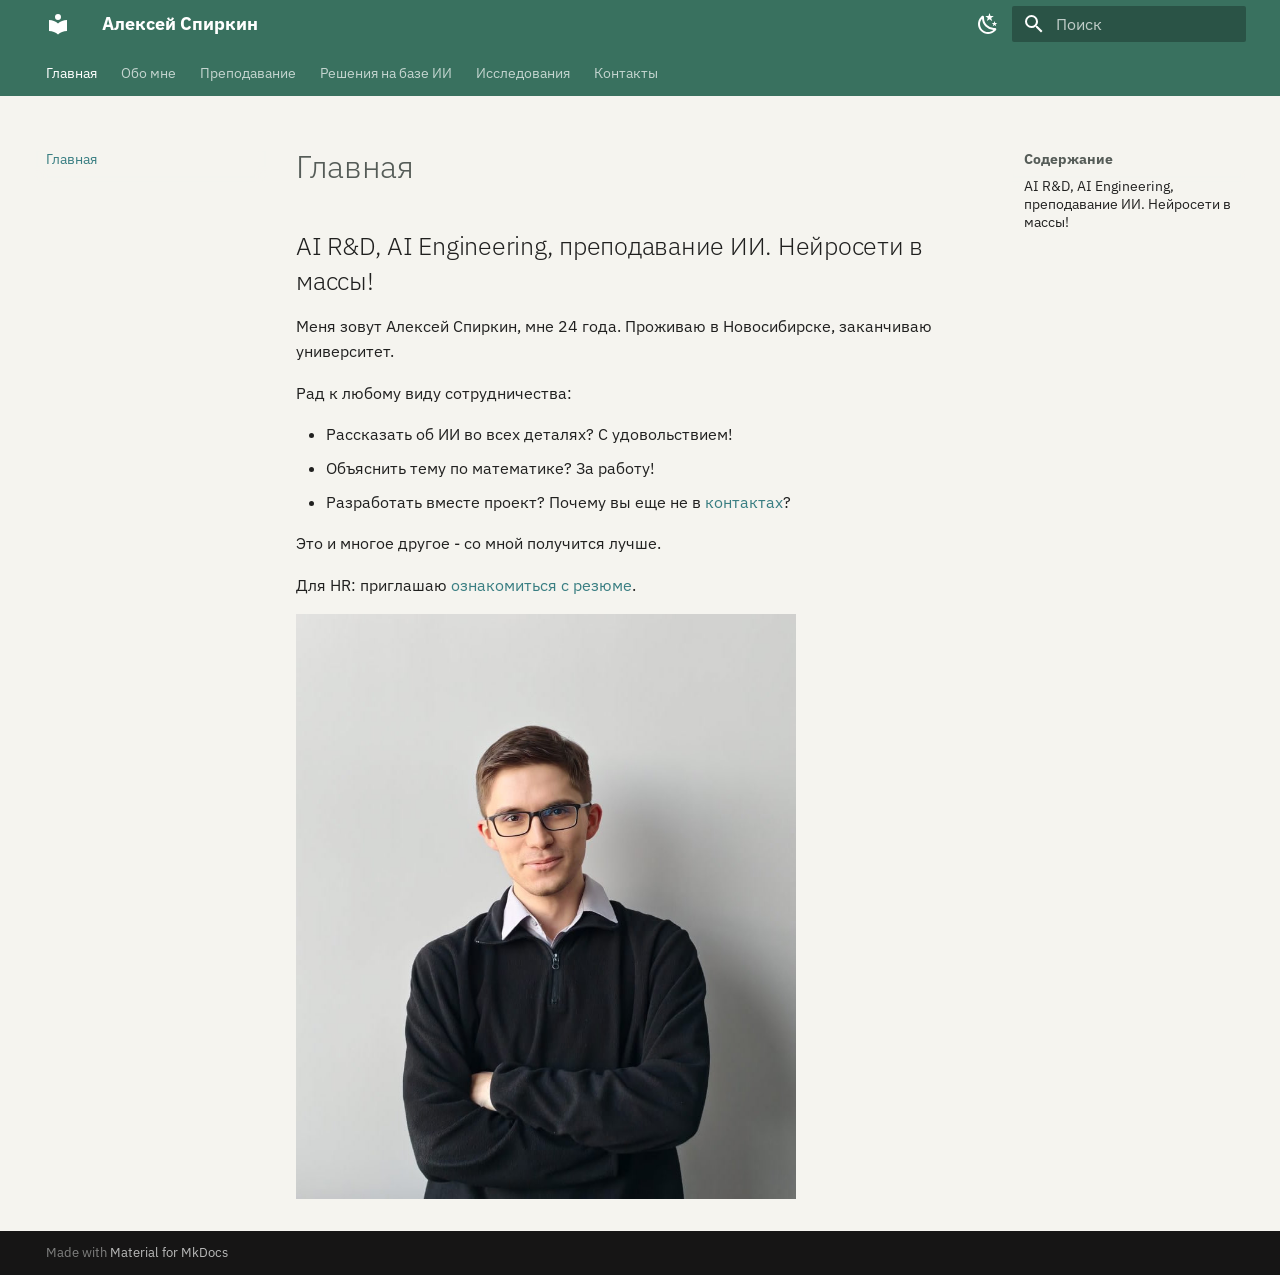
<file: index.html>
<!doctype html>
<html lang="ru" class="no-js">
  <head>
    
      <meta charset="utf-8">
      <meta name="viewport" content="width=device-width,initial-scale=1">
      
        <meta name="description" content="Теория вероятностей и математическая статистика, разработка AI-систем и исследования в области искусственного интеллекта.
">
      
      
        <meta name="author" content="Aleksey Spirkin">
      
      
        <link rel="canonical" href="https://703lovelost.github.io/">
      
      
      
        <link rel="next" href="about/">
      
      
        
      
      
      <link rel="icon" href="assets/images/favicon.png">
      <meta name="generator" content="mkdocs-1.6.1, mkdocs-material-9.7.7">
    
    
      
        <title>Алексей Спиркин</title>
      
    
    
      <link rel="stylesheet" href="assets/stylesheets/main.ec1eaa64.min.css">
      
        
        <link rel="stylesheet" href="assets/stylesheets/palette.ab4e12ef.min.css">
      
      


    
    
      
    
    
      
        
        
        <link rel="preconnect" href="https://fonts.gstatic.com" crossorigin>
        <link rel="stylesheet" href="https://fonts.googleapis.com/css?family=IBM+Plex+Sans:300,300i,400,400i,700,700i%7CIBM+Plex+Mono:400,400i,700,700i&display=fallback">
        <style>:root{--md-text-font:"IBM Plex Sans";--md-code-font:"IBM Plex Mono"}</style>
      
    
    
      <link rel="stylesheet" href="stylesheets/extra.css">
    
    <script>__md_scope=new URL(".",location),__md_hash=e=>[...e].reduce(((e,_)=>(e<<5)-e+_.charCodeAt(0)),0),__md_get=(e,_=localStorage,t=__md_scope)=>JSON.parse(_.getItem(t.pathname+"."+e)),__md_set=(e,_,t=localStorage,a=__md_scope)=>{try{t.setItem(a.pathname+"."+e,JSON.stringify(_))}catch(e){}}</script>
    
      

    
    
  </head>
  
  
    
    
      
    
    
    
    
    <body dir="ltr" data-md-color-scheme="lovelost-light" data-md-color-primary="indigo" data-md-color-accent="indigo">
  
    
    <input class="md-toggle" data-md-toggle="drawer" type="checkbox" id="__drawer" autocomplete="off">
    <input class="md-toggle" data-md-toggle="search" type="checkbox" id="__search" autocomplete="off">
    <label class="md-overlay" for="__drawer"></label>
    <div data-md-component="skip">
      
        
        <a href="#ai_rd_ai_engineering" class="md-skip">
          Перейти к содержанию
        </a>
      
    </div>
    <div data-md-component="announce">
      
    </div>
    
    
      

<header class="md-header" data-md-component="header">
  <nav class="md-header__inner md-grid" aria-label="Верхний колонтитул">
    <a href="." title="Алексей Спиркин" class="md-header__button md-logo" aria-label="Алексей Спиркин" data-md-component="logo">
      
  
  <svg xmlns="http://www.w3.org/2000/svg" viewBox="0 0 24 24"><path d="M12 8a3 3 0 0 0 3-3 3 3 0 0 0-3-3 3 3 0 0 0-3 3 3 3 0 0 0 3 3m0 3.54C9.64 9.35 6.5 8 3 8v11c3.5 0 6.64 1.35 9 3.54 2.36-2.19 5.5-3.54 9-3.54V8c-3.5 0-6.64 1.35-9 3.54"/></svg>

    </a>
    <label class="md-header__button md-icon" for="__drawer">
      
      <svg xmlns="http://www.w3.org/2000/svg" viewBox="0 0 24 24"><path d="M3 6h18v2H3zm0 5h18v2H3zm0 5h18v2H3z"/></svg>
    </label>
    <div class="md-header__title" data-md-component="header-title">
      <div class="md-header__ellipsis">
        <div class="md-header__topic">
          <span class="md-ellipsis">
            Алексей Спиркин
          </span>
        </div>
        <div class="md-header__topic" data-md-component="header-topic">
          <span class="md-ellipsis">
            
              Главная
            
          </span>
        </div>
      </div>
    </div>
    
      
        <form class="md-header__option" data-md-component="palette">
  
    
    
    
    <input class="md-option" data-md-color-media="(prefers-color-scheme: light)" data-md-color-scheme="lovelost-light" data-md-color-primary="indigo" data-md-color-accent="indigo"  aria-label="Тёмная тема"  type="radio" name="__palette" id="__palette_0">
    
      <label class="md-header__button md-icon" title="Тёмная тема" for="__palette_1" hidden>
        <svg xmlns="http://www.w3.org/2000/svg" viewBox="0 0 24 24"><path d="m17.75 4.09-2.53 1.94.91 3.06-2.63-1.81-2.63 1.81.91-3.06-2.53-1.94L12.44 4l1.06-3 1.06 3zm3.5 6.91-1.64 1.25.59 1.98-1.7-1.17-1.7 1.17.59-1.98L15.75 11l2.06-.05L18.5 9l.69 1.95zm-2.28 4.95c.83-.08 1.72 1.1 1.19 1.85-.32.45-.66.87-1.08 1.27C15.17 23 8.84 23 4.94 19.07c-3.91-3.9-3.91-10.24 0-14.14.4-.4.82-.76 1.27-1.08.75-.53 1.93.36 1.85 1.19-.27 2.86.69 5.83 2.89 8.02a9.96 9.96 0 0 0 8.02 2.89m-1.64 2.02a12.08 12.08 0 0 1-7.8-3.47c-2.17-2.19-3.33-5-3.49-7.82-2.81 3.14-2.7 7.96.31 10.98 3.02 3.01 7.84 3.12 10.98.31"/></svg>
      </label>
    
  
    
    
    
    <input class="md-option" data-md-color-media="(prefers-color-scheme: dark)" data-md-color-scheme="lovelost-dark" data-md-color-primary="indigo" data-md-color-accent="indigo"  aria-label="Светлая тема"  type="radio" name="__palette" id="__palette_1">
    
      <label class="md-header__button md-icon" title="Светлая тема" for="__palette_0" hidden>
        <svg xmlns="http://www.w3.org/2000/svg" viewBox="0 0 24 24"><path d="M12 7a5 5 0 0 1 5 5 5 5 0 0 1-5 5 5 5 0 0 1-5-5 5 5 0 0 1 5-5m0 2a3 3 0 0 0-3 3 3 3 0 0 0 3 3 3 3 0 0 0 3-3 3 3 0 0 0-3-3m0-7 2.39 3.42C13.65 5.15 12.84 5 12 5s-1.65.15-2.39.42zM3.34 7l4.16-.35A7.2 7.2 0 0 0 5.94 8.5c-.44.74-.69 1.5-.83 2.29zm.02 10 1.76-3.77a7.131 7.131 0 0 0 2.38 4.14zM20.65 7l-1.77 3.79a7.02 7.02 0 0 0-2.38-4.15zm-.01 10-4.14.36c.59-.51 1.12-1.14 1.54-1.86.42-.73.69-1.5.83-2.29zM12 22l-2.41-3.44c.74.27 1.55.44 2.41.44.82 0 1.63-.17 2.37-.44z"/></svg>
      </label>
    
  
</form>
      
    
    
      <script>var palette=__md_get("__palette");if(palette&&palette.color){if("(prefers-color-scheme)"===palette.color.media){var media=matchMedia("(prefers-color-scheme: light)"),input=document.querySelector(media.matches?"[data-md-color-media='(prefers-color-scheme: light)']":"[data-md-color-media='(prefers-color-scheme: dark)']");palette.color.media=input.getAttribute("data-md-color-media"),palette.color.scheme=input.getAttribute("data-md-color-scheme"),palette.color.primary=input.getAttribute("data-md-color-primary"),palette.color.accent=input.getAttribute("data-md-color-accent")}for(var[key,value]of Object.entries(palette.color))document.body.setAttribute("data-md-color-"+key,value)}</script>
    
    
    
      
      
        <label class="md-header__button md-icon" for="__search">
          
          <svg xmlns="http://www.w3.org/2000/svg" viewBox="0 0 24 24"><path d="M9.5 3A6.5 6.5 0 0 1 16 9.5c0 1.61-.59 3.09-1.56 4.23l.27.27h.79l5 5-1.5 1.5-5-5v-.79l-.27-.27A6.52 6.52 0 0 1 9.5 16 6.5 6.5 0 0 1 3 9.5 6.5 6.5 0 0 1 9.5 3m0 2C7 5 5 7 5 9.5S7 14 9.5 14 14 12 14 9.5 12 5 9.5 5"/></svg>
        </label>
        <div class="md-search" data-md-component="search" role="dialog">
  <label class="md-search__overlay" for="__search"></label>
  <div class="md-search__inner" role="search">
    <form class="md-search__form" name="search">
      <input type="text" class="md-search__input" name="query" aria-label="Поиск" placeholder="Поиск" autocapitalize="off" autocorrect="off" autocomplete="off" spellcheck="false" data-md-component="search-query" required>
      <label class="md-search__icon md-icon" for="__search">
        
        <svg xmlns="http://www.w3.org/2000/svg" viewBox="0 0 24 24"><path d="M9.5 3A6.5 6.5 0 0 1 16 9.5c0 1.61-.59 3.09-1.56 4.23l.27.27h.79l5 5-1.5 1.5-5-5v-.79l-.27-.27A6.52 6.52 0 0 1 9.5 16 6.5 6.5 0 0 1 3 9.5 6.5 6.5 0 0 1 9.5 3m0 2C7 5 5 7 5 9.5S7 14 9.5 14 14 12 14 9.5 12 5 9.5 5"/></svg>
        
        <svg xmlns="http://www.w3.org/2000/svg" viewBox="0 0 24 24"><path d="M20 11v2H8l5.5 5.5-1.42 1.42L4.16 12l7.92-7.92L13.5 5.5 8 11z"/></svg>
      </label>
      <nav class="md-search__options" aria-label="Поиск">
        
        <button type="reset" class="md-search__icon md-icon" title="Очистить" aria-label="Очистить" tabindex="-1">
          
          <svg xmlns="http://www.w3.org/2000/svg" viewBox="0 0 24 24"><path d="M19 6.41 17.59 5 12 10.59 6.41 5 5 6.41 10.59 12 5 17.59 6.41 19 12 13.41 17.59 19 19 17.59 13.41 12z"/></svg>
        </button>
      </nav>
      
    </form>
    <div class="md-search__output">
      <div class="md-search__scrollwrap" tabindex="0" data-md-scrollfix>
        <div class="md-search-result" data-md-component="search-result">
          <div class="md-search-result__meta">
            Инициализация поиска
          </div>
          <ol class="md-search-result__list" role="presentation"></ol>
        </div>
      </div>
    </div>
  </div>
</div>
      
    
    
  </nav>
  
</header>
    
    <div class="md-container" data-md-component="container">
      
      
        
          
            
<nav class="md-tabs" aria-label="Вкладки" data-md-component="tabs">
  <div class="md-grid">
    <ul class="md-tabs__list">
      
        
  
  
  
    
  
  
    <li class="md-tabs__item md-tabs__item--active">
      <a href="." class="md-tabs__link">
        
  
  
    
  
  Главная

      </a>
    </li>
  

      
        
  
  
  
  
    <li class="md-tabs__item">
      <a href="about/" class="md-tabs__link">
        
  
  
    
  
  Обо мне

      </a>
    </li>
  

      
        
  
  
  
  
    
    
      <li class="md-tabs__item">
        <a href="teaching/" class="md-tabs__link">
          
  
  
  Преподавание

        </a>
      </li>
    
  

      
        
  
  
  
  
    
    
      <li class="md-tabs__item">
        <a href="ai-engineering/" class="md-tabs__link">
          
  
  
  Решения на базе ИИ

        </a>
      </li>
    
  

      
        
  
  
  
  
    
    
      <li class="md-tabs__item">
        <a href="research/" class="md-tabs__link">
          
  
  
  Исследования

        </a>
      </li>
    
  

      
        
  
  
  
  
    <li class="md-tabs__item">
      <a href="contacts/" class="md-tabs__link">
        
  
  
    
  
  Контакты

      </a>
    </li>
  

      
    </ul>
  </div>
</nav>
          
        
      
      <main class="md-main" data-md-component="main">
        <div class="md-main__inner md-grid">
          
            
              
              <div class="md-sidebar md-sidebar--primary" data-md-component="sidebar" data-md-type="navigation" >
                <div class="md-sidebar__scrollwrap">
                  <div class="md-sidebar__inner">
                    


  


<nav class="md-nav md-nav--primary md-nav--lifted" aria-label="Навигация" data-md-level="0">
  <label class="md-nav__title" for="__drawer">
    <a href="." title="Алексей Спиркин" class="md-nav__button md-logo" aria-label="Алексей Спиркин" data-md-component="logo">
      
  
  <svg xmlns="http://www.w3.org/2000/svg" viewBox="0 0 24 24"><path d="M12 8a3 3 0 0 0 3-3 3 3 0 0 0-3-3 3 3 0 0 0-3 3 3 3 0 0 0 3 3m0 3.54C9.64 9.35 6.5 8 3 8v11c3.5 0 6.64 1.35 9 3.54 2.36-2.19 5.5-3.54 9-3.54V8c-3.5 0-6.64 1.35-9 3.54"/></svg>

    </a>
    Алексей Спиркин
  </label>
  
  <ul class="md-nav__list" data-md-scrollfix>
    
      
      
  
  
    
  
  
  
    <li class="md-nav__item md-nav__item--active">
      
      <input class="md-nav__toggle md-toggle" type="checkbox" id="__toc">
      
      
      
        <label class="md-nav__link md-nav__link--active" for="__toc">
          
  
  
  <span class="md-ellipsis">
    
  
    Главная
  

    
  </span>
  
  

          <span class="md-nav__icon md-icon"></span>
        </label>
      
      <a href="." class="md-nav__link md-nav__link--active">
        
  
  
  <span class="md-ellipsis">
    
  
    Главная
  

    
  </span>
  
  

      </a>
      
        

<nav class="md-nav md-nav--secondary" aria-label="Содержание">
  
  
  
  
    <label class="md-nav__title" for="__toc">
      <span class="md-nav__icon md-icon"></span>
      Содержание
    </label>
    <ul class="md-nav__list" data-md-component="toc" data-md-scrollfix>
      
        <li class="md-nav__item">
  <a href="#ai_rd_ai_engineering" class="md-nav__link">
    <span class="md-ellipsis">
      
        AI R&amp;D, AI Engineering, преподавание ИИ. Нейросети в массы!
      
    </span>
  </a>
  
</li>
      
    </ul>
  
</nav>
      
    </li>
  

    
      
      
  
  
  
  
    <li class="md-nav__item">
      <a href="about/" class="md-nav__link">
        
  
  
  <span class="md-ellipsis">
    
  
    Обо мне
  

    
  </span>
  
  

      </a>
    </li>
  

    
      
      
  
  
  
  
    
    
    
    
      
      
        
      
    
    
    <li class="md-nav__item md-nav__item--nested">
      
        
        
        <input class="md-nav__toggle md-toggle " type="checkbox" id="__nav_3" >
        
          
          <label class="md-nav__link" for="__nav_3" id="__nav_3_label" tabindex="0">
            
  
  
  <span class="md-ellipsis">
    
  
    Преподавание
  

    
  </span>
  
  

            <span class="md-nav__icon md-icon"></span>
          </label>
        
        <nav class="md-nav" data-md-level="1" aria-labelledby="__nav_3_label" aria-expanded="false">
          <label class="md-nav__title" for="__nav_3">
            <span class="md-nav__icon md-icon"></span>
            
  
    Преподавание
  

          </label>
          <ul class="md-nav__list" data-md-scrollfix>
            
              
                
  
  
  
  
    <li class="md-nav__item">
      <a href="teaching/" class="md-nav__link">
        
  
  
  <span class="md-ellipsis">
    
  
    Мой опыт в преподавании материала
  

    
  </span>
  
  

      </a>
    </li>
  

              
            
          </ul>
        </nav>
      
    </li>
  

    
      
      
  
  
  
  
    
    
    
    
      
      
        
      
    
    
    <li class="md-nav__item md-nav__item--nested">
      
        
        
        <input class="md-nav__toggle md-toggle " type="checkbox" id="__nav_4" >
        
          
          <label class="md-nav__link" for="__nav_4" id="__nav_4_label" tabindex="0">
            
  
  
  <span class="md-ellipsis">
    
  
    Решения на базе ИИ
  

    
  </span>
  
  

            <span class="md-nav__icon md-icon"></span>
          </label>
        
        <nav class="md-nav" data-md-level="1" aria-labelledby="__nav_4_label" aria-expanded="false">
          <label class="md-nav__title" for="__nav_4">
            <span class="md-nav__icon md-icon"></span>
            
  
    Решения на базе ИИ
  

          </label>
          <ul class="md-nav__list" data-md-scrollfix>
            
              
                
  
  
  
  
    <li class="md-nav__item">
      <a href="ai-engineering/" class="md-nav__link">
        
  
  
  <span class="md-ellipsis">
    
  
    Мои крупные проекты на базе ИИ
  

    
  </span>
  
  

      </a>
    </li>
  

              
            
          </ul>
        </nav>
      
    </li>
  

    
      
      
  
  
  
  
    
    
    
    
      
      
        
      
    
    
    <li class="md-nav__item md-nav__item--nested">
      
        
        
        <input class="md-nav__toggle md-toggle " type="checkbox" id="__nav_5" >
        
          
          <label class="md-nav__link" for="__nav_5" id="__nav_5_label" tabindex="0">
            
  
  
  <span class="md-ellipsis">
    
  
    Исследования
  

    
  </span>
  
  

            <span class="md-nav__icon md-icon"></span>
          </label>
        
        <nav class="md-nav" data-md-level="1" aria-labelledby="__nav_5_label" aria-expanded="false">
          <label class="md-nav__title" for="__nav_5">
            <span class="md-nav__icon md-icon"></span>
            
  
    Исследования
  

          </label>
          <ul class="md-nav__list" data-md-scrollfix>
            
              
                
  
  
  
  
    <li class="md-nav__item">
      <a href="research/" class="md-nav__link">
        
  
  
  <span class="md-ellipsis">
    
  
    Мои исследования в области ИИ
  

    
  </span>
  
  

      </a>
    </li>
  

              
            
          </ul>
        </nav>
      
    </li>
  

    
      
      
  
  
  
  
    <li class="md-nav__item">
      <a href="contacts/" class="md-nav__link">
        
  
  
  <span class="md-ellipsis">
    
  
    Контакты
  

    
  </span>
  
  

      </a>
    </li>
  

    
  </ul>
</nav>
                  </div>
                </div>
              </div>
            
            
              
              <div class="md-sidebar md-sidebar--secondary" data-md-component="sidebar" data-md-type="toc" >
                <div class="md-sidebar__scrollwrap">
                  <div class="md-sidebar__inner">
                    

<nav class="md-nav md-nav--secondary" aria-label="Содержание">
  
  
  
  
    <label class="md-nav__title" for="__toc">
      <span class="md-nav__icon md-icon"></span>
      Содержание
    </label>
    <ul class="md-nav__list" data-md-component="toc" data-md-scrollfix>
      
        <li class="md-nav__item">
  <a href="#ai_rd_ai_engineering" class="md-nav__link">
    <span class="md-ellipsis">
      
        AI R&amp;D, AI Engineering, преподавание ИИ. Нейросети в массы!
      
    </span>
  </a>
  
</li>
      
    </ul>
  
</nav>
                  </div>
                </div>
              </div>
            
          
          
            <div class="md-content" data-md-component="content">
              
              <article class="md-content__inner md-typeset">
                
                  



  <h1>Главная</h1>

<h2 id="ai_rd_ai_engineering">AI R&amp;D, AI Engineering, преподавание ИИ. Нейросети в массы!</h2>
<p>Меня зовут Алексей Спиркин, мне 24 года. Проживаю в Новосибирске, заканчиваю университет.</p>
<p>Рад к любому виду сотрудничества:</p>
<ul>
<li>Рассказать об ИИ во всех деталях? С удовольствием!</li>
<li>Объяснить тему по математике? За работу!</li>
<li>Разработать вместе проект? Почему вы еще не в <a href="/contacts">контактах</a>?</li>
</ul>
<p>Это и многое другое - со мной получится лучше.</p>
<p>Для HR: приглашаю <a href="/resume">ознакомиться с резюме</a>.</p>
<p><img style="max-width: 500px; height: auto; " src="img/alekseyspirkin2.jpg"></p>












                
              </article>
            </div>
          
          
<script>var target=document.getElementById(location.hash.slice(1));target&&target.name&&(target.checked=target.name.startsWith("__tabbed_"))</script>
        </div>
        
          <button type="button" class="md-top md-icon" data-md-component="top" hidden>
  
  <svg xmlns="http://www.w3.org/2000/svg" viewBox="0 0 24 24"><path d="M13 20h-2V8l-5.5 5.5-1.42-1.42L12 4.16l7.92 7.92-1.42 1.42L13 8z"/></svg>
  К началу
</button>
        
      </main>
      
        <footer class="md-footer">
  
  <div class="md-footer-meta md-typeset">
    <div class="md-footer-meta__inner md-grid">
      <div class="md-copyright">
  
  
    Made with
    <a href="https://squidfunk.github.io/mkdocs-material/" target="_blank" rel="noopener">
      Material for MkDocs
    </a>
  
</div>
      
    </div>
  </div>
</footer>
      
    </div>
    <div class="md-dialog" data-md-component="dialog">
      <div class="md-dialog__inner md-typeset"></div>
    </div>
    
    
    
      
      
      <script id="__config" type="application/json">{"annotate": null, "base": ".", "features": ["navigation.tabs", "navigation.sections", "navigation.top", "content.code.copy"], "search": "assets/javascripts/workers/search.2c215733.min.js", "tags": null, "translations": {"clipboard.copied": "\u0421\u043a\u043e\u043f\u0438\u0440\u043e\u0432\u0430\u043d\u043e \u0432 \u0431\u0443\u0444\u0435\u0440", "clipboard.copy": "\u041a\u043e\u043f\u0438\u0440\u043e\u0432\u0430\u0442\u044c \u0432 \u0431\u0443\u0444\u0435\u0440", "search.result.more.one": "\u0415\u0449\u0451 1 \u043d\u0430 \u044d\u0442\u043e\u0439 \u0441\u0442\u0440\u0430\u043d\u0438\u0446\u0435", "search.result.more.other": "\u0415\u0449\u0451 # \u043d\u0430 \u044d\u0442\u043e\u0439 \u0441\u0442\u0440\u0430\u043d\u0438\u0446\u0435", "search.result.none": "\u0421\u043e\u0432\u043f\u0430\u0434\u0435\u043d\u0438\u0439 \u043d\u0435 \u043d\u0430\u0439\u0434\u0435\u043d\u043e", "search.result.one": "\u041d\u0430\u0439\u0434\u0435\u043d\u043e 1 \u0441\u043e\u0432\u043f\u0430\u0434\u0435\u043d\u0438\u0435", "search.result.other": "\u041d\u0430\u0439\u0434\u0435\u043d\u043e \u0441\u043e\u0432\u043f\u0430\u0434\u0435\u043d\u0438\u0439: #", "search.result.placeholder": "\u041d\u0430\u0447\u043d\u0438\u0442\u0435 \u043f\u0435\u0447\u0430\u0442\u0430\u0442\u044c \u0434\u043b\u044f \u043f\u043e\u0438\u0441\u043a\u0430", "search.result.term.missing": "\u041e\u0442\u0441\u0443\u0442\u0441\u0442\u0432\u0443\u0435\u0442", "select.version": "\u0412\u044b\u0431\u0435\u0440\u0438\u0442\u0435 \u0432\u0435\u0440\u0441\u0438\u044e"}, "version": null}</script>
    
    
      <script src="assets/javascripts/bundle.d7400e89.min.js"></script>
      
    
  </body>
</html>
</file>
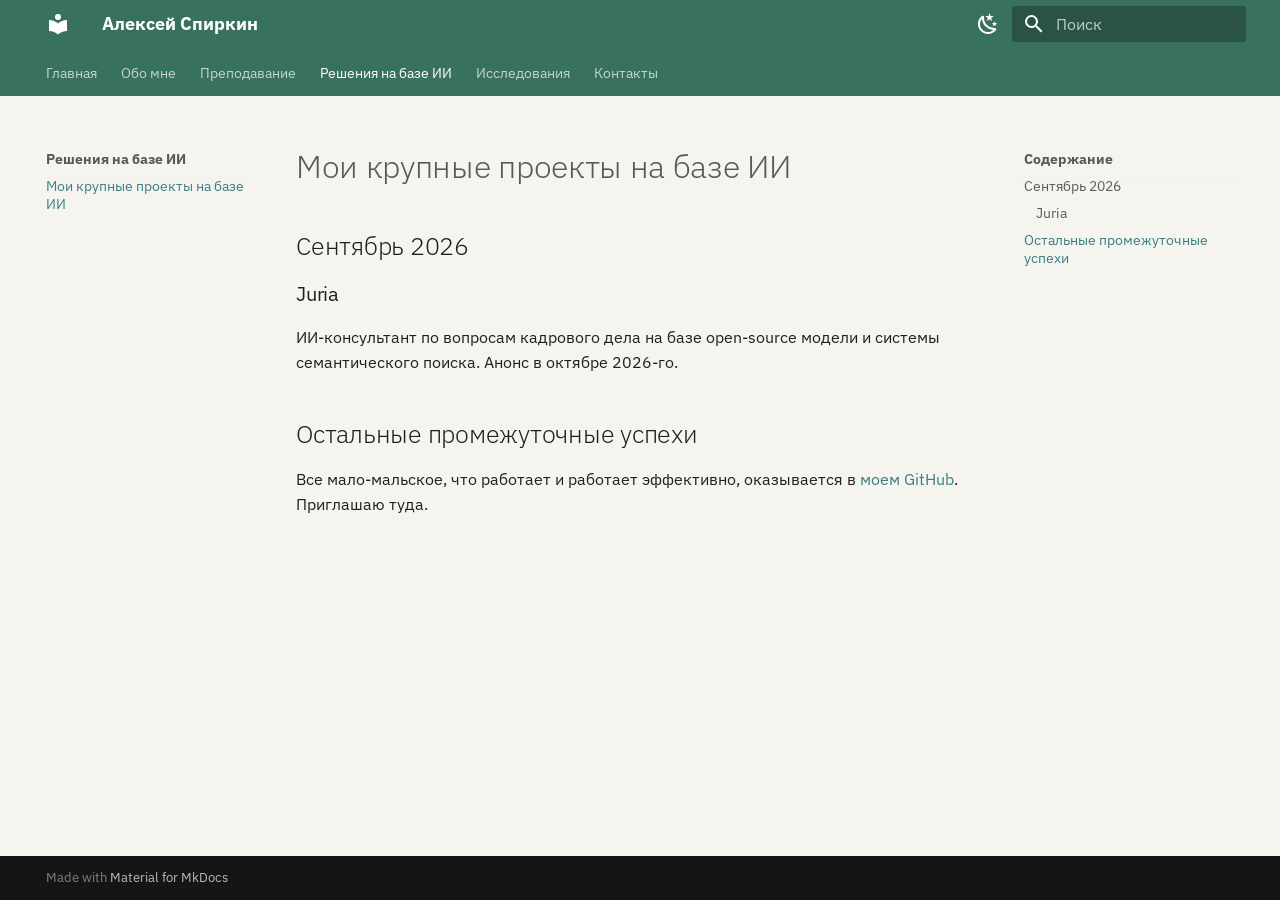
<file: ai-engineering/index.html>
<!doctype html>
<html lang="ru" class="no-js">
  <head>
    
      <meta charset="utf-8">
      <meta name="viewport" content="width=device-width,initial-scale=1">
      
        <meta name="description" content="Теория вероятностей и математическая статистика, разработка AI-систем и исследования в области искусственного интеллекта.
">
      
      
        <meta name="author" content="Aleksey Spirkin">
      
      
        <link rel="canonical" href="https://703lovelost.github.io/ai-engineering/">
      
      
        <link rel="prev" href="../teaching/">
      
      
        <link rel="next" href="../research/">
      
      
        
      
      
      <link rel="icon" href="../assets/images/favicon.png">
      <meta name="generator" content="mkdocs-1.6.1, mkdocs-material-9.7.7">
    
    
      
        <title>Мои крупные проекты на базе ИИ - Алексей Спиркин</title>
      
    
    
      <link rel="stylesheet" href="../assets/stylesheets/main.ec1eaa64.min.css">
      
        
        <link rel="stylesheet" href="../assets/stylesheets/palette.ab4e12ef.min.css">
      
      


    
    
      
    
    
      
        
        
        <link rel="preconnect" href="https://fonts.gstatic.com" crossorigin>
        <link rel="stylesheet" href="https://fonts.googleapis.com/css?family=IBM+Plex+Sans:300,300i,400,400i,700,700i%7CIBM+Plex+Mono:400,400i,700,700i&display=fallback">
        <style>:root{--md-text-font:"IBM Plex Sans";--md-code-font:"IBM Plex Mono"}</style>
      
    
    
      <link rel="stylesheet" href="../stylesheets/extra.css">
    
    <script>__md_scope=new URL("..",location),__md_hash=e=>[...e].reduce(((e,_)=>(e<<5)-e+_.charCodeAt(0)),0),__md_get=(e,_=localStorage,t=__md_scope)=>JSON.parse(_.getItem(t.pathname+"."+e)),__md_set=(e,_,t=localStorage,a=__md_scope)=>{try{t.setItem(a.pathname+"."+e,JSON.stringify(_))}catch(e){}}</script>
    
      

    
    
  </head>
  
  
    
    
      
    
    
    
    
    <body dir="ltr" data-md-color-scheme="lovelost-light" data-md-color-primary="indigo" data-md-color-accent="indigo">
  
    
    <input class="md-toggle" data-md-toggle="drawer" type="checkbox" id="__drawer" autocomplete="off">
    <input class="md-toggle" data-md-toggle="search" type="checkbox" id="__search" autocomplete="off">
    <label class="md-overlay" for="__drawer"></label>
    <div data-md-component="skip">
      
        
        <a href="#_1" class="md-skip">
          Перейти к содержанию
        </a>
      
    </div>
    <div data-md-component="announce">
      
    </div>
    
    
      

<header class="md-header" data-md-component="header">
  <nav class="md-header__inner md-grid" aria-label="Верхний колонтитул">
    <a href=".." title="Алексей Спиркин" class="md-header__button md-logo" aria-label="Алексей Спиркин" data-md-component="logo">
      
  
  <svg xmlns="http://www.w3.org/2000/svg" viewBox="0 0 24 24"><path d="M12 8a3 3 0 0 0 3-3 3 3 0 0 0-3-3 3 3 0 0 0-3 3 3 3 0 0 0 3 3m0 3.54C9.64 9.35 6.5 8 3 8v11c3.5 0 6.64 1.35 9 3.54 2.36-2.19 5.5-3.54 9-3.54V8c-3.5 0-6.64 1.35-9 3.54"/></svg>

    </a>
    <label class="md-header__button md-icon" for="__drawer">
      
      <svg xmlns="http://www.w3.org/2000/svg" viewBox="0 0 24 24"><path d="M3 6h18v2H3zm0 5h18v2H3zm0 5h18v2H3z"/></svg>
    </label>
    <div class="md-header__title" data-md-component="header-title">
      <div class="md-header__ellipsis">
        <div class="md-header__topic">
          <span class="md-ellipsis">
            Алексей Спиркин
          </span>
        </div>
        <div class="md-header__topic" data-md-component="header-topic">
          <span class="md-ellipsis">
            
              Мои крупные проекты на базе ИИ
            
          </span>
        </div>
      </div>
    </div>
    
      
        <form class="md-header__option" data-md-component="palette">
  
    
    
    
    <input class="md-option" data-md-color-media="(prefers-color-scheme: light)" data-md-color-scheme="lovelost-light" data-md-color-primary="indigo" data-md-color-accent="indigo"  aria-label="Тёмная тема"  type="radio" name="__palette" id="__palette_0">
    
      <label class="md-header__button md-icon" title="Тёмная тема" for="__palette_1" hidden>
        <svg xmlns="http://www.w3.org/2000/svg" viewBox="0 0 24 24"><path d="m17.75 4.09-2.53 1.94.91 3.06-2.63-1.81-2.63 1.81.91-3.06-2.53-1.94L12.44 4l1.06-3 1.06 3zm3.5 6.91-1.64 1.25.59 1.98-1.7-1.17-1.7 1.17.59-1.98L15.75 11l2.06-.05L18.5 9l.69 1.95zm-2.28 4.95c.83-.08 1.72 1.1 1.19 1.85-.32.45-.66.87-1.08 1.27C15.17 23 8.84 23 4.94 19.07c-3.91-3.9-3.91-10.24 0-14.14.4-.4.82-.76 1.27-1.08.75-.53 1.93.36 1.85 1.19-.27 2.86.69 5.83 2.89 8.02a9.96 9.96 0 0 0 8.02 2.89m-1.64 2.02a12.08 12.08 0 0 1-7.8-3.47c-2.17-2.19-3.33-5-3.49-7.82-2.81 3.14-2.7 7.96.31 10.98 3.02 3.01 7.84 3.12 10.98.31"/></svg>
      </label>
    
  
    
    
    
    <input class="md-option" data-md-color-media="(prefers-color-scheme: dark)" data-md-color-scheme="lovelost-dark" data-md-color-primary="indigo" data-md-color-accent="indigo"  aria-label="Светлая тема"  type="radio" name="__palette" id="__palette_1">
    
      <label class="md-header__button md-icon" title="Светлая тема" for="__palette_0" hidden>
        <svg xmlns="http://www.w3.org/2000/svg" viewBox="0 0 24 24"><path d="M12 7a5 5 0 0 1 5 5 5 5 0 0 1-5 5 5 5 0 0 1-5-5 5 5 0 0 1 5-5m0 2a3 3 0 0 0-3 3 3 3 0 0 0 3 3 3 3 0 0 0 3-3 3 3 0 0 0-3-3m0-7 2.39 3.42C13.65 5.15 12.84 5 12 5s-1.65.15-2.39.42zM3.34 7l4.16-.35A7.2 7.2 0 0 0 5.94 8.5c-.44.74-.69 1.5-.83 2.29zm.02 10 1.76-3.77a7.131 7.131 0 0 0 2.38 4.14zM20.65 7l-1.77 3.79a7.02 7.02 0 0 0-2.38-4.15zm-.01 10-4.14.36c.59-.51 1.12-1.14 1.54-1.86.42-.73.69-1.5.83-2.29zM12 22l-2.41-3.44c.74.27 1.55.44 2.41.44.82 0 1.63-.17 2.37-.44z"/></svg>
      </label>
    
  
</form>
      
    
    
      <script>var palette=__md_get("__palette");if(palette&&palette.color){if("(prefers-color-scheme)"===palette.color.media){var media=matchMedia("(prefers-color-scheme: light)"),input=document.querySelector(media.matches?"[data-md-color-media='(prefers-color-scheme: light)']":"[data-md-color-media='(prefers-color-scheme: dark)']");palette.color.media=input.getAttribute("data-md-color-media"),palette.color.scheme=input.getAttribute("data-md-color-scheme"),palette.color.primary=input.getAttribute("data-md-color-primary"),palette.color.accent=input.getAttribute("data-md-color-accent")}for(var[key,value]of Object.entries(palette.color))document.body.setAttribute("data-md-color-"+key,value)}</script>
    
    
    
      
      
        <label class="md-header__button md-icon" for="__search">
          
          <svg xmlns="http://www.w3.org/2000/svg" viewBox="0 0 24 24"><path d="M9.5 3A6.5 6.5 0 0 1 16 9.5c0 1.61-.59 3.09-1.56 4.23l.27.27h.79l5 5-1.5 1.5-5-5v-.79l-.27-.27A6.52 6.52 0 0 1 9.5 16 6.5 6.5 0 0 1 3 9.5 6.5 6.5 0 0 1 9.5 3m0 2C7 5 5 7 5 9.5S7 14 9.5 14 14 12 14 9.5 12 5 9.5 5"/></svg>
        </label>
        <div class="md-search" data-md-component="search" role="dialog">
  <label class="md-search__overlay" for="__search"></label>
  <div class="md-search__inner" role="search">
    <form class="md-search__form" name="search">
      <input type="text" class="md-search__input" name="query" aria-label="Поиск" placeholder="Поиск" autocapitalize="off" autocorrect="off" autocomplete="off" spellcheck="false" data-md-component="search-query" required>
      <label class="md-search__icon md-icon" for="__search">
        
        <svg xmlns="http://www.w3.org/2000/svg" viewBox="0 0 24 24"><path d="M9.5 3A6.5 6.5 0 0 1 16 9.5c0 1.61-.59 3.09-1.56 4.23l.27.27h.79l5 5-1.5 1.5-5-5v-.79l-.27-.27A6.52 6.52 0 0 1 9.5 16 6.5 6.5 0 0 1 3 9.5 6.5 6.5 0 0 1 9.5 3m0 2C7 5 5 7 5 9.5S7 14 9.5 14 14 12 14 9.5 12 5 9.5 5"/></svg>
        
        <svg xmlns="http://www.w3.org/2000/svg" viewBox="0 0 24 24"><path d="M20 11v2H8l5.5 5.5-1.42 1.42L4.16 12l7.92-7.92L13.5 5.5 8 11z"/></svg>
      </label>
      <nav class="md-search__options" aria-label="Поиск">
        
        <button type="reset" class="md-search__icon md-icon" title="Очистить" aria-label="Очистить" tabindex="-1">
          
          <svg xmlns="http://www.w3.org/2000/svg" viewBox="0 0 24 24"><path d="M19 6.41 17.59 5 12 10.59 6.41 5 5 6.41 10.59 12 5 17.59 6.41 19 12 13.41 17.59 19 19 17.59 13.41 12z"/></svg>
        </button>
      </nav>
      
    </form>
    <div class="md-search__output">
      <div class="md-search__scrollwrap" tabindex="0" data-md-scrollfix>
        <div class="md-search-result" data-md-component="search-result">
          <div class="md-search-result__meta">
            Инициализация поиска
          </div>
          <ol class="md-search-result__list" role="presentation"></ol>
        </div>
      </div>
    </div>
  </div>
</div>
      
    
    
  </nav>
  
</header>
    
    <div class="md-container" data-md-component="container">
      
      
        
          
            
<nav class="md-tabs" aria-label="Вкладки" data-md-component="tabs">
  <div class="md-grid">
    <ul class="md-tabs__list">
      
        
  
  
  
  
    <li class="md-tabs__item">
      <a href=".." class="md-tabs__link">
        
  
  
    
  
  Главная

      </a>
    </li>
  

      
        
  
  
  
  
    <li class="md-tabs__item">
      <a href="../about/" class="md-tabs__link">
        
  
  
    
  
  Обо мне

      </a>
    </li>
  

      
        
  
  
  
  
    
    
      <li class="md-tabs__item">
        <a href="../teaching/" class="md-tabs__link">
          
  
  
  Преподавание

        </a>
      </li>
    
  

      
        
  
  
  
    
  
  
    
    
      <li class="md-tabs__item md-tabs__item--active">
        <a href="./" class="md-tabs__link">
          
  
  
  Решения на базе ИИ

        </a>
      </li>
    
  

      
        
  
  
  
  
    
    
      <li class="md-tabs__item">
        <a href="../research/" class="md-tabs__link">
          
  
  
  Исследования

        </a>
      </li>
    
  

      
        
  
  
  
  
    <li class="md-tabs__item">
      <a href="../contacts/" class="md-tabs__link">
        
  
  
    
  
  Контакты

      </a>
    </li>
  

      
    </ul>
  </div>
</nav>
          
        
      
      <main class="md-main" data-md-component="main">
        <div class="md-main__inner md-grid">
          
            
              
              <div class="md-sidebar md-sidebar--primary" data-md-component="sidebar" data-md-type="navigation" >
                <div class="md-sidebar__scrollwrap">
                  <div class="md-sidebar__inner">
                    


  


<nav class="md-nav md-nav--primary md-nav--lifted" aria-label="Навигация" data-md-level="0">
  <label class="md-nav__title" for="__drawer">
    <a href=".." title="Алексей Спиркин" class="md-nav__button md-logo" aria-label="Алексей Спиркин" data-md-component="logo">
      
  
  <svg xmlns="http://www.w3.org/2000/svg" viewBox="0 0 24 24"><path d="M12 8a3 3 0 0 0 3-3 3 3 0 0 0-3-3 3 3 0 0 0-3 3 3 3 0 0 0 3 3m0 3.54C9.64 9.35 6.5 8 3 8v11c3.5 0 6.64 1.35 9 3.54 2.36-2.19 5.5-3.54 9-3.54V8c-3.5 0-6.64 1.35-9 3.54"/></svg>

    </a>
    Алексей Спиркин
  </label>
  
  <ul class="md-nav__list" data-md-scrollfix>
    
      
      
  
  
  
  
    <li class="md-nav__item">
      <a href=".." class="md-nav__link">
        
  
  
  <span class="md-ellipsis">
    
  
    Главная
  

    
  </span>
  
  

      </a>
    </li>
  

    
      
      
  
  
  
  
    <li class="md-nav__item">
      <a href="../about/" class="md-nav__link">
        
  
  
  <span class="md-ellipsis">
    
  
    Обо мне
  

    
  </span>
  
  

      </a>
    </li>
  

    
      
      
  
  
  
  
    
    
    
    
      
      
        
      
    
    
    <li class="md-nav__item md-nav__item--nested">
      
        
        
        <input class="md-nav__toggle md-toggle " type="checkbox" id="__nav_3" >
        
          
          <label class="md-nav__link" for="__nav_3" id="__nav_3_label" tabindex="0">
            
  
  
  <span class="md-ellipsis">
    
  
    Преподавание
  

    
  </span>
  
  

            <span class="md-nav__icon md-icon"></span>
          </label>
        
        <nav class="md-nav" data-md-level="1" aria-labelledby="__nav_3_label" aria-expanded="false">
          <label class="md-nav__title" for="__nav_3">
            <span class="md-nav__icon md-icon"></span>
            
  
    Преподавание
  

          </label>
          <ul class="md-nav__list" data-md-scrollfix>
            
              
                
  
  
  
  
    <li class="md-nav__item">
      <a href="../teaching/" class="md-nav__link">
        
  
  
  <span class="md-ellipsis">
    
  
    Мой опыт в преподавании материала
  

    
  </span>
  
  

      </a>
    </li>
  

              
            
          </ul>
        </nav>
      
    </li>
  

    
      
      
  
  
    
  
  
  
    
    
    
    
      
        
        
      
      
        
      
    
    
    <li class="md-nav__item md-nav__item--active md-nav__item--section md-nav__item--nested">
      
        
        
        <input class="md-nav__toggle md-toggle " type="checkbox" id="__nav_4" checked>
        
          
          <label class="md-nav__link" for="__nav_4" id="__nav_4_label" tabindex="">
            
  
  
  <span class="md-ellipsis">
    
  
    Решения на базе ИИ
  

    
  </span>
  
  

            <span class="md-nav__icon md-icon"></span>
          </label>
        
        <nav class="md-nav" data-md-level="1" aria-labelledby="__nav_4_label" aria-expanded="true">
          <label class="md-nav__title" for="__nav_4">
            <span class="md-nav__icon md-icon"></span>
            
  
    Решения на базе ИИ
  

          </label>
          <ul class="md-nav__list" data-md-scrollfix>
            
              
                
  
  
    
  
  
  
    <li class="md-nav__item md-nav__item--active">
      
      <input class="md-nav__toggle md-toggle" type="checkbox" id="__toc">
      
      
        
      
      
        <label class="md-nav__link md-nav__link--active" for="__toc">
          
  
  
  <span class="md-ellipsis">
    
  
    Мои крупные проекты на базе ИИ
  

    
  </span>
  
  

          <span class="md-nav__icon md-icon"></span>
        </label>
      
      <a href="./" class="md-nav__link md-nav__link--active">
        
  
  
  <span class="md-ellipsis">
    
  
    Мои крупные проекты на базе ИИ
  

    
  </span>
  
  

      </a>
      
        

<nav class="md-nav md-nav--secondary" aria-label="Содержание">
  
  
  
    
  
  
    <label class="md-nav__title" for="__toc">
      <span class="md-nav__icon md-icon"></span>
      Содержание
    </label>
    <ul class="md-nav__list" data-md-component="toc" data-md-scrollfix>
      
        <li class="md-nav__item">
  <a href="#2026" class="md-nav__link">
    <span class="md-ellipsis">
      
        Сентябрь 2026
      
    </span>
  </a>
  
    <nav class="md-nav" aria-label="Сентябрь 2026">
      <ul class="md-nav__list">
        
          <li class="md-nav__item">
  <a href="#juria" class="md-nav__link">
    <span class="md-ellipsis">
      
        Juria
      
    </span>
  </a>
  
</li>
        
      </ul>
    </nav>
  
</li>
      
        <li class="md-nav__item">
  <a href="#_2" class="md-nav__link">
    <span class="md-ellipsis">
      
        Остальные промежуточные успехи
      
    </span>
  </a>
  
</li>
      
    </ul>
  
</nav>
      
    </li>
  

              
            
          </ul>
        </nav>
      
    </li>
  

    
      
      
  
  
  
  
    
    
    
    
      
      
        
      
    
    
    <li class="md-nav__item md-nav__item--nested">
      
        
        
        <input class="md-nav__toggle md-toggle " type="checkbox" id="__nav_5" >
        
          
          <label class="md-nav__link" for="__nav_5" id="__nav_5_label" tabindex="0">
            
  
  
  <span class="md-ellipsis">
    
  
    Исследования
  

    
  </span>
  
  

            <span class="md-nav__icon md-icon"></span>
          </label>
        
        <nav class="md-nav" data-md-level="1" aria-labelledby="__nav_5_label" aria-expanded="false">
          <label class="md-nav__title" for="__nav_5">
            <span class="md-nav__icon md-icon"></span>
            
  
    Исследования
  

          </label>
          <ul class="md-nav__list" data-md-scrollfix>
            
              
                
  
  
  
  
    <li class="md-nav__item">
      <a href="../research/" class="md-nav__link">
        
  
  
  <span class="md-ellipsis">
    
  
    Мои исследования в области ИИ
  

    
  </span>
  
  

      </a>
    </li>
  

              
            
          </ul>
        </nav>
      
    </li>
  

    
      
      
  
  
  
  
    <li class="md-nav__item">
      <a href="../contacts/" class="md-nav__link">
        
  
  
  <span class="md-ellipsis">
    
  
    Контакты
  

    
  </span>
  
  

      </a>
    </li>
  

    
  </ul>
</nav>
                  </div>
                </div>
              </div>
            
            
              
              <div class="md-sidebar md-sidebar--secondary" data-md-component="sidebar" data-md-type="toc" >
                <div class="md-sidebar__scrollwrap">
                  <div class="md-sidebar__inner">
                    

<nav class="md-nav md-nav--secondary" aria-label="Содержание">
  
  
  
    
  
  
    <label class="md-nav__title" for="__toc">
      <span class="md-nav__icon md-icon"></span>
      Содержание
    </label>
    <ul class="md-nav__list" data-md-component="toc" data-md-scrollfix>
      
        <li class="md-nav__item">
  <a href="#2026" class="md-nav__link">
    <span class="md-ellipsis">
      
        Сентябрь 2026
      
    </span>
  </a>
  
    <nav class="md-nav" aria-label="Сентябрь 2026">
      <ul class="md-nav__list">
        
          <li class="md-nav__item">
  <a href="#juria" class="md-nav__link">
    <span class="md-ellipsis">
      
        Juria
      
    </span>
  </a>
  
</li>
        
      </ul>
    </nav>
  
</li>
      
        <li class="md-nav__item">
  <a href="#_2" class="md-nav__link">
    <span class="md-ellipsis">
      
        Остальные промежуточные успехи
      
    </span>
  </a>
  
</li>
      
    </ul>
  
</nav>
                  </div>
                </div>
              </div>
            
          
          
            <div class="md-content" data-md-component="content">
              
              <article class="md-content__inner md-typeset">
                
                  



<h1 id="_1">Мои крупные проекты на базе ИИ</h1>
<h2 id="2026">Сентябрь 2026</h2>
<h3 id="juria">Juria</h3>
<p>ИИ-консультант по вопросам кадрового дела на базе open-source модели и системы семантического поиска. Анонс в октябре 2026-го.</p>
<h2 id="_2">Остальные промежуточные успехи</h2>
<p>Все мало-мальское, что работает и работает эффективно, оказывается в <a href="https://github.com/703lovelost">моем GitHub</a>. Приглашаю туда.</p>












                
              </article>
            </div>
          
          
<script>var target=document.getElementById(location.hash.slice(1));target&&target.name&&(target.checked=target.name.startsWith("__tabbed_"))</script>
        </div>
        
          <button type="button" class="md-top md-icon" data-md-component="top" hidden>
  
  <svg xmlns="http://www.w3.org/2000/svg" viewBox="0 0 24 24"><path d="M13 20h-2V8l-5.5 5.5-1.42-1.42L12 4.16l7.92 7.92-1.42 1.42L13 8z"/></svg>
  К началу
</button>
        
      </main>
      
        <footer class="md-footer">
  
  <div class="md-footer-meta md-typeset">
    <div class="md-footer-meta__inner md-grid">
      <div class="md-copyright">
  
  
    Made with
    <a href="https://squidfunk.github.io/mkdocs-material/" target="_blank" rel="noopener">
      Material for MkDocs
    </a>
  
</div>
      
    </div>
  </div>
</footer>
      
    </div>
    <div class="md-dialog" data-md-component="dialog">
      <div class="md-dialog__inner md-typeset"></div>
    </div>
    
    
    
      
      
      <script id="__config" type="application/json">{"annotate": null, "base": "..", "features": ["navigation.tabs", "navigation.sections", "navigation.top", "content.code.copy"], "search": "../assets/javascripts/workers/search.2c215733.min.js", "tags": null, "translations": {"clipboard.copied": "\u0421\u043a\u043e\u043f\u0438\u0440\u043e\u0432\u0430\u043d\u043e \u0432 \u0431\u0443\u0444\u0435\u0440", "clipboard.copy": "\u041a\u043e\u043f\u0438\u0440\u043e\u0432\u0430\u0442\u044c \u0432 \u0431\u0443\u0444\u0435\u0440", "search.result.more.one": "\u0415\u0449\u0451 1 \u043d\u0430 \u044d\u0442\u043e\u0439 \u0441\u0442\u0440\u0430\u043d\u0438\u0446\u0435", "search.result.more.other": "\u0415\u0449\u0451 # \u043d\u0430 \u044d\u0442\u043e\u0439 \u0441\u0442\u0440\u0430\u043d\u0438\u0446\u0435", "search.result.none": "\u0421\u043e\u0432\u043f\u0430\u0434\u0435\u043d\u0438\u0439 \u043d\u0435 \u043d\u0430\u0439\u0434\u0435\u043d\u043e", "search.result.one": "\u041d\u0430\u0439\u0434\u0435\u043d\u043e 1 \u0441\u043e\u0432\u043f\u0430\u0434\u0435\u043d\u0438\u0435", "search.result.other": "\u041d\u0430\u0439\u0434\u0435\u043d\u043e \u0441\u043e\u0432\u043f\u0430\u0434\u0435\u043d\u0438\u0439: #", "search.result.placeholder": "\u041d\u0430\u0447\u043d\u0438\u0442\u0435 \u043f\u0435\u0447\u0430\u0442\u0430\u0442\u044c \u0434\u043b\u044f \u043f\u043e\u0438\u0441\u043a\u0430", "search.result.term.missing": "\u041e\u0442\u0441\u0443\u0442\u0441\u0442\u0432\u0443\u0435\u0442", "select.version": "\u0412\u044b\u0431\u0435\u0440\u0438\u0442\u0435 \u0432\u0435\u0440\u0441\u0438\u044e"}, "version": null}</script>
    
    
      <script src="../assets/javascripts/bundle.d7400e89.min.js"></script>
      
    
  </body>
</html>
</file>
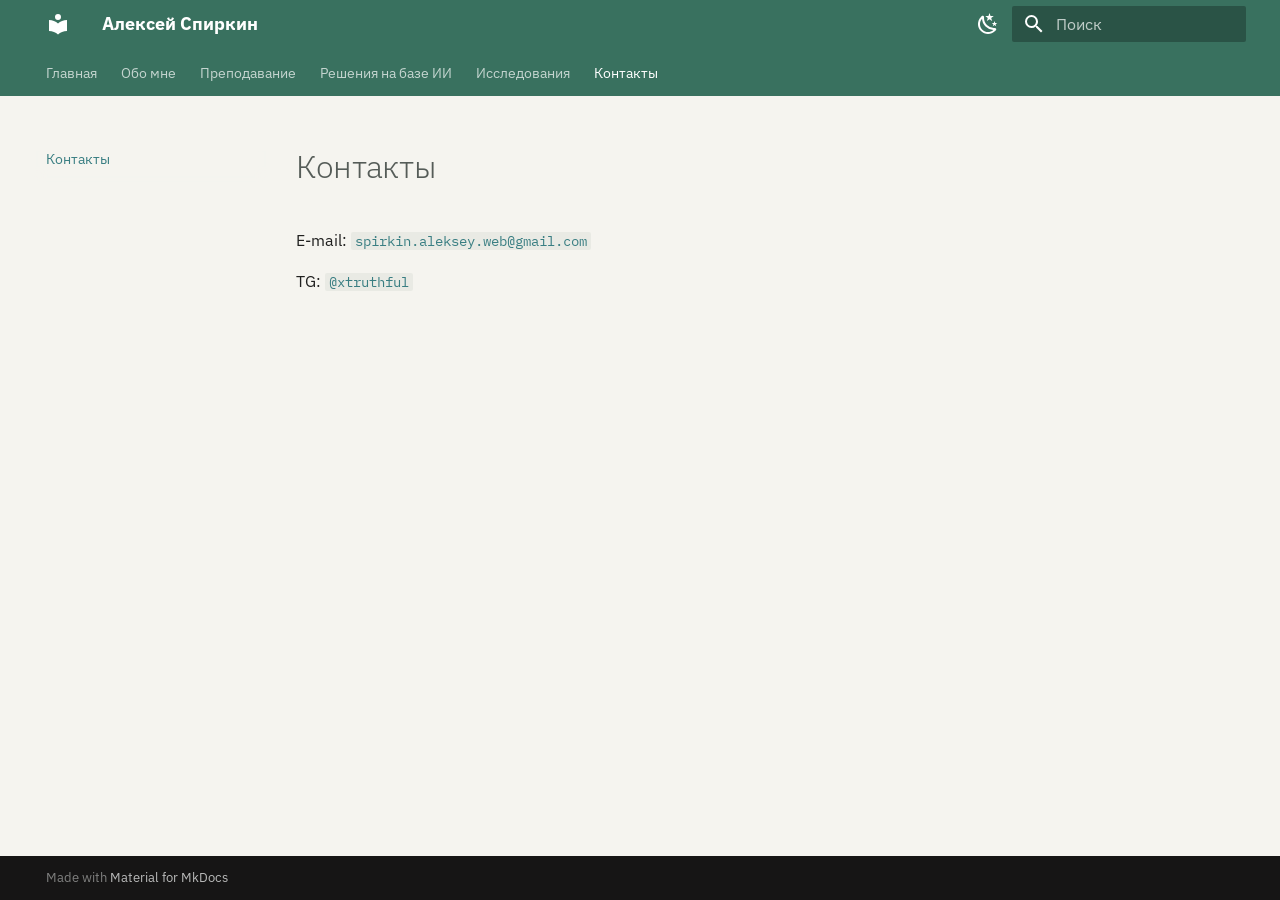
<file: contacts/index.html>
<!doctype html>
<html lang="ru" class="no-js">
  <head>
    
      <meta charset="utf-8">
      <meta name="viewport" content="width=device-width,initial-scale=1">
      
        <meta name="description" content="Теория вероятностей и математическая статистика, разработка AI-систем и исследования в области искусственного интеллекта.
">
      
      
        <meta name="author" content="Aleksey Spirkin">
      
      
        <link rel="canonical" href="https://703lovelost.github.io/contacts/">
      
      
        <link rel="prev" href="../research/">
      
      
      
        
      
      
      <link rel="icon" href="../assets/images/favicon.png">
      <meta name="generator" content="mkdocs-1.6.1, mkdocs-material-9.7.7">
    
    
      
        <title>Контакты - Алексей Спиркин</title>
      
    
    
      <link rel="stylesheet" href="../assets/stylesheets/main.ec1eaa64.min.css">
      
        
        <link rel="stylesheet" href="../assets/stylesheets/palette.ab4e12ef.min.css">
      
      


    
    
      
    
    
      
        
        
        <link rel="preconnect" href="https://fonts.gstatic.com" crossorigin>
        <link rel="stylesheet" href="https://fonts.googleapis.com/css?family=IBM+Plex+Sans:300,300i,400,400i,700,700i%7CIBM+Plex+Mono:400,400i,700,700i&display=fallback">
        <style>:root{--md-text-font:"IBM Plex Sans";--md-code-font:"IBM Plex Mono"}</style>
      
    
    
      <link rel="stylesheet" href="../stylesheets/extra.css">
    
    <script>__md_scope=new URL("..",location),__md_hash=e=>[...e].reduce(((e,_)=>(e<<5)-e+_.charCodeAt(0)),0),__md_get=(e,_=localStorage,t=__md_scope)=>JSON.parse(_.getItem(t.pathname+"."+e)),__md_set=(e,_,t=localStorage,a=__md_scope)=>{try{t.setItem(a.pathname+"."+e,JSON.stringify(_))}catch(e){}}</script>
    
      

    
    
  </head>
  
  
    
    
      
    
    
    
    
    <body dir="ltr" data-md-color-scheme="lovelost-light" data-md-color-primary="indigo" data-md-color-accent="indigo">
  
    
    <input class="md-toggle" data-md-toggle="drawer" type="checkbox" id="__drawer" autocomplete="off">
    <input class="md-toggle" data-md-toggle="search" type="checkbox" id="__search" autocomplete="off">
    <label class="md-overlay" for="__drawer"></label>
    <div data-md-component="skip">
      
        
        <a href="#_1" class="md-skip">
          Перейти к содержанию
        </a>
      
    </div>
    <div data-md-component="announce">
      
    </div>
    
    
      

<header class="md-header" data-md-component="header">
  <nav class="md-header__inner md-grid" aria-label="Верхний колонтитул">
    <a href=".." title="Алексей Спиркин" class="md-header__button md-logo" aria-label="Алексей Спиркин" data-md-component="logo">
      
  
  <svg xmlns="http://www.w3.org/2000/svg" viewBox="0 0 24 24"><path d="M12 8a3 3 0 0 0 3-3 3 3 0 0 0-3-3 3 3 0 0 0-3 3 3 3 0 0 0 3 3m0 3.54C9.64 9.35 6.5 8 3 8v11c3.5 0 6.64 1.35 9 3.54 2.36-2.19 5.5-3.54 9-3.54V8c-3.5 0-6.64 1.35-9 3.54"/></svg>

    </a>
    <label class="md-header__button md-icon" for="__drawer">
      
      <svg xmlns="http://www.w3.org/2000/svg" viewBox="0 0 24 24"><path d="M3 6h18v2H3zm0 5h18v2H3zm0 5h18v2H3z"/></svg>
    </label>
    <div class="md-header__title" data-md-component="header-title">
      <div class="md-header__ellipsis">
        <div class="md-header__topic">
          <span class="md-ellipsis">
            Алексей Спиркин
          </span>
        </div>
        <div class="md-header__topic" data-md-component="header-topic">
          <span class="md-ellipsis">
            
              Контакты
            
          </span>
        </div>
      </div>
    </div>
    
      
        <form class="md-header__option" data-md-component="palette">
  
    
    
    
    <input class="md-option" data-md-color-media="(prefers-color-scheme: light)" data-md-color-scheme="lovelost-light" data-md-color-primary="indigo" data-md-color-accent="indigo"  aria-label="Тёмная тема"  type="radio" name="__palette" id="__palette_0">
    
      <label class="md-header__button md-icon" title="Тёмная тема" for="__palette_1" hidden>
        <svg xmlns="http://www.w3.org/2000/svg" viewBox="0 0 24 24"><path d="m17.75 4.09-2.53 1.94.91 3.06-2.63-1.81-2.63 1.81.91-3.06-2.53-1.94L12.44 4l1.06-3 1.06 3zm3.5 6.91-1.64 1.25.59 1.98-1.7-1.17-1.7 1.17.59-1.98L15.75 11l2.06-.05L18.5 9l.69 1.95zm-2.28 4.95c.83-.08 1.72 1.1 1.19 1.85-.32.45-.66.87-1.08 1.27C15.17 23 8.84 23 4.94 19.07c-3.91-3.9-3.91-10.24 0-14.14.4-.4.82-.76 1.27-1.08.75-.53 1.93.36 1.85 1.19-.27 2.86.69 5.83 2.89 8.02a9.96 9.96 0 0 0 8.02 2.89m-1.64 2.02a12.08 12.08 0 0 1-7.8-3.47c-2.17-2.19-3.33-5-3.49-7.82-2.81 3.14-2.7 7.96.31 10.98 3.02 3.01 7.84 3.12 10.98.31"/></svg>
      </label>
    
  
    
    
    
    <input class="md-option" data-md-color-media="(prefers-color-scheme: dark)" data-md-color-scheme="lovelost-dark" data-md-color-primary="indigo" data-md-color-accent="indigo"  aria-label="Светлая тема"  type="radio" name="__palette" id="__palette_1">
    
      <label class="md-header__button md-icon" title="Светлая тема" for="__palette_0" hidden>
        <svg xmlns="http://www.w3.org/2000/svg" viewBox="0 0 24 24"><path d="M12 7a5 5 0 0 1 5 5 5 5 0 0 1-5 5 5 5 0 0 1-5-5 5 5 0 0 1 5-5m0 2a3 3 0 0 0-3 3 3 3 0 0 0 3 3 3 3 0 0 0 3-3 3 3 0 0 0-3-3m0-7 2.39 3.42C13.65 5.15 12.84 5 12 5s-1.65.15-2.39.42zM3.34 7l4.16-.35A7.2 7.2 0 0 0 5.94 8.5c-.44.74-.69 1.5-.83 2.29zm.02 10 1.76-3.77a7.131 7.131 0 0 0 2.38 4.14zM20.65 7l-1.77 3.79a7.02 7.02 0 0 0-2.38-4.15zm-.01 10-4.14.36c.59-.51 1.12-1.14 1.54-1.86.42-.73.69-1.5.83-2.29zM12 22l-2.41-3.44c.74.27 1.55.44 2.41.44.82 0 1.63-.17 2.37-.44z"/></svg>
      </label>
    
  
</form>
      
    
    
      <script>var palette=__md_get("__palette");if(palette&&palette.color){if("(prefers-color-scheme)"===palette.color.media){var media=matchMedia("(prefers-color-scheme: light)"),input=document.querySelector(media.matches?"[data-md-color-media='(prefers-color-scheme: light)']":"[data-md-color-media='(prefers-color-scheme: dark)']");palette.color.media=input.getAttribute("data-md-color-media"),palette.color.scheme=input.getAttribute("data-md-color-scheme"),palette.color.primary=input.getAttribute("data-md-color-primary"),palette.color.accent=input.getAttribute("data-md-color-accent")}for(var[key,value]of Object.entries(palette.color))document.body.setAttribute("data-md-color-"+key,value)}</script>
    
    
    
      
      
        <label class="md-header__button md-icon" for="__search">
          
          <svg xmlns="http://www.w3.org/2000/svg" viewBox="0 0 24 24"><path d="M9.5 3A6.5 6.5 0 0 1 16 9.5c0 1.61-.59 3.09-1.56 4.23l.27.27h.79l5 5-1.5 1.5-5-5v-.79l-.27-.27A6.52 6.52 0 0 1 9.5 16 6.5 6.5 0 0 1 3 9.5 6.5 6.5 0 0 1 9.5 3m0 2C7 5 5 7 5 9.5S7 14 9.5 14 14 12 14 9.5 12 5 9.5 5"/></svg>
        </label>
        <div class="md-search" data-md-component="search" role="dialog">
  <label class="md-search__overlay" for="__search"></label>
  <div class="md-search__inner" role="search">
    <form class="md-search__form" name="search">
      <input type="text" class="md-search__input" name="query" aria-label="Поиск" placeholder="Поиск" autocapitalize="off" autocorrect="off" autocomplete="off" spellcheck="false" data-md-component="search-query" required>
      <label class="md-search__icon md-icon" for="__search">
        
        <svg xmlns="http://www.w3.org/2000/svg" viewBox="0 0 24 24"><path d="M9.5 3A6.5 6.5 0 0 1 16 9.5c0 1.61-.59 3.09-1.56 4.23l.27.27h.79l5 5-1.5 1.5-5-5v-.79l-.27-.27A6.52 6.52 0 0 1 9.5 16 6.5 6.5 0 0 1 3 9.5 6.5 6.5 0 0 1 9.5 3m0 2C7 5 5 7 5 9.5S7 14 9.5 14 14 12 14 9.5 12 5 9.5 5"/></svg>
        
        <svg xmlns="http://www.w3.org/2000/svg" viewBox="0 0 24 24"><path d="M20 11v2H8l5.5 5.5-1.42 1.42L4.16 12l7.92-7.92L13.5 5.5 8 11z"/></svg>
      </label>
      <nav class="md-search__options" aria-label="Поиск">
        
        <button type="reset" class="md-search__icon md-icon" title="Очистить" aria-label="Очистить" tabindex="-1">
          
          <svg xmlns="http://www.w3.org/2000/svg" viewBox="0 0 24 24"><path d="M19 6.41 17.59 5 12 10.59 6.41 5 5 6.41 10.59 12 5 17.59 6.41 19 12 13.41 17.59 19 19 17.59 13.41 12z"/></svg>
        </button>
      </nav>
      
    </form>
    <div class="md-search__output">
      <div class="md-search__scrollwrap" tabindex="0" data-md-scrollfix>
        <div class="md-search-result" data-md-component="search-result">
          <div class="md-search-result__meta">
            Инициализация поиска
          </div>
          <ol class="md-search-result__list" role="presentation"></ol>
        </div>
      </div>
    </div>
  </div>
</div>
      
    
    
  </nav>
  
</header>
    
    <div class="md-container" data-md-component="container">
      
      
        
          
            
<nav class="md-tabs" aria-label="Вкладки" data-md-component="tabs">
  <div class="md-grid">
    <ul class="md-tabs__list">
      
        
  
  
  
  
    <li class="md-tabs__item">
      <a href=".." class="md-tabs__link">
        
  
  
    
  
  Главная

      </a>
    </li>
  

      
        
  
  
  
  
    <li class="md-tabs__item">
      <a href="../about/" class="md-tabs__link">
        
  
  
    
  
  Обо мне

      </a>
    </li>
  

      
        
  
  
  
  
    
    
      <li class="md-tabs__item">
        <a href="../teaching/" class="md-tabs__link">
          
  
  
  Преподавание

        </a>
      </li>
    
  

      
        
  
  
  
  
    
    
      <li class="md-tabs__item">
        <a href="../ai-engineering/" class="md-tabs__link">
          
  
  
  Решения на базе ИИ

        </a>
      </li>
    
  

      
        
  
  
  
  
    
    
      <li class="md-tabs__item">
        <a href="../research/" class="md-tabs__link">
          
  
  
  Исследования

        </a>
      </li>
    
  

      
        
  
  
  
    
  
  
    <li class="md-tabs__item md-tabs__item--active">
      <a href="./" class="md-tabs__link">
        
  
  
    
  
  Контакты

      </a>
    </li>
  

      
    </ul>
  </div>
</nav>
          
        
      
      <main class="md-main" data-md-component="main">
        <div class="md-main__inner md-grid">
          
            
              
              <div class="md-sidebar md-sidebar--primary" data-md-component="sidebar" data-md-type="navigation" >
                <div class="md-sidebar__scrollwrap">
                  <div class="md-sidebar__inner">
                    


  


<nav class="md-nav md-nav--primary md-nav--lifted" aria-label="Навигация" data-md-level="0">
  <label class="md-nav__title" for="__drawer">
    <a href=".." title="Алексей Спиркин" class="md-nav__button md-logo" aria-label="Алексей Спиркин" data-md-component="logo">
      
  
  <svg xmlns="http://www.w3.org/2000/svg" viewBox="0 0 24 24"><path d="M12 8a3 3 0 0 0 3-3 3 3 0 0 0-3-3 3 3 0 0 0-3 3 3 3 0 0 0 3 3m0 3.54C9.64 9.35 6.5 8 3 8v11c3.5 0 6.64 1.35 9 3.54 2.36-2.19 5.5-3.54 9-3.54V8c-3.5 0-6.64 1.35-9 3.54"/></svg>

    </a>
    Алексей Спиркин
  </label>
  
  <ul class="md-nav__list" data-md-scrollfix>
    
      
      
  
  
  
  
    <li class="md-nav__item">
      <a href=".." class="md-nav__link">
        
  
  
  <span class="md-ellipsis">
    
  
    Главная
  

    
  </span>
  
  

      </a>
    </li>
  

    
      
      
  
  
  
  
    <li class="md-nav__item">
      <a href="../about/" class="md-nav__link">
        
  
  
  <span class="md-ellipsis">
    
  
    Обо мне
  

    
  </span>
  
  

      </a>
    </li>
  

    
      
      
  
  
  
  
    
    
    
    
      
      
        
      
    
    
    <li class="md-nav__item md-nav__item--nested">
      
        
        
        <input class="md-nav__toggle md-toggle " type="checkbox" id="__nav_3" >
        
          
          <label class="md-nav__link" for="__nav_3" id="__nav_3_label" tabindex="0">
            
  
  
  <span class="md-ellipsis">
    
  
    Преподавание
  

    
  </span>
  
  

            <span class="md-nav__icon md-icon"></span>
          </label>
        
        <nav class="md-nav" data-md-level="1" aria-labelledby="__nav_3_label" aria-expanded="false">
          <label class="md-nav__title" for="__nav_3">
            <span class="md-nav__icon md-icon"></span>
            
  
    Преподавание
  

          </label>
          <ul class="md-nav__list" data-md-scrollfix>
            
              
                
  
  
  
  
    <li class="md-nav__item">
      <a href="../teaching/" class="md-nav__link">
        
  
  
  <span class="md-ellipsis">
    
  
    Мой опыт в преподавании материала
  

    
  </span>
  
  

      </a>
    </li>
  

              
            
          </ul>
        </nav>
      
    </li>
  

    
      
      
  
  
  
  
    
    
    
    
      
      
        
      
    
    
    <li class="md-nav__item md-nav__item--nested">
      
        
        
        <input class="md-nav__toggle md-toggle " type="checkbox" id="__nav_4" >
        
          
          <label class="md-nav__link" for="__nav_4" id="__nav_4_label" tabindex="0">
            
  
  
  <span class="md-ellipsis">
    
  
    Решения на базе ИИ
  

    
  </span>
  
  

            <span class="md-nav__icon md-icon"></span>
          </label>
        
        <nav class="md-nav" data-md-level="1" aria-labelledby="__nav_4_label" aria-expanded="false">
          <label class="md-nav__title" for="__nav_4">
            <span class="md-nav__icon md-icon"></span>
            
  
    Решения на базе ИИ
  

          </label>
          <ul class="md-nav__list" data-md-scrollfix>
            
              
                
  
  
  
  
    <li class="md-nav__item">
      <a href="../ai-engineering/" class="md-nav__link">
        
  
  
  <span class="md-ellipsis">
    
  
    Мои крупные проекты на базе ИИ
  

    
  </span>
  
  

      </a>
    </li>
  

              
            
          </ul>
        </nav>
      
    </li>
  

    
      
      
  
  
  
  
    
    
    
    
      
      
        
      
    
    
    <li class="md-nav__item md-nav__item--nested">
      
        
        
        <input class="md-nav__toggle md-toggle " type="checkbox" id="__nav_5" >
        
          
          <label class="md-nav__link" for="__nav_5" id="__nav_5_label" tabindex="0">
            
  
  
  <span class="md-ellipsis">
    
  
    Исследования
  

    
  </span>
  
  

            <span class="md-nav__icon md-icon"></span>
          </label>
        
        <nav class="md-nav" data-md-level="1" aria-labelledby="__nav_5_label" aria-expanded="false">
          <label class="md-nav__title" for="__nav_5">
            <span class="md-nav__icon md-icon"></span>
            
  
    Исследования
  

          </label>
          <ul class="md-nav__list" data-md-scrollfix>
            
              
                
  
  
  
  
    <li class="md-nav__item">
      <a href="../research/" class="md-nav__link">
        
  
  
  <span class="md-ellipsis">
    
  
    Мои исследования в области ИИ
  

    
  </span>
  
  

      </a>
    </li>
  

              
            
          </ul>
        </nav>
      
    </li>
  

    
      
      
  
  
    
  
  
  
    <li class="md-nav__item md-nav__item--active">
      
      <input class="md-nav__toggle md-toggle" type="checkbox" id="__toc">
      
      
        
      
      
      <a href="./" class="md-nav__link md-nav__link--active">
        
  
  
  <span class="md-ellipsis">
    
  
    Контакты
  

    
  </span>
  
  

      </a>
      
    </li>
  

    
  </ul>
</nav>
                  </div>
                </div>
              </div>
            
            
              
              <div class="md-sidebar md-sidebar--secondary" data-md-component="sidebar" data-md-type="toc" >
                <div class="md-sidebar__scrollwrap">
                  <div class="md-sidebar__inner">
                    

<nav class="md-nav md-nav--secondary" aria-label="Содержание">
  
  
  
    
  
  
</nav>
                  </div>
                </div>
              </div>
            
          
          
            <div class="md-content" data-md-component="content">
              
              <article class="md-content__inner md-typeset">
                
                  



<h1 id="_1">Контакты</h1>
<p>E-mail: <a href="mailto:spirkin.aleksey.web@gmail.com"><code>spirkin.aleksey.web@gmail.com</code></a></p>
<p>TG: <a href="https://t.me/xtruthful"><code>@xtruthful</code></a></p>












                
              </article>
            </div>
          
          
<script>var target=document.getElementById(location.hash.slice(1));target&&target.name&&(target.checked=target.name.startsWith("__tabbed_"))</script>
        </div>
        
          <button type="button" class="md-top md-icon" data-md-component="top" hidden>
  
  <svg xmlns="http://www.w3.org/2000/svg" viewBox="0 0 24 24"><path d="M13 20h-2V8l-5.5 5.5-1.42-1.42L12 4.16l7.92 7.92-1.42 1.42L13 8z"/></svg>
  К началу
</button>
        
      </main>
      
        <footer class="md-footer">
  
  <div class="md-footer-meta md-typeset">
    <div class="md-footer-meta__inner md-grid">
      <div class="md-copyright">
  
  
    Made with
    <a href="https://squidfunk.github.io/mkdocs-material/" target="_blank" rel="noopener">
      Material for MkDocs
    </a>
  
</div>
      
    </div>
  </div>
</footer>
      
    </div>
    <div class="md-dialog" data-md-component="dialog">
      <div class="md-dialog__inner md-typeset"></div>
    </div>
    
    
    
      
      
      <script id="__config" type="application/json">{"annotate": null, "base": "..", "features": ["navigation.tabs", "navigation.sections", "navigation.top", "content.code.copy"], "search": "../assets/javascripts/workers/search.2c215733.min.js", "tags": null, "translations": {"clipboard.copied": "\u0421\u043a\u043e\u043f\u0438\u0440\u043e\u0432\u0430\u043d\u043e \u0432 \u0431\u0443\u0444\u0435\u0440", "clipboard.copy": "\u041a\u043e\u043f\u0438\u0440\u043e\u0432\u0430\u0442\u044c \u0432 \u0431\u0443\u0444\u0435\u0440", "search.result.more.one": "\u0415\u0449\u0451 1 \u043d\u0430 \u044d\u0442\u043e\u0439 \u0441\u0442\u0440\u0430\u043d\u0438\u0446\u0435", "search.result.more.other": "\u0415\u0449\u0451 # \u043d\u0430 \u044d\u0442\u043e\u0439 \u0441\u0442\u0440\u0430\u043d\u0438\u0446\u0435", "search.result.none": "\u0421\u043e\u0432\u043f\u0430\u0434\u0435\u043d\u0438\u0439 \u043d\u0435 \u043d\u0430\u0439\u0434\u0435\u043d\u043e", "search.result.one": "\u041d\u0430\u0439\u0434\u0435\u043d\u043e 1 \u0441\u043e\u0432\u043f\u0430\u0434\u0435\u043d\u0438\u0435", "search.result.other": "\u041d\u0430\u0439\u0434\u0435\u043d\u043e \u0441\u043e\u0432\u043f\u0430\u0434\u0435\u043d\u0438\u0439: #", "search.result.placeholder": "\u041d\u0430\u0447\u043d\u0438\u0442\u0435 \u043f\u0435\u0447\u0430\u0442\u0430\u0442\u044c \u0434\u043b\u044f \u043f\u043e\u0438\u0441\u043a\u0430", "search.result.term.missing": "\u041e\u0442\u0441\u0443\u0442\u0441\u0442\u0432\u0443\u0435\u0442", "select.version": "\u0412\u044b\u0431\u0435\u0440\u0438\u0442\u0435 \u0432\u0435\u0440\u0441\u0438\u044e"}, "version": null}</script>
    
    
      <script src="../assets/javascripts/bundle.d7400e89.min.js"></script>
      
    
  </body>
</html>
</file>
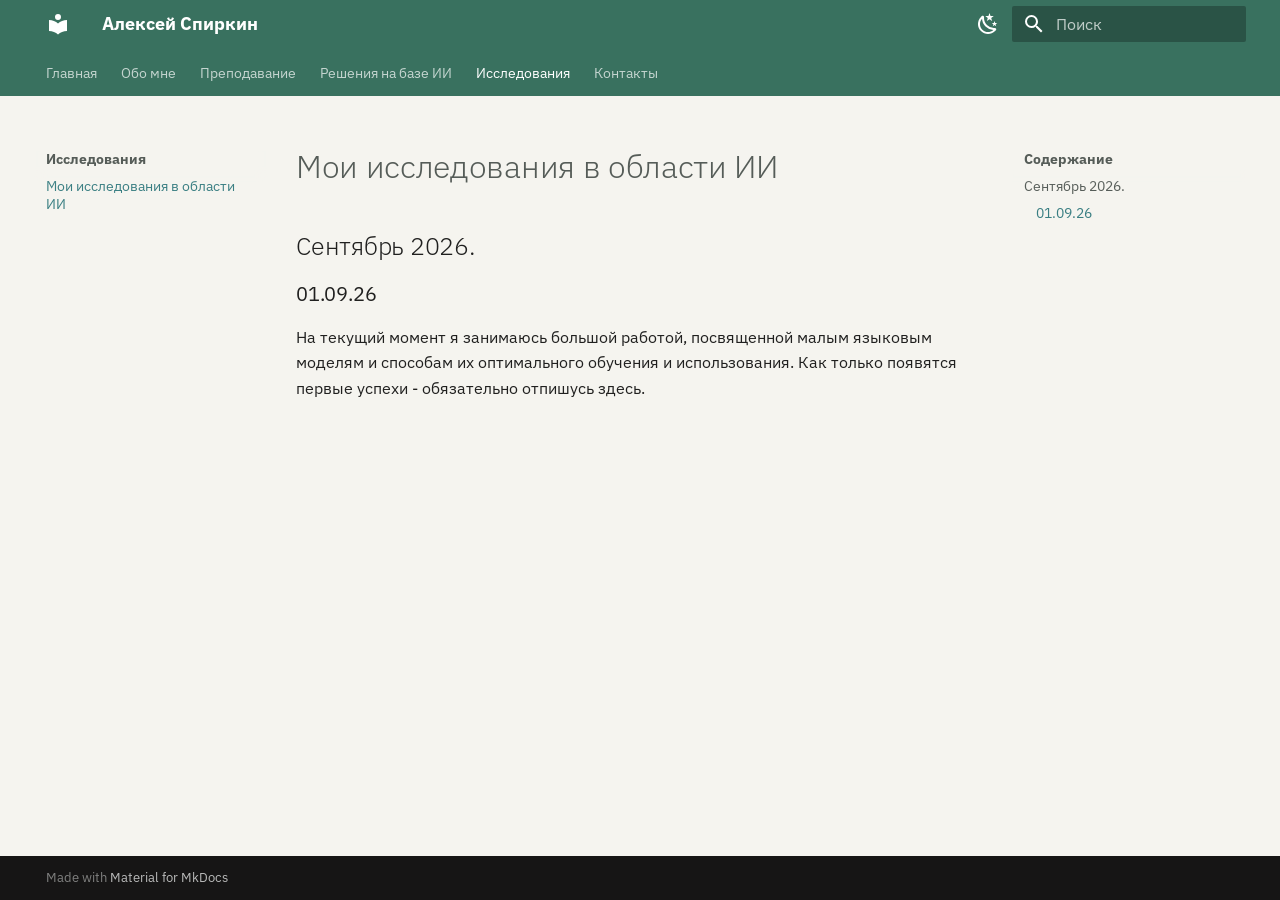
<file: research/index.html>
<!doctype html>
<html lang="ru" class="no-js">
  <head>
    
      <meta charset="utf-8">
      <meta name="viewport" content="width=device-width,initial-scale=1">
      
        <meta name="description" content="Теория вероятностей и математическая статистика, разработка AI-систем и исследования в области искусственного интеллекта.
">
      
      
        <meta name="author" content="Aleksey Spirkin">
      
      
        <link rel="canonical" href="https://703lovelost.github.io/research/">
      
      
        <link rel="prev" href="../ai-engineering/">
      
      
        <link rel="next" href="../contacts/">
      
      
        
      
      
      <link rel="icon" href="../assets/images/favicon.png">
      <meta name="generator" content="mkdocs-1.6.1, mkdocs-material-9.7.7">
    
    
      
        <title>Мои исследования в области ИИ - Алексей Спиркин</title>
      
    
    
      <link rel="stylesheet" href="../assets/stylesheets/main.ec1eaa64.min.css">
      
        
        <link rel="stylesheet" href="../assets/stylesheets/palette.ab4e12ef.min.css">
      
      


    
    
      
    
    
      
        
        
        <link rel="preconnect" href="https://fonts.gstatic.com" crossorigin>
        <link rel="stylesheet" href="https://fonts.googleapis.com/css?family=IBM+Plex+Sans:300,300i,400,400i,700,700i%7CIBM+Plex+Mono:400,400i,700,700i&display=fallback">
        <style>:root{--md-text-font:"IBM Plex Sans";--md-code-font:"IBM Plex Mono"}</style>
      
    
    
      <link rel="stylesheet" href="../stylesheets/extra.css">
    
    <script>__md_scope=new URL("..",location),__md_hash=e=>[...e].reduce(((e,_)=>(e<<5)-e+_.charCodeAt(0)),0),__md_get=(e,_=localStorage,t=__md_scope)=>JSON.parse(_.getItem(t.pathname+"."+e)),__md_set=(e,_,t=localStorage,a=__md_scope)=>{try{t.setItem(a.pathname+"."+e,JSON.stringify(_))}catch(e){}}</script>
    
      

    
    
  </head>
  
  
    
    
      
    
    
    
    
    <body dir="ltr" data-md-color-scheme="lovelost-light" data-md-color-primary="indigo" data-md-color-accent="indigo">
  
    
    <input class="md-toggle" data-md-toggle="drawer" type="checkbox" id="__drawer" autocomplete="off">
    <input class="md-toggle" data-md-toggle="search" type="checkbox" id="__search" autocomplete="off">
    <label class="md-overlay" for="__drawer"></label>
    <div data-md-component="skip">
      
        
        <a href="#_1" class="md-skip">
          Перейти к содержанию
        </a>
      
    </div>
    <div data-md-component="announce">
      
    </div>
    
    
      

<header class="md-header" data-md-component="header">
  <nav class="md-header__inner md-grid" aria-label="Верхний колонтитул">
    <a href=".." title="Алексей Спиркин" class="md-header__button md-logo" aria-label="Алексей Спиркин" data-md-component="logo">
      
  
  <svg xmlns="http://www.w3.org/2000/svg" viewBox="0 0 24 24"><path d="M12 8a3 3 0 0 0 3-3 3 3 0 0 0-3-3 3 3 0 0 0-3 3 3 3 0 0 0 3 3m0 3.54C9.64 9.35 6.5 8 3 8v11c3.5 0 6.64 1.35 9 3.54 2.36-2.19 5.5-3.54 9-3.54V8c-3.5 0-6.64 1.35-9 3.54"/></svg>

    </a>
    <label class="md-header__button md-icon" for="__drawer">
      
      <svg xmlns="http://www.w3.org/2000/svg" viewBox="0 0 24 24"><path d="M3 6h18v2H3zm0 5h18v2H3zm0 5h18v2H3z"/></svg>
    </label>
    <div class="md-header__title" data-md-component="header-title">
      <div class="md-header__ellipsis">
        <div class="md-header__topic">
          <span class="md-ellipsis">
            Алексей Спиркин
          </span>
        </div>
        <div class="md-header__topic" data-md-component="header-topic">
          <span class="md-ellipsis">
            
              Мои исследования в области ИИ
            
          </span>
        </div>
      </div>
    </div>
    
      
        <form class="md-header__option" data-md-component="palette">
  
    
    
    
    <input class="md-option" data-md-color-media="(prefers-color-scheme: light)" data-md-color-scheme="lovelost-light" data-md-color-primary="indigo" data-md-color-accent="indigo"  aria-label="Тёмная тема"  type="radio" name="__palette" id="__palette_0">
    
      <label class="md-header__button md-icon" title="Тёмная тема" for="__palette_1" hidden>
        <svg xmlns="http://www.w3.org/2000/svg" viewBox="0 0 24 24"><path d="m17.75 4.09-2.53 1.94.91 3.06-2.63-1.81-2.63 1.81.91-3.06-2.53-1.94L12.44 4l1.06-3 1.06 3zm3.5 6.91-1.64 1.25.59 1.98-1.7-1.17-1.7 1.17.59-1.98L15.75 11l2.06-.05L18.5 9l.69 1.95zm-2.28 4.95c.83-.08 1.72 1.1 1.19 1.85-.32.45-.66.87-1.08 1.27C15.17 23 8.84 23 4.94 19.07c-3.91-3.9-3.91-10.24 0-14.14.4-.4.82-.76 1.27-1.08.75-.53 1.93.36 1.85 1.19-.27 2.86.69 5.83 2.89 8.02a9.96 9.96 0 0 0 8.02 2.89m-1.64 2.02a12.08 12.08 0 0 1-7.8-3.47c-2.17-2.19-3.33-5-3.49-7.82-2.81 3.14-2.7 7.96.31 10.98 3.02 3.01 7.84 3.12 10.98.31"/></svg>
      </label>
    
  
    
    
    
    <input class="md-option" data-md-color-media="(prefers-color-scheme: dark)" data-md-color-scheme="lovelost-dark" data-md-color-primary="indigo" data-md-color-accent="indigo"  aria-label="Светлая тема"  type="radio" name="__palette" id="__palette_1">
    
      <label class="md-header__button md-icon" title="Светлая тема" for="__palette_0" hidden>
        <svg xmlns="http://www.w3.org/2000/svg" viewBox="0 0 24 24"><path d="M12 7a5 5 0 0 1 5 5 5 5 0 0 1-5 5 5 5 0 0 1-5-5 5 5 0 0 1 5-5m0 2a3 3 0 0 0-3 3 3 3 0 0 0 3 3 3 3 0 0 0 3-3 3 3 0 0 0-3-3m0-7 2.39 3.42C13.65 5.15 12.84 5 12 5s-1.65.15-2.39.42zM3.34 7l4.16-.35A7.2 7.2 0 0 0 5.94 8.5c-.44.74-.69 1.5-.83 2.29zm.02 10 1.76-3.77a7.131 7.131 0 0 0 2.38 4.14zM20.65 7l-1.77 3.79a7.02 7.02 0 0 0-2.38-4.15zm-.01 10-4.14.36c.59-.51 1.12-1.14 1.54-1.86.42-.73.69-1.5.83-2.29zM12 22l-2.41-3.44c.74.27 1.55.44 2.41.44.82 0 1.63-.17 2.37-.44z"/></svg>
      </label>
    
  
</form>
      
    
    
      <script>var palette=__md_get("__palette");if(palette&&palette.color){if("(prefers-color-scheme)"===palette.color.media){var media=matchMedia("(prefers-color-scheme: light)"),input=document.querySelector(media.matches?"[data-md-color-media='(prefers-color-scheme: light)']":"[data-md-color-media='(prefers-color-scheme: dark)']");palette.color.media=input.getAttribute("data-md-color-media"),palette.color.scheme=input.getAttribute("data-md-color-scheme"),palette.color.primary=input.getAttribute("data-md-color-primary"),palette.color.accent=input.getAttribute("data-md-color-accent")}for(var[key,value]of Object.entries(palette.color))document.body.setAttribute("data-md-color-"+key,value)}</script>
    
    
    
      
      
        <label class="md-header__button md-icon" for="__search">
          
          <svg xmlns="http://www.w3.org/2000/svg" viewBox="0 0 24 24"><path d="M9.5 3A6.5 6.5 0 0 1 16 9.5c0 1.61-.59 3.09-1.56 4.23l.27.27h.79l5 5-1.5 1.5-5-5v-.79l-.27-.27A6.52 6.52 0 0 1 9.5 16 6.5 6.5 0 0 1 3 9.5 6.5 6.5 0 0 1 9.5 3m0 2C7 5 5 7 5 9.5S7 14 9.5 14 14 12 14 9.5 12 5 9.5 5"/></svg>
        </label>
        <div class="md-search" data-md-component="search" role="dialog">
  <label class="md-search__overlay" for="__search"></label>
  <div class="md-search__inner" role="search">
    <form class="md-search__form" name="search">
      <input type="text" class="md-search__input" name="query" aria-label="Поиск" placeholder="Поиск" autocapitalize="off" autocorrect="off" autocomplete="off" spellcheck="false" data-md-component="search-query" required>
      <label class="md-search__icon md-icon" for="__search">
        
        <svg xmlns="http://www.w3.org/2000/svg" viewBox="0 0 24 24"><path d="M9.5 3A6.5 6.5 0 0 1 16 9.5c0 1.61-.59 3.09-1.56 4.23l.27.27h.79l5 5-1.5 1.5-5-5v-.79l-.27-.27A6.52 6.52 0 0 1 9.5 16 6.5 6.5 0 0 1 3 9.5 6.5 6.5 0 0 1 9.5 3m0 2C7 5 5 7 5 9.5S7 14 9.5 14 14 12 14 9.5 12 5 9.5 5"/></svg>
        
        <svg xmlns="http://www.w3.org/2000/svg" viewBox="0 0 24 24"><path d="M20 11v2H8l5.5 5.5-1.42 1.42L4.16 12l7.92-7.92L13.5 5.5 8 11z"/></svg>
      </label>
      <nav class="md-search__options" aria-label="Поиск">
        
        <button type="reset" class="md-search__icon md-icon" title="Очистить" aria-label="Очистить" tabindex="-1">
          
          <svg xmlns="http://www.w3.org/2000/svg" viewBox="0 0 24 24"><path d="M19 6.41 17.59 5 12 10.59 6.41 5 5 6.41 10.59 12 5 17.59 6.41 19 12 13.41 17.59 19 19 17.59 13.41 12z"/></svg>
        </button>
      </nav>
      
    </form>
    <div class="md-search__output">
      <div class="md-search__scrollwrap" tabindex="0" data-md-scrollfix>
        <div class="md-search-result" data-md-component="search-result">
          <div class="md-search-result__meta">
            Инициализация поиска
          </div>
          <ol class="md-search-result__list" role="presentation"></ol>
        </div>
      </div>
    </div>
  </div>
</div>
      
    
    
  </nav>
  
</header>
    
    <div class="md-container" data-md-component="container">
      
      
        
          
            
<nav class="md-tabs" aria-label="Вкладки" data-md-component="tabs">
  <div class="md-grid">
    <ul class="md-tabs__list">
      
        
  
  
  
  
    <li class="md-tabs__item">
      <a href=".." class="md-tabs__link">
        
  
  
    
  
  Главная

      </a>
    </li>
  

      
        
  
  
  
  
    <li class="md-tabs__item">
      <a href="../about/" class="md-tabs__link">
        
  
  
    
  
  Обо мне

      </a>
    </li>
  

      
        
  
  
  
  
    
    
      <li class="md-tabs__item">
        <a href="../teaching/" class="md-tabs__link">
          
  
  
  Преподавание

        </a>
      </li>
    
  

      
        
  
  
  
  
    
    
      <li class="md-tabs__item">
        <a href="../ai-engineering/" class="md-tabs__link">
          
  
  
  Решения на базе ИИ

        </a>
      </li>
    
  

      
        
  
  
  
    
  
  
    
    
      <li class="md-tabs__item md-tabs__item--active">
        <a href="./" class="md-tabs__link">
          
  
  
  Исследования

        </a>
      </li>
    
  

      
        
  
  
  
  
    <li class="md-tabs__item">
      <a href="../contacts/" class="md-tabs__link">
        
  
  
    
  
  Контакты

      </a>
    </li>
  

      
    </ul>
  </div>
</nav>
          
        
      
      <main class="md-main" data-md-component="main">
        <div class="md-main__inner md-grid">
          
            
              
              <div class="md-sidebar md-sidebar--primary" data-md-component="sidebar" data-md-type="navigation" >
                <div class="md-sidebar__scrollwrap">
                  <div class="md-sidebar__inner">
                    


  


<nav class="md-nav md-nav--primary md-nav--lifted" aria-label="Навигация" data-md-level="0">
  <label class="md-nav__title" for="__drawer">
    <a href=".." title="Алексей Спиркин" class="md-nav__button md-logo" aria-label="Алексей Спиркин" data-md-component="logo">
      
  
  <svg xmlns="http://www.w3.org/2000/svg" viewBox="0 0 24 24"><path d="M12 8a3 3 0 0 0 3-3 3 3 0 0 0-3-3 3 3 0 0 0-3 3 3 3 0 0 0 3 3m0 3.54C9.64 9.35 6.5 8 3 8v11c3.5 0 6.64 1.35 9 3.54 2.36-2.19 5.5-3.54 9-3.54V8c-3.5 0-6.64 1.35-9 3.54"/></svg>

    </a>
    Алексей Спиркин
  </label>
  
  <ul class="md-nav__list" data-md-scrollfix>
    
      
      
  
  
  
  
    <li class="md-nav__item">
      <a href=".." class="md-nav__link">
        
  
  
  <span class="md-ellipsis">
    
  
    Главная
  

    
  </span>
  
  

      </a>
    </li>
  

    
      
      
  
  
  
  
    <li class="md-nav__item">
      <a href="../about/" class="md-nav__link">
        
  
  
  <span class="md-ellipsis">
    
  
    Обо мне
  

    
  </span>
  
  

      </a>
    </li>
  

    
      
      
  
  
  
  
    
    
    
    
      
      
        
      
    
    
    <li class="md-nav__item md-nav__item--nested">
      
        
        
        <input class="md-nav__toggle md-toggle " type="checkbox" id="__nav_3" >
        
          
          <label class="md-nav__link" for="__nav_3" id="__nav_3_label" tabindex="0">
            
  
  
  <span class="md-ellipsis">
    
  
    Преподавание
  

    
  </span>
  
  

            <span class="md-nav__icon md-icon"></span>
          </label>
        
        <nav class="md-nav" data-md-level="1" aria-labelledby="__nav_3_label" aria-expanded="false">
          <label class="md-nav__title" for="__nav_3">
            <span class="md-nav__icon md-icon"></span>
            
  
    Преподавание
  

          </label>
          <ul class="md-nav__list" data-md-scrollfix>
            
              
                
  
  
  
  
    <li class="md-nav__item">
      <a href="../teaching/" class="md-nav__link">
        
  
  
  <span class="md-ellipsis">
    
  
    Мой опыт в преподавании материала
  

    
  </span>
  
  

      </a>
    </li>
  

              
            
          </ul>
        </nav>
      
    </li>
  

    
      
      
  
  
  
  
    
    
    
    
      
      
        
      
    
    
    <li class="md-nav__item md-nav__item--nested">
      
        
        
        <input class="md-nav__toggle md-toggle " type="checkbox" id="__nav_4" >
        
          
          <label class="md-nav__link" for="__nav_4" id="__nav_4_label" tabindex="0">
            
  
  
  <span class="md-ellipsis">
    
  
    Решения на базе ИИ
  

    
  </span>
  
  

            <span class="md-nav__icon md-icon"></span>
          </label>
        
        <nav class="md-nav" data-md-level="1" aria-labelledby="__nav_4_label" aria-expanded="false">
          <label class="md-nav__title" for="__nav_4">
            <span class="md-nav__icon md-icon"></span>
            
  
    Решения на базе ИИ
  

          </label>
          <ul class="md-nav__list" data-md-scrollfix>
            
              
                
  
  
  
  
    <li class="md-nav__item">
      <a href="../ai-engineering/" class="md-nav__link">
        
  
  
  <span class="md-ellipsis">
    
  
    Мои крупные проекты на базе ИИ
  

    
  </span>
  
  

      </a>
    </li>
  

              
            
          </ul>
        </nav>
      
    </li>
  

    
      
      
  
  
    
  
  
  
    
    
    
    
      
        
        
      
      
        
      
    
    
    <li class="md-nav__item md-nav__item--active md-nav__item--section md-nav__item--nested">
      
        
        
        <input class="md-nav__toggle md-toggle " type="checkbox" id="__nav_5" checked>
        
          
          <label class="md-nav__link" for="__nav_5" id="__nav_5_label" tabindex="">
            
  
  
  <span class="md-ellipsis">
    
  
    Исследования
  

    
  </span>
  
  

            <span class="md-nav__icon md-icon"></span>
          </label>
        
        <nav class="md-nav" data-md-level="1" aria-labelledby="__nav_5_label" aria-expanded="true">
          <label class="md-nav__title" for="__nav_5">
            <span class="md-nav__icon md-icon"></span>
            
  
    Исследования
  

          </label>
          <ul class="md-nav__list" data-md-scrollfix>
            
              
                
  
  
    
  
  
  
    <li class="md-nav__item md-nav__item--active">
      
      <input class="md-nav__toggle md-toggle" type="checkbox" id="__toc">
      
      
        
      
      
        <label class="md-nav__link md-nav__link--active" for="__toc">
          
  
  
  <span class="md-ellipsis">
    
  
    Мои исследования в области ИИ
  

    
  </span>
  
  

          <span class="md-nav__icon md-icon"></span>
        </label>
      
      <a href="./" class="md-nav__link md-nav__link--active">
        
  
  
  <span class="md-ellipsis">
    
  
    Мои исследования в области ИИ
  

    
  </span>
  
  

      </a>
      
        

<nav class="md-nav md-nav--secondary" aria-label="Содержание">
  
  
  
    
  
  
    <label class="md-nav__title" for="__toc">
      <span class="md-nav__icon md-icon"></span>
      Содержание
    </label>
    <ul class="md-nav__list" data-md-component="toc" data-md-scrollfix>
      
        <li class="md-nav__item">
  <a href="#2026" class="md-nav__link">
    <span class="md-ellipsis">
      
        Сентябрь 2026.
      
    </span>
  </a>
  
    <nav class="md-nav" aria-label="Сентябрь 2026.">
      <ul class="md-nav__list">
        
          <li class="md-nav__item">
  <a href="#010926" class="md-nav__link">
    <span class="md-ellipsis">
      
        01.09.26
      
    </span>
  </a>
  
</li>
        
      </ul>
    </nav>
  
</li>
      
    </ul>
  
</nav>
      
    </li>
  

              
            
          </ul>
        </nav>
      
    </li>
  

    
      
      
  
  
  
  
    <li class="md-nav__item">
      <a href="../contacts/" class="md-nav__link">
        
  
  
  <span class="md-ellipsis">
    
  
    Контакты
  

    
  </span>
  
  

      </a>
    </li>
  

    
  </ul>
</nav>
                  </div>
                </div>
              </div>
            
            
              
              <div class="md-sidebar md-sidebar--secondary" data-md-component="sidebar" data-md-type="toc" >
                <div class="md-sidebar__scrollwrap">
                  <div class="md-sidebar__inner">
                    

<nav class="md-nav md-nav--secondary" aria-label="Содержание">
  
  
  
    
  
  
    <label class="md-nav__title" for="__toc">
      <span class="md-nav__icon md-icon"></span>
      Содержание
    </label>
    <ul class="md-nav__list" data-md-component="toc" data-md-scrollfix>
      
        <li class="md-nav__item">
  <a href="#2026" class="md-nav__link">
    <span class="md-ellipsis">
      
        Сентябрь 2026.
      
    </span>
  </a>
  
    <nav class="md-nav" aria-label="Сентябрь 2026.">
      <ul class="md-nav__list">
        
          <li class="md-nav__item">
  <a href="#010926" class="md-nav__link">
    <span class="md-ellipsis">
      
        01.09.26
      
    </span>
  </a>
  
</li>
        
      </ul>
    </nav>
  
</li>
      
    </ul>
  
</nav>
                  </div>
                </div>
              </div>
            
          
          
            <div class="md-content" data-md-component="content">
              
              <article class="md-content__inner md-typeset">
                
                  



<h1 id="_1">Мои исследования в области ИИ</h1>
<h2 id="2026">Сентябрь 2026.</h2>
<h3 id="010926">01.09.26</h3>
<p>На текущий момент я занимаюсь большой работой, посвященной малым языковым моделям и способам их оптимального обучения и использования. Как только появятся первые успехи - обязательно отпишусь здесь.</p>












                
              </article>
            </div>
          
          
<script>var target=document.getElementById(location.hash.slice(1));target&&target.name&&(target.checked=target.name.startsWith("__tabbed_"))</script>
        </div>
        
          <button type="button" class="md-top md-icon" data-md-component="top" hidden>
  
  <svg xmlns="http://www.w3.org/2000/svg" viewBox="0 0 24 24"><path d="M13 20h-2V8l-5.5 5.5-1.42-1.42L12 4.16l7.92 7.92-1.42 1.42L13 8z"/></svg>
  К началу
</button>
        
      </main>
      
        <footer class="md-footer">
  
  <div class="md-footer-meta md-typeset">
    <div class="md-footer-meta__inner md-grid">
      <div class="md-copyright">
  
  
    Made with
    <a href="https://squidfunk.github.io/mkdocs-material/" target="_blank" rel="noopener">
      Material for MkDocs
    </a>
  
</div>
      
    </div>
  </div>
</footer>
      
    </div>
    <div class="md-dialog" data-md-component="dialog">
      <div class="md-dialog__inner md-typeset"></div>
    </div>
    
    
    
      
      
      <script id="__config" type="application/json">{"annotate": null, "base": "..", "features": ["navigation.tabs", "navigation.sections", "navigation.top", "content.code.copy"], "search": "../assets/javascripts/workers/search.2c215733.min.js", "tags": null, "translations": {"clipboard.copied": "\u0421\u043a\u043e\u043f\u0438\u0440\u043e\u0432\u0430\u043d\u043e \u0432 \u0431\u0443\u0444\u0435\u0440", "clipboard.copy": "\u041a\u043e\u043f\u0438\u0440\u043e\u0432\u0430\u0442\u044c \u0432 \u0431\u0443\u0444\u0435\u0440", "search.result.more.one": "\u0415\u0449\u0451 1 \u043d\u0430 \u044d\u0442\u043e\u0439 \u0441\u0442\u0440\u0430\u043d\u0438\u0446\u0435", "search.result.more.other": "\u0415\u0449\u0451 # \u043d\u0430 \u044d\u0442\u043e\u0439 \u0441\u0442\u0440\u0430\u043d\u0438\u0446\u0435", "search.result.none": "\u0421\u043e\u0432\u043f\u0430\u0434\u0435\u043d\u0438\u0439 \u043d\u0435 \u043d\u0430\u0439\u0434\u0435\u043d\u043e", "search.result.one": "\u041d\u0430\u0439\u0434\u0435\u043d\u043e 1 \u0441\u043e\u0432\u043f\u0430\u0434\u0435\u043d\u0438\u0435", "search.result.other": "\u041d\u0430\u0439\u0434\u0435\u043d\u043e \u0441\u043e\u0432\u043f\u0430\u0434\u0435\u043d\u0438\u0439: #", "search.result.placeholder": "\u041d\u0430\u0447\u043d\u0438\u0442\u0435 \u043f\u0435\u0447\u0430\u0442\u0430\u0442\u044c \u0434\u043b\u044f \u043f\u043e\u0438\u0441\u043a\u0430", "search.result.term.missing": "\u041e\u0442\u0441\u0443\u0442\u0441\u0442\u0432\u0443\u0435\u0442", "select.version": "\u0412\u044b\u0431\u0435\u0440\u0438\u0442\u0435 \u0432\u0435\u0440\u0441\u0438\u044e"}, "version": null}</script>
    
    
      <script src="../assets/javascripts/bundle.d7400e89.min.js"></script>
      
    
  </body>
</html>
</file>
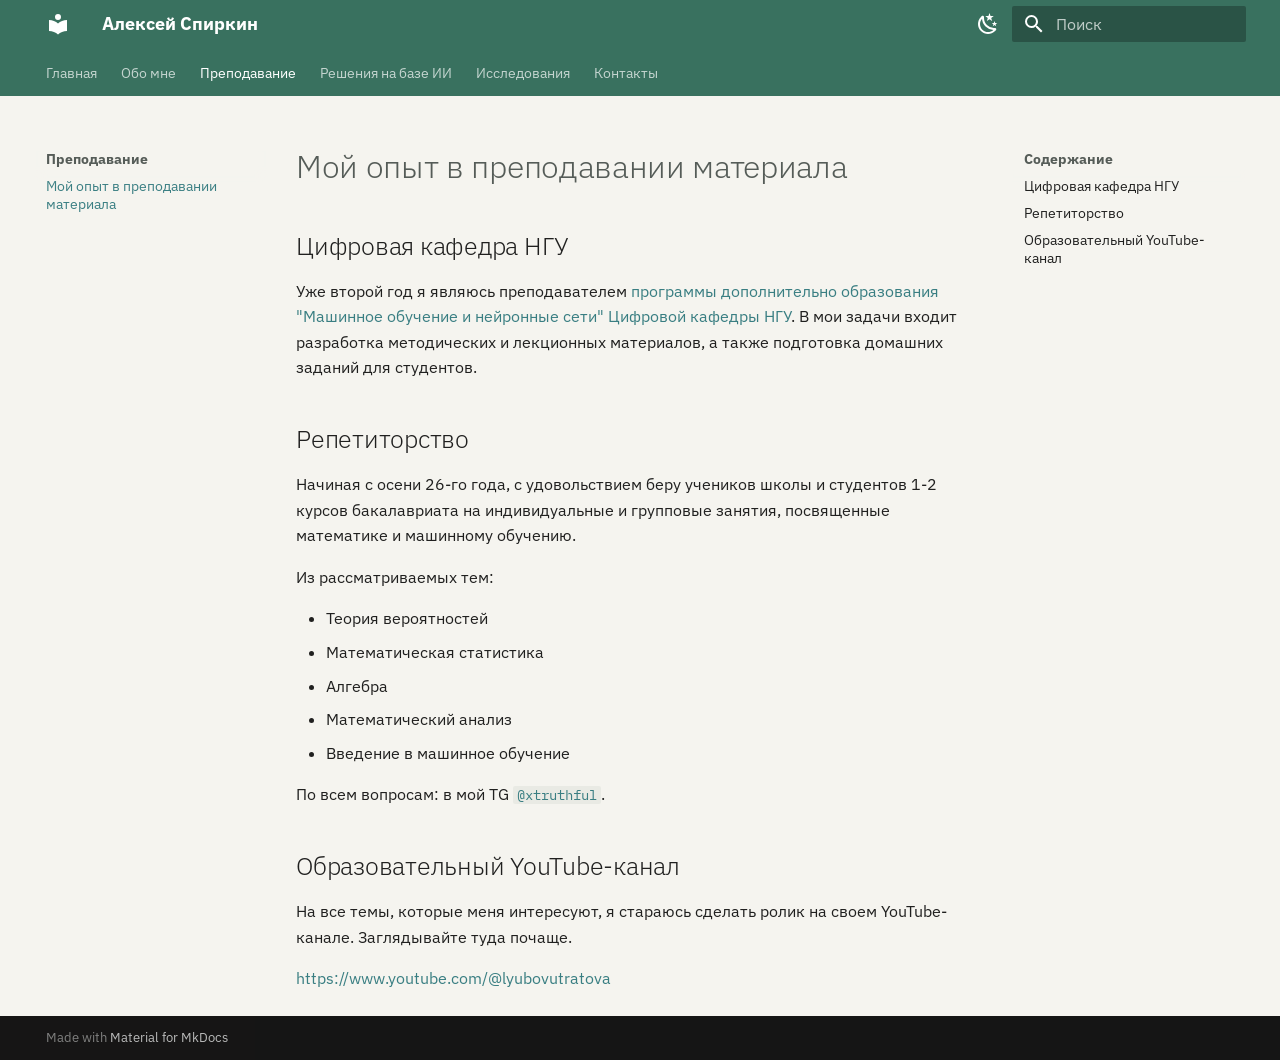
<file: teaching/index.html>
<!doctype html>
<html lang="ru" class="no-js">
  <head>
    
      <meta charset="utf-8">
      <meta name="viewport" content="width=device-width,initial-scale=1">
      
        <meta name="description" content="Теория вероятностей и математическая статистика, разработка AI-систем и исследования в области искусственного интеллекта.
">
      
      
        <meta name="author" content="Aleksey Spirkin">
      
      
        <link rel="canonical" href="https://703lovelost.github.io/teaching/">
      
      
        <link rel="prev" href="../about/">
      
      
        <link rel="next" href="../ai-engineering/">
      
      
        
      
      
      <link rel="icon" href="../assets/images/favicon.png">
      <meta name="generator" content="mkdocs-1.6.1, mkdocs-material-9.7.7">
    
    
      
        <title>Мой опыт в преподавании материала - Алексей Спиркин</title>
      
    
    
      <link rel="stylesheet" href="../assets/stylesheets/main.ec1eaa64.min.css">
      
        
        <link rel="stylesheet" href="../assets/stylesheets/palette.ab4e12ef.min.css">
      
      


    
    
      
    
    
      
        
        
        <link rel="preconnect" href="https://fonts.gstatic.com" crossorigin>
        <link rel="stylesheet" href="https://fonts.googleapis.com/css?family=IBM+Plex+Sans:300,300i,400,400i,700,700i%7CIBM+Plex+Mono:400,400i,700,700i&display=fallback">
        <style>:root{--md-text-font:"IBM Plex Sans";--md-code-font:"IBM Plex Mono"}</style>
      
    
    
      <link rel="stylesheet" href="../stylesheets/extra.css">
    
    <script>__md_scope=new URL("..",location),__md_hash=e=>[...e].reduce(((e,_)=>(e<<5)-e+_.charCodeAt(0)),0),__md_get=(e,_=localStorage,t=__md_scope)=>JSON.parse(_.getItem(t.pathname+"."+e)),__md_set=(e,_,t=localStorage,a=__md_scope)=>{try{t.setItem(a.pathname+"."+e,JSON.stringify(_))}catch(e){}}</script>
    
      

    
    
  </head>
  
  
    
    
      
    
    
    
    
    <body dir="ltr" data-md-color-scheme="lovelost-light" data-md-color-primary="indigo" data-md-color-accent="indigo">
  
    
    <input class="md-toggle" data-md-toggle="drawer" type="checkbox" id="__drawer" autocomplete="off">
    <input class="md-toggle" data-md-toggle="search" type="checkbox" id="__search" autocomplete="off">
    <label class="md-overlay" for="__drawer"></label>
    <div data-md-component="skip">
      
        
        <a href="#_1" class="md-skip">
          Перейти к содержанию
        </a>
      
    </div>
    <div data-md-component="announce">
      
    </div>
    
    
      

<header class="md-header" data-md-component="header">
  <nav class="md-header__inner md-grid" aria-label="Верхний колонтитул">
    <a href=".." title="Алексей Спиркин" class="md-header__button md-logo" aria-label="Алексей Спиркин" data-md-component="logo">
      
  
  <svg xmlns="http://www.w3.org/2000/svg" viewBox="0 0 24 24"><path d="M12 8a3 3 0 0 0 3-3 3 3 0 0 0-3-3 3 3 0 0 0-3 3 3 3 0 0 0 3 3m0 3.54C9.64 9.35 6.5 8 3 8v11c3.5 0 6.64 1.35 9 3.54 2.36-2.19 5.5-3.54 9-3.54V8c-3.5 0-6.64 1.35-9 3.54"/></svg>

    </a>
    <label class="md-header__button md-icon" for="__drawer">
      
      <svg xmlns="http://www.w3.org/2000/svg" viewBox="0 0 24 24"><path d="M3 6h18v2H3zm0 5h18v2H3zm0 5h18v2H3z"/></svg>
    </label>
    <div class="md-header__title" data-md-component="header-title">
      <div class="md-header__ellipsis">
        <div class="md-header__topic">
          <span class="md-ellipsis">
            Алексей Спиркин
          </span>
        </div>
        <div class="md-header__topic" data-md-component="header-topic">
          <span class="md-ellipsis">
            
              Мой опыт в преподавании материала
            
          </span>
        </div>
      </div>
    </div>
    
      
        <form class="md-header__option" data-md-component="palette">
  
    
    
    
    <input class="md-option" data-md-color-media="(prefers-color-scheme: light)" data-md-color-scheme="lovelost-light" data-md-color-primary="indigo" data-md-color-accent="indigo"  aria-label="Тёмная тема"  type="radio" name="__palette" id="__palette_0">
    
      <label class="md-header__button md-icon" title="Тёмная тема" for="__palette_1" hidden>
        <svg xmlns="http://www.w3.org/2000/svg" viewBox="0 0 24 24"><path d="m17.75 4.09-2.53 1.94.91 3.06-2.63-1.81-2.63 1.81.91-3.06-2.53-1.94L12.44 4l1.06-3 1.06 3zm3.5 6.91-1.64 1.25.59 1.98-1.7-1.17-1.7 1.17.59-1.98L15.75 11l2.06-.05L18.5 9l.69 1.95zm-2.28 4.95c.83-.08 1.72 1.1 1.19 1.85-.32.45-.66.87-1.08 1.27C15.17 23 8.84 23 4.94 19.07c-3.91-3.9-3.91-10.24 0-14.14.4-.4.82-.76 1.27-1.08.75-.53 1.93.36 1.85 1.19-.27 2.86.69 5.83 2.89 8.02a9.96 9.96 0 0 0 8.02 2.89m-1.64 2.02a12.08 12.08 0 0 1-7.8-3.47c-2.17-2.19-3.33-5-3.49-7.82-2.81 3.14-2.7 7.96.31 10.98 3.02 3.01 7.84 3.12 10.98.31"/></svg>
      </label>
    
  
    
    
    
    <input class="md-option" data-md-color-media="(prefers-color-scheme: dark)" data-md-color-scheme="lovelost-dark" data-md-color-primary="indigo" data-md-color-accent="indigo"  aria-label="Светлая тема"  type="radio" name="__palette" id="__palette_1">
    
      <label class="md-header__button md-icon" title="Светлая тема" for="__palette_0" hidden>
        <svg xmlns="http://www.w3.org/2000/svg" viewBox="0 0 24 24"><path d="M12 7a5 5 0 0 1 5 5 5 5 0 0 1-5 5 5 5 0 0 1-5-5 5 5 0 0 1 5-5m0 2a3 3 0 0 0-3 3 3 3 0 0 0 3 3 3 3 0 0 0 3-3 3 3 0 0 0-3-3m0-7 2.39 3.42C13.65 5.15 12.84 5 12 5s-1.65.15-2.39.42zM3.34 7l4.16-.35A7.2 7.2 0 0 0 5.94 8.5c-.44.74-.69 1.5-.83 2.29zm.02 10 1.76-3.77a7.131 7.131 0 0 0 2.38 4.14zM20.65 7l-1.77 3.79a7.02 7.02 0 0 0-2.38-4.15zm-.01 10-4.14.36c.59-.51 1.12-1.14 1.54-1.86.42-.73.69-1.5.83-2.29zM12 22l-2.41-3.44c.74.27 1.55.44 2.41.44.82 0 1.63-.17 2.37-.44z"/></svg>
      </label>
    
  
</form>
      
    
    
      <script>var palette=__md_get("__palette");if(palette&&palette.color){if("(prefers-color-scheme)"===palette.color.media){var media=matchMedia("(prefers-color-scheme: light)"),input=document.querySelector(media.matches?"[data-md-color-media='(prefers-color-scheme: light)']":"[data-md-color-media='(prefers-color-scheme: dark)']");palette.color.media=input.getAttribute("data-md-color-media"),palette.color.scheme=input.getAttribute("data-md-color-scheme"),palette.color.primary=input.getAttribute("data-md-color-primary"),palette.color.accent=input.getAttribute("data-md-color-accent")}for(var[key,value]of Object.entries(palette.color))document.body.setAttribute("data-md-color-"+key,value)}</script>
    
    
    
      
      
        <label class="md-header__button md-icon" for="__search">
          
          <svg xmlns="http://www.w3.org/2000/svg" viewBox="0 0 24 24"><path d="M9.5 3A6.5 6.5 0 0 1 16 9.5c0 1.61-.59 3.09-1.56 4.23l.27.27h.79l5 5-1.5 1.5-5-5v-.79l-.27-.27A6.52 6.52 0 0 1 9.5 16 6.5 6.5 0 0 1 3 9.5 6.5 6.5 0 0 1 9.5 3m0 2C7 5 5 7 5 9.5S7 14 9.5 14 14 12 14 9.5 12 5 9.5 5"/></svg>
        </label>
        <div class="md-search" data-md-component="search" role="dialog">
  <label class="md-search__overlay" for="__search"></label>
  <div class="md-search__inner" role="search">
    <form class="md-search__form" name="search">
      <input type="text" class="md-search__input" name="query" aria-label="Поиск" placeholder="Поиск" autocapitalize="off" autocorrect="off" autocomplete="off" spellcheck="false" data-md-component="search-query" required>
      <label class="md-search__icon md-icon" for="__search">
        
        <svg xmlns="http://www.w3.org/2000/svg" viewBox="0 0 24 24"><path d="M9.5 3A6.5 6.5 0 0 1 16 9.5c0 1.61-.59 3.09-1.56 4.23l.27.27h.79l5 5-1.5 1.5-5-5v-.79l-.27-.27A6.52 6.52 0 0 1 9.5 16 6.5 6.5 0 0 1 3 9.5 6.5 6.5 0 0 1 9.5 3m0 2C7 5 5 7 5 9.5S7 14 9.5 14 14 12 14 9.5 12 5 9.5 5"/></svg>
        
        <svg xmlns="http://www.w3.org/2000/svg" viewBox="0 0 24 24"><path d="M20 11v2H8l5.5 5.5-1.42 1.42L4.16 12l7.92-7.92L13.5 5.5 8 11z"/></svg>
      </label>
      <nav class="md-search__options" aria-label="Поиск">
        
        <button type="reset" class="md-search__icon md-icon" title="Очистить" aria-label="Очистить" tabindex="-1">
          
          <svg xmlns="http://www.w3.org/2000/svg" viewBox="0 0 24 24"><path d="M19 6.41 17.59 5 12 10.59 6.41 5 5 6.41 10.59 12 5 17.59 6.41 19 12 13.41 17.59 19 19 17.59 13.41 12z"/></svg>
        </button>
      </nav>
      
    </form>
    <div class="md-search__output">
      <div class="md-search__scrollwrap" tabindex="0" data-md-scrollfix>
        <div class="md-search-result" data-md-component="search-result">
          <div class="md-search-result__meta">
            Инициализация поиска
          </div>
          <ol class="md-search-result__list" role="presentation"></ol>
        </div>
      </div>
    </div>
  </div>
</div>
      
    
    
  </nav>
  
</header>
    
    <div class="md-container" data-md-component="container">
      
      
        
          
            
<nav class="md-tabs" aria-label="Вкладки" data-md-component="tabs">
  <div class="md-grid">
    <ul class="md-tabs__list">
      
        
  
  
  
  
    <li class="md-tabs__item">
      <a href=".." class="md-tabs__link">
        
  
  
    
  
  Главная

      </a>
    </li>
  

      
        
  
  
  
  
    <li class="md-tabs__item">
      <a href="../about/" class="md-tabs__link">
        
  
  
    
  
  Обо мне

      </a>
    </li>
  

      
        
  
  
  
    
  
  
    
    
      <li class="md-tabs__item md-tabs__item--active">
        <a href="./" class="md-tabs__link">
          
  
  
  Преподавание

        </a>
      </li>
    
  

      
        
  
  
  
  
    
    
      <li class="md-tabs__item">
        <a href="../ai-engineering/" class="md-tabs__link">
          
  
  
  Решения на базе ИИ

        </a>
      </li>
    
  

      
        
  
  
  
  
    
    
      <li class="md-tabs__item">
        <a href="../research/" class="md-tabs__link">
          
  
  
  Исследования

        </a>
      </li>
    
  

      
        
  
  
  
  
    <li class="md-tabs__item">
      <a href="../contacts/" class="md-tabs__link">
        
  
  
    
  
  Контакты

      </a>
    </li>
  

      
    </ul>
  </div>
</nav>
          
        
      
      <main class="md-main" data-md-component="main">
        <div class="md-main__inner md-grid">
          
            
              
              <div class="md-sidebar md-sidebar--primary" data-md-component="sidebar" data-md-type="navigation" >
                <div class="md-sidebar__scrollwrap">
                  <div class="md-sidebar__inner">
                    


  


<nav class="md-nav md-nav--primary md-nav--lifted" aria-label="Навигация" data-md-level="0">
  <label class="md-nav__title" for="__drawer">
    <a href=".." title="Алексей Спиркин" class="md-nav__button md-logo" aria-label="Алексей Спиркин" data-md-component="logo">
      
  
  <svg xmlns="http://www.w3.org/2000/svg" viewBox="0 0 24 24"><path d="M12 8a3 3 0 0 0 3-3 3 3 0 0 0-3-3 3 3 0 0 0-3 3 3 3 0 0 0 3 3m0 3.54C9.64 9.35 6.5 8 3 8v11c3.5 0 6.64 1.35 9 3.54 2.36-2.19 5.5-3.54 9-3.54V8c-3.5 0-6.64 1.35-9 3.54"/></svg>

    </a>
    Алексей Спиркин
  </label>
  
  <ul class="md-nav__list" data-md-scrollfix>
    
      
      
  
  
  
  
    <li class="md-nav__item">
      <a href=".." class="md-nav__link">
        
  
  
  <span class="md-ellipsis">
    
  
    Главная
  

    
  </span>
  
  

      </a>
    </li>
  

    
      
      
  
  
  
  
    <li class="md-nav__item">
      <a href="../about/" class="md-nav__link">
        
  
  
  <span class="md-ellipsis">
    
  
    Обо мне
  

    
  </span>
  
  

      </a>
    </li>
  

    
      
      
  
  
    
  
  
  
    
    
    
    
      
        
        
      
      
        
      
    
    
    <li class="md-nav__item md-nav__item--active md-nav__item--section md-nav__item--nested">
      
        
        
        <input class="md-nav__toggle md-toggle " type="checkbox" id="__nav_3" checked>
        
          
          <label class="md-nav__link" for="__nav_3" id="__nav_3_label" tabindex="">
            
  
  
  <span class="md-ellipsis">
    
  
    Преподавание
  

    
  </span>
  
  

            <span class="md-nav__icon md-icon"></span>
          </label>
        
        <nav class="md-nav" data-md-level="1" aria-labelledby="__nav_3_label" aria-expanded="true">
          <label class="md-nav__title" for="__nav_3">
            <span class="md-nav__icon md-icon"></span>
            
  
    Преподавание
  

          </label>
          <ul class="md-nav__list" data-md-scrollfix>
            
              
                
  
  
    
  
  
  
    <li class="md-nav__item md-nav__item--active">
      
      <input class="md-nav__toggle md-toggle" type="checkbox" id="__toc">
      
      
        
      
      
        <label class="md-nav__link md-nav__link--active" for="__toc">
          
  
  
  <span class="md-ellipsis">
    
  
    Мой опыт в преподавании материала
  

    
  </span>
  
  

          <span class="md-nav__icon md-icon"></span>
        </label>
      
      <a href="./" class="md-nav__link md-nav__link--active">
        
  
  
  <span class="md-ellipsis">
    
  
    Мой опыт в преподавании материала
  

    
  </span>
  
  

      </a>
      
        

<nav class="md-nav md-nav--secondary" aria-label="Содержание">
  
  
  
    
  
  
    <label class="md-nav__title" for="__toc">
      <span class="md-nav__icon md-icon"></span>
      Содержание
    </label>
    <ul class="md-nav__list" data-md-component="toc" data-md-scrollfix>
      
        <li class="md-nav__item">
  <a href="#_2" class="md-nav__link">
    <span class="md-ellipsis">
      
        Цифровая кафедра НГУ
      
    </span>
  </a>
  
</li>
      
        <li class="md-nav__item">
  <a href="#_3" class="md-nav__link">
    <span class="md-ellipsis">
      
        Репетиторство
      
    </span>
  </a>
  
</li>
      
        <li class="md-nav__item">
  <a href="#youtube-" class="md-nav__link">
    <span class="md-ellipsis">
      
        Образовательный YouTube-канал
      
    </span>
  </a>
  
</li>
      
    </ul>
  
</nav>
      
    </li>
  

              
            
          </ul>
        </nav>
      
    </li>
  

    
      
      
  
  
  
  
    
    
    
    
      
      
        
      
    
    
    <li class="md-nav__item md-nav__item--nested">
      
        
        
        <input class="md-nav__toggle md-toggle " type="checkbox" id="__nav_4" >
        
          
          <label class="md-nav__link" for="__nav_4" id="__nav_4_label" tabindex="0">
            
  
  
  <span class="md-ellipsis">
    
  
    Решения на базе ИИ
  

    
  </span>
  
  

            <span class="md-nav__icon md-icon"></span>
          </label>
        
        <nav class="md-nav" data-md-level="1" aria-labelledby="__nav_4_label" aria-expanded="false">
          <label class="md-nav__title" for="__nav_4">
            <span class="md-nav__icon md-icon"></span>
            
  
    Решения на базе ИИ
  

          </label>
          <ul class="md-nav__list" data-md-scrollfix>
            
              
                
  
  
  
  
    <li class="md-nav__item">
      <a href="../ai-engineering/" class="md-nav__link">
        
  
  
  <span class="md-ellipsis">
    
  
    Мои крупные проекты на базе ИИ
  

    
  </span>
  
  

      </a>
    </li>
  

              
            
          </ul>
        </nav>
      
    </li>
  

    
      
      
  
  
  
  
    
    
    
    
      
      
        
      
    
    
    <li class="md-nav__item md-nav__item--nested">
      
        
        
        <input class="md-nav__toggle md-toggle " type="checkbox" id="__nav_5" >
        
          
          <label class="md-nav__link" for="__nav_5" id="__nav_5_label" tabindex="0">
            
  
  
  <span class="md-ellipsis">
    
  
    Исследования
  

    
  </span>
  
  

            <span class="md-nav__icon md-icon"></span>
          </label>
        
        <nav class="md-nav" data-md-level="1" aria-labelledby="__nav_5_label" aria-expanded="false">
          <label class="md-nav__title" for="__nav_5">
            <span class="md-nav__icon md-icon"></span>
            
  
    Исследования
  

          </label>
          <ul class="md-nav__list" data-md-scrollfix>
            
              
                
  
  
  
  
    <li class="md-nav__item">
      <a href="../research/" class="md-nav__link">
        
  
  
  <span class="md-ellipsis">
    
  
    Мои исследования в области ИИ
  

    
  </span>
  
  

      </a>
    </li>
  

              
            
          </ul>
        </nav>
      
    </li>
  

    
      
      
  
  
  
  
    <li class="md-nav__item">
      <a href="../contacts/" class="md-nav__link">
        
  
  
  <span class="md-ellipsis">
    
  
    Контакты
  

    
  </span>
  
  

      </a>
    </li>
  

    
  </ul>
</nav>
                  </div>
                </div>
              </div>
            
            
              
              <div class="md-sidebar md-sidebar--secondary" data-md-component="sidebar" data-md-type="toc" >
                <div class="md-sidebar__scrollwrap">
                  <div class="md-sidebar__inner">
                    

<nav class="md-nav md-nav--secondary" aria-label="Содержание">
  
  
  
    
  
  
    <label class="md-nav__title" for="__toc">
      <span class="md-nav__icon md-icon"></span>
      Содержание
    </label>
    <ul class="md-nav__list" data-md-component="toc" data-md-scrollfix>
      
        <li class="md-nav__item">
  <a href="#_2" class="md-nav__link">
    <span class="md-ellipsis">
      
        Цифровая кафедра НГУ
      
    </span>
  </a>
  
</li>
      
        <li class="md-nav__item">
  <a href="#_3" class="md-nav__link">
    <span class="md-ellipsis">
      
        Репетиторство
      
    </span>
  </a>
  
</li>
      
        <li class="md-nav__item">
  <a href="#youtube-" class="md-nav__link">
    <span class="md-ellipsis">
      
        Образовательный YouTube-канал
      
    </span>
  </a>
  
</li>
      
    </ul>
  
</nav>
                  </div>
                </div>
              </div>
            
          
          
            <div class="md-content" data-md-component="content">
              
              <article class="md-content__inner md-typeset">
                
                  



<h1 id="_1">Мой опыт в преподавании материала</h1>
<h2 id="_2">Цифровая кафедра НГУ</h2>
<p>Уже второй год я являюсь преподавателем <a href="https://education.nsu.ru/digital-section/#neural-net">программы дополнительно образования "Машинное обучение и нейронные сети" Цифровой кафедры НГУ</a>. В мои задачи входит разработка методических и лекционных материалов, а также подготовка домашних заданий для студентов.</p>
<h2 id="_3">Репетиторство</h2>
<p>Начиная с осени 26-го года, с удовольствием беру учеников школы и студентов 1-2 курсов бакалавриата на индивидуальные и групповые занятия, посвященные математике и машинному обучению.</p>
<p>Из рассматриваемых тем:</p>
<ul>
<li>Теория вероятностей</li>
<li>Математическая статистика</li>
<li>Алгебра</li>
<li>Математический анализ</li>
<li>Введение в машинное обучение</li>
</ul>
<p>По всем вопросам: в мой TG <a href="https://t.me/xtruthful"><code>@xtruthful</code></a>.</p>
<h2 id="youtube-">Образовательный YouTube-канал</h2>
<p>На все темы, которые меня интересуют, я стараюсь сделать ролик на своем YouTube-канале. Заглядывайте туда почаще.</p>
<p><a href="https://www.youtube.com/@lyubovutratova">https://www.youtube.com/@lyubovutratova</a></p>












                
              </article>
            </div>
          
          
<script>var target=document.getElementById(location.hash.slice(1));target&&target.name&&(target.checked=target.name.startsWith("__tabbed_"))</script>
        </div>
        
          <button type="button" class="md-top md-icon" data-md-component="top" hidden>
  
  <svg xmlns="http://www.w3.org/2000/svg" viewBox="0 0 24 24"><path d="M13 20h-2V8l-5.5 5.5-1.42-1.42L12 4.16l7.92 7.92-1.42 1.42L13 8z"/></svg>
  К началу
</button>
        
      </main>
      
        <footer class="md-footer">
  
  <div class="md-footer-meta md-typeset">
    <div class="md-footer-meta__inner md-grid">
      <div class="md-copyright">
  
  
    Made with
    <a href="https://squidfunk.github.io/mkdocs-material/" target="_blank" rel="noopener">
      Material for MkDocs
    </a>
  
</div>
      
    </div>
  </div>
</footer>
      
    </div>
    <div class="md-dialog" data-md-component="dialog">
      <div class="md-dialog__inner md-typeset"></div>
    </div>
    
    
    
      
      
      <script id="__config" type="application/json">{"annotate": null, "base": "..", "features": ["navigation.tabs", "navigation.sections", "navigation.top", "content.code.copy"], "search": "../assets/javascripts/workers/search.2c215733.min.js", "tags": null, "translations": {"clipboard.copied": "\u0421\u043a\u043e\u043f\u0438\u0440\u043e\u0432\u0430\u043d\u043e \u0432 \u0431\u0443\u0444\u0435\u0440", "clipboard.copy": "\u041a\u043e\u043f\u0438\u0440\u043e\u0432\u0430\u0442\u044c \u0432 \u0431\u0443\u0444\u0435\u0440", "search.result.more.one": "\u0415\u0449\u0451 1 \u043d\u0430 \u044d\u0442\u043e\u0439 \u0441\u0442\u0440\u0430\u043d\u0438\u0446\u0435", "search.result.more.other": "\u0415\u0449\u0451 # \u043d\u0430 \u044d\u0442\u043e\u0439 \u0441\u0442\u0440\u0430\u043d\u0438\u0446\u0435", "search.result.none": "\u0421\u043e\u0432\u043f\u0430\u0434\u0435\u043d\u0438\u0439 \u043d\u0435 \u043d\u0430\u0439\u0434\u0435\u043d\u043e", "search.result.one": "\u041d\u0430\u0439\u0434\u0435\u043d\u043e 1 \u0441\u043e\u0432\u043f\u0430\u0434\u0435\u043d\u0438\u0435", "search.result.other": "\u041d\u0430\u0439\u0434\u0435\u043d\u043e \u0441\u043e\u0432\u043f\u0430\u0434\u0435\u043d\u0438\u0439: #", "search.result.placeholder": "\u041d\u0430\u0447\u043d\u0438\u0442\u0435 \u043f\u0435\u0447\u0430\u0442\u0430\u0442\u044c \u0434\u043b\u044f \u043f\u043e\u0438\u0441\u043a\u0430", "search.result.term.missing": "\u041e\u0442\u0441\u0443\u0442\u0441\u0442\u0432\u0443\u0435\u0442", "select.version": "\u0412\u044b\u0431\u0435\u0440\u0438\u0442\u0435 \u0432\u0435\u0440\u0441\u0438\u044e"}, "version": null}</script>
    
    
      <script src="../assets/javascripts/bundle.d7400e89.min.js"></script>
      
    
  </body>
</html>
</file>
<file: stylesheets/extra.css>
[data-md-color-scheme="lovelost-dark"] {
  /* Background */
  --md-default-bg-color: #101713;

  /* Main text */
  --md-default-fg-color: #E4E9E5;
  --md-default-fg-color--light: rgba(228, 233, 229, 0.75);
  --md-default-fg-color--lighter: rgba(228, 233, 229, 0.50);
  --md-default-fg-color--lightest: rgba(228, 233, 229, 0.15);

  /* Header */
  --md-primary-fg-color: #39715F;
  --md-primary-fg-color--light: #4D8A75;
  --md-primary-fg-color--dark: #294F43;

  --md-primary-bg-color: #FFFFFF;
  --md-primary-bg-color--light: rgba(255, 255, 255, 0.75);

  /* Links / accents */
  --md-accent-fg-color: #77BFA7;
  --md-typeset-a-color: #73BBA5;

  /* Code */
  --md-code-bg-color: #19231F;
  --md-code-fg-color: #E7ECE9;

  /* Admonitions / separators */
  --md-typeset-table-color: rgba(255, 255, 255, 0.12);
}


/* Основной текст страницы */
[data-md-color-scheme="lovelost-dark"] .md-typeset {
  color: #E4E9E5;
}


/* Заголовки */
[data-md-color-scheme="lovelost-dark"] .md-typeset h1,
[data-md-color-scheme="lovelost-dark"] .md-typeset h2,
[data-md-color-scheme="lovelost-dark"] .md-typeset h3,
[data-md-color-scheme="lovelost-dark"] .md-typeset h4,
[data-md-color-scheme="lovelost-dark"] .md-typeset h5,
[data-md-color-scheme="lovelost-dark"] .md-typeset h6 {
  color: #F1F4F2;
}


/* Обычный текст */
[data-md-color-scheme="lovelost-dark"] .md-typeset p,
[data-md-color-scheme="lovelost-dark"] .md-typeset li {
  color: #D9E0DC;
}


/* Ссылки */
[data-md-color-scheme="lovelost-dark"] .md-typeset a {
  color: #73BBA5;
}

[data-md-color-scheme="lovelost-dark"] .md-typeset a:hover {
  color: #9AD6C3;
}


/* Левое/правое меню */
[data-md-color-scheme="lovelost-dark"] .md-nav__link {
  color: rgba(228, 233, 229, 0.72);
}

[data-md-color-scheme="lovelost-dark"] .md-nav__link:hover,
[data-md-color-scheme="lovelost-dark"] .md-nav__link--active {
  color: #8ACBB6;
}


/* Breadcrumb / мелкий вторичный текст */
[data-md-color-scheme="lovelost-dark"] .md-typeset small,
[data-md-color-scheme="lovelost-dark"] .md-typeset figcaption {
  color: rgba(228, 233, 229, 0.65);
}


/* Горизонтальные линии */
[data-md-color-scheme="lovelost-dark"] .md-typeset hr {
  border-color: rgba(228, 233, 229, 0.15);
}


/* Карточки */
[data-md-color-scheme="lovelost-dark"] .role-card {
  border-color: rgba(228, 233, 229, 0.12);
  background: #151E1A;
  color: #E4E9E5;
}

[data-md-color-scheme="lovelost-light"] {
  --md-default-bg-color: #F5F4EF;

  --md-default-fg-color: #17211D;
  --md-default-fg-color--light: rgba(23, 33, 29, 0.72);
  --md-default-fg-color--lighter: rgba(23, 33, 29, 0.45);
  --md-default-fg-color--lightest: rgba(23, 33, 29, 0.12);

  --md-primary-fg-color: #39715F;
  --md-primary-fg-color--light: #4F816F;
  --md-primary-fg-color--dark: #214A3D;

  --md-primary-bg-color: #FFFFFF;

  --md-accent-fg-color: #397E82;
  --md-typeset-a-color: #397E82;

  --md-code-bg-color: #E9EAE4;
  --md-code-fg-color: #17211D;
}
</file>
<file: assets/stylesheets/main.ec1eaa64.min.css>
@charset "UTF-8";html{-webkit-text-size-adjust:none;-moz-text-size-adjust:none;text-size-adjust:none;box-sizing:border-box}*,:after,:before{box-sizing:inherit}@media (prefers-reduced-motion){*,:after,:before{transition:none!important}}body{margin:0}a,button,input,label{-webkit-tap-highlight-color:transparent}a{color:inherit;text-decoration:none}hr{border:0;box-sizing:initial;display:block;height:.05rem;overflow:visible;padding:0}small{font-size:80%}sub,sup{line-height:1em}img{border-style:none}table{border-collapse:initial;border-spacing:0}td,th{font-weight:400;vertical-align:top}button{background:#0000;border:0;font-family:inherit;font-size:inherit;margin:0;padding:0}input{border:0;outline:none}:root{--md-primary-fg-color:#4051b5;--md-primary-fg-color--light:#5d6cc0;--md-primary-fg-color--dark:#303fa1;--md-primary-bg-color:#fff;--md-primary-bg-color--light:#ffffffb3;--md-accent-fg-color:#526cfe;--md-accent-fg-color--transparent:#526cfe1a;--md-accent-bg-color:#fff;--md-accent-bg-color--light:#ffffffb3}[data-md-color-scheme=default]{color-scheme:light}[data-md-color-scheme=default] img[src$="#gh-dark-mode-only"],[data-md-color-scheme=default] img[src$="#only-dark"]{display:none}:root,[data-md-color-scheme=default]{--md-hue:225deg;--md-default-fg-color:#000000de;--md-default-fg-color--light:#0000008a;--md-default-fg-color--lighter:#00000052;--md-default-fg-color--lightest:#00000012;--md-default-bg-color:#fff;--md-default-bg-color--light:#ffffffb3;--md-default-bg-color--lighter:#ffffff4d;--md-default-bg-color--lightest:#ffffff1f;--md-code-fg-color:#36464e;--md-code-bg-color:#f5f5f5;--md-code-bg-color--light:#f5f5f5b3;--md-code-bg-color--lighter:#f5f5f54d;--md-code-hl-color:#4287ff;--md-code-hl-color--light:#4287ff1a;--md-code-hl-number-color:#d52a2a;--md-code-hl-special-color:#db1457;--md-code-hl-function-color:#a846b9;--md-code-hl-constant-color:#6e59d9;--md-code-hl-keyword-color:#3f6ec6;--md-code-hl-string-color:#1c7d4d;--md-code-hl-name-color:var(--md-code-fg-color);--md-code-hl-operator-color:var(--md-default-fg-color--light);--md-code-hl-punctuation-color:var(--md-default-fg-color--light);--md-code-hl-comment-color:var(--md-default-fg-color--light);--md-code-hl-generic-color:var(--md-default-fg-color--light);--md-code-hl-variable-color:var(--md-default-fg-color--light);--md-typeset-color:var(--md-default-fg-color);--md-typeset-a-color:var(--md-primary-fg-color);--md-typeset-del-color:#f5503d26;--md-typeset-ins-color:#0bd57026;--md-typeset-kbd-color:#fafafa;--md-typeset-kbd-accent-color:#fff;--md-typeset-kbd-border-color:#b8b8b8;--md-typeset-mark-color:#ffff0080;--md-typeset-table-color:#0000001f;--md-typeset-table-color--light:rgba(0,0,0,.035);--md-admonition-fg-color:var(--md-default-fg-color);--md-admonition-bg-color:var(--md-default-bg-color);--md-warning-fg-color:#000000de;--md-warning-bg-color:#ff9;--md-footer-fg-color:#fff;--md-footer-fg-color--light:#ffffffb3;--md-footer-fg-color--lighter:#ffffff73;--md-footer-bg-color:#000000de;--md-footer-bg-color--dark:#00000052;--md-shadow-z1:0 0.2rem 0.5rem #0000000d,0 0 0.05rem #0000001a;--md-shadow-z2:0 0.2rem 0.5rem #0000001a,0 0 0.05rem #00000040;--md-shadow-z3:0 0.2rem 0.5rem #0003,0 0 0.05rem #00000059}.md-icon svg{fill:currentcolor;display:block;height:1.2rem;width:1.2rem}body{-webkit-font-smoothing:antialiased;-moz-osx-font-smoothing:grayscale;--md-text-font-family:var(--md-text-font,_),-apple-system,BlinkMacSystemFont,Helvetica,Arial,sans-serif;--md-code-font-family:var(--md-code-font,_),SFMono-Regular,Consolas,Menlo,monospace}aside,body,input{font-feature-settings:"kern","liga";color:var(--md-typeset-color);font-family:var(--md-text-font-family)}code,kbd,pre{font-feature-settings:"kern";font-family:var(--md-code-font-family)}:root{--md-typeset-table-sort-icon:url('data:image/svg+xml;charset=utf-8,<svg xmlns="http://www.w3.org/2000/svg" viewBox="0 0 24 24"><path d="m18 21-4-4h3V7h-3l4-4 4 4h-3v10h3M2 19v-2h10v2M2 13v-2h7v2M2 7V5h4v2z"/></svg>');--md-typeset-table-sort-icon--asc:url('data:image/svg+xml;charset=utf-8,<svg xmlns="http://www.w3.org/2000/svg" viewBox="0 0 24 24"><path d="M19 17h3l-4 4-4-4h3V3h2M2 17h10v2H2M6 5v2H2V5m0 6h7v2H2z"/></svg>');--md-typeset-table-sort-icon--desc:url('data:image/svg+xml;charset=utf-8,<svg xmlns="http://www.w3.org/2000/svg" viewBox="0 0 24 24"><path d="M19 7h3l-4-4-4 4h3v14h2M2 17h10v2H2M6 5v2H2V5m0 6h7v2H2z"/></svg>')}.md-typeset{-webkit-print-color-adjust:exact;color-adjust:exact;font-size:.8rem;line-height:1.6;overflow-wrap:break-word}@media print{.md-typeset{font-size:.68rem}}.md-typeset blockquote,.md-typeset dl,.md-typeset figure,.md-typeset ol,.md-typeset pre,.md-typeset ul{margin-bottom:1em;margin-top:1em}.md-typeset h1{color:var(--md-default-fg-color--light);font-size:2em;line-height:1.3;margin:0 0 1.25em}.md-typeset h1,.md-typeset h2{font-weight:300;letter-spacing:-.01em}.md-typeset h2{font-size:1.5625em;line-height:1.4;margin:1.6em 0 .64em}.md-typeset h3{font-size:1.25em;font-weight:400;letter-spacing:-.01em;line-height:1.5;margin:1.6em 0 .8em}.md-typeset h2+h3{margin-top:.8em}.md-typeset h4{font-weight:700;letter-spacing:-.01em;margin:1em 0}.md-typeset h5,.md-typeset h6{color:var(--md-default-fg-color--light);font-size:.8em;font-weight:700;letter-spacing:-.01em;margin:1.25em 0}.md-typeset h5{text-transform:uppercase}.md-typeset h5 code{text-transform:none}.md-typeset hr{border-bottom:.05rem solid var(--md-default-fg-color--lightest);display:flow-root;margin:1.5em 0}.md-typeset a{color:var(--md-typeset-a-color);word-break:break-word}.md-typeset a,.md-typeset a:before{transition:color 125ms}.md-typeset a:focus,.md-typeset a:hover{color:var(--md-accent-fg-color)}.md-typeset a:focus code,.md-typeset a:hover code{background-color:var(--md-accent-fg-color--transparent);color:var(--md-accent-fg-color)}.md-typeset a code{color:var(--md-typeset-a-color)}.md-typeset a.focus-visible{outline-color:var(--md-accent-fg-color);outline-offset:.2rem}.md-typeset code,.md-typeset kbd,.md-typeset pre{color:var(--md-code-fg-color);direction:ltr;font-variant-ligatures:none;transition:background-color 125ms}@media print{.md-typeset code,.md-typeset kbd,.md-typeset pre{white-space:pre-wrap}}.md-typeset code{background-color:var(--md-code-bg-color);border-radius:.1rem;-webkit-box-decoration-break:clone;box-decoration-break:clone;font-size:.85em;padding:0 .2941176471em;transition:color 125ms,background-color 125ms;word-break:break-word}.md-typeset code:not(.focus-visible){-webkit-tap-highlight-color:transparent;outline:none}.md-typeset pre{display:flow-root;line-height:1.4;position:relative}.md-typeset pre>code{-webkit-box-decoration-break:slice;box-decoration-break:slice;box-shadow:none;display:block;margin:0;outline-color:var(--md-accent-fg-color);overflow:auto;padding:.7720588235em 1.1764705882em;scrollbar-color:var(--md-default-fg-color--lighter) #0000;scrollbar-width:thin;touch-action:auto;word-break:normal}.md-typeset pre>code:hover{scrollbar-color:var(--md-accent-fg-color) #0000}.md-typeset pre>code::-webkit-scrollbar{height:.2rem;width:.2rem}.md-typeset pre>code::-webkit-scrollbar-thumb{background-color:var(--md-default-fg-color--lighter)}.md-typeset pre>code::-webkit-scrollbar-thumb:hover{background-color:var(--md-accent-fg-color)}.md-typeset kbd{background-color:var(--md-typeset-kbd-color);border-radius:.1rem;box-shadow:0 .1rem 0 .05rem var(--md-typeset-kbd-border-color),0 .1rem 0 var(--md-typeset-kbd-border-color),0 -.1rem .2rem var(--md-typeset-kbd-accent-color) inset;color:var(--md-default-fg-color);display:inline-block;font-size:.75em;padding:0 .6666666667em;vertical-align:text-top;word-break:break-word}.md-typeset mark{background-color:var(--md-typeset-mark-color);-webkit-box-decoration-break:clone;box-decoration-break:clone;color:inherit;word-break:break-word}.md-typeset abbr{cursor:help;text-decoration:none}.md-typeset [data-preview],.md-typeset abbr{border-bottom:.05rem dotted var(--md-default-fg-color--light)}.md-typeset small{opacity:.75}[dir=ltr] .md-typeset sub,[dir=ltr] .md-typeset sup{margin-left:.078125em}[dir=rtl] .md-typeset sub,[dir=rtl] .md-typeset sup{margin-right:.078125em}[dir=ltr] .md-typeset blockquote{padding-left:.6rem}[dir=rtl] .md-typeset blockquote{padding-right:.6rem}[dir=ltr] .md-typeset blockquote{border-left:.2rem solid var(--md-default-fg-color--lighter)}[dir=rtl] .md-typeset blockquote{border-right:.2rem solid var(--md-default-fg-color--lighter)}.md-typeset blockquote{color:var(--md-default-fg-color--light);margin-left:0;margin-right:0}.md-typeset ul{list-style-type:disc}.md-typeset ul[type]{list-style-type:revert-layer}[dir=ltr] .md-typeset ol,[dir=ltr] .md-typeset ul{margin-left:.625em}[dir=rtl] .md-typeset ol,[dir=rtl] .md-typeset ul{margin-right:.625em}.md-typeset ol,.md-typeset ul{padding:0}.md-typeset ol:not([hidden]),.md-typeset ul:not([hidden]){display:flow-root}.md-typeset ol ol,.md-typeset ul ol{list-style-type:lower-alpha}.md-typeset ol ol ol,.md-typeset ul ol ol{list-style-type:lower-roman}.md-typeset ol ol ol ol,.md-typeset ul ol ol ol{list-style-type:upper-alpha}.md-typeset ol ol ol ol ol,.md-typeset ul ol ol ol ol{list-style-type:upper-roman}.md-typeset ol[type],.md-typeset ul[type]{list-style-type:revert-layer}[dir=ltr] .md-typeset ol li,[dir=ltr] .md-typeset ul li{margin-left:1.25em}[dir=rtl] .md-typeset ol li,[dir=rtl] .md-typeset ul li{margin-right:1.25em}.md-typeset ol li,.md-typeset ul li{margin-bottom:.5em}.md-typeset ol li blockquote,.md-typeset ol li p,.md-typeset ul li blockquote,.md-typeset ul li p{margin:.5em 0}.md-typeset ol li:last-child,.md-typeset ul li:last-child{margin-bottom:0}[dir=ltr] .md-typeset ol li ol,[dir=ltr] .md-typeset ol li ul,[dir=ltr] .md-typeset ul li ol,[dir=ltr] .md-typeset ul li ul{margin-left:.625em}[dir=rtl] .md-typeset ol li ol,[dir=rtl] .md-typeset ol li ul,[dir=rtl] .md-typeset ul li ol,[dir=rtl] .md-typeset ul li ul{margin-right:.625em}.md-typeset ol li ol,.md-typeset ol li ul,.md-typeset ul li ol,.md-typeset ul li ul{margin-bottom:.5em;margin-top:.5em}[dir=ltr] .md-typeset dd{margin-left:1.875em}[dir=rtl] .md-typeset dd{margin-right:1.875em}.md-typeset dd{margin-bottom:1.5em;margin-top:1em}.md-typeset img,.md-typeset svg,.md-typeset video{height:auto;max-width:100%}.md-typeset img[align=left]{margin:1em 1em 1em 0}.md-typeset img[align=right]{margin:1em 0 1em 1em}.md-typeset img[align]:only-child{margin-top:0}.md-typeset figure{display:flow-root;margin:1em auto;max-width:100%;text-align:center;width:fit-content}.md-typeset figure img{display:block;margin:0 auto}.md-typeset figcaption{font-style:italic;margin:1em auto;max-width:24rem}.md-typeset iframe{max-width:100%}.md-typeset table:not([class]){background-color:var(--md-default-bg-color);border:.05rem solid var(--md-typeset-table-color);border-radius:.1rem;display:inline-block;font-size:.64rem;max-width:100%;overflow:auto;touch-action:auto}@media print{.md-typeset table:not([class]){display:table}}.md-typeset table:not([class])+*{margin-top:1.5em}.md-typeset table:not([class]) td>:first-child,.md-typeset table:not([class]) th>:first-child{margin-top:0}.md-typeset table:not([class]) td>:last-child,.md-typeset table:not([class]) th>:last-child{margin-bottom:0}.md-typeset table:not([class]) td:not([align]),.md-typeset table:not([class]) th:not([align]){text-align:left}[dir=rtl] .md-typeset table:not([class]) td:not([align]),[dir=rtl] .md-typeset table:not([class]) th:not([align]){text-align:right}.md-typeset table:not([class]) th{font-weight:700;min-width:5rem;padding:.9375em 1.25em;vertical-align:top}.md-typeset table:not([class]) td{border-top:.05rem solid var(--md-typeset-table-color);padding:.9375em 1.25em;vertical-align:top}.md-typeset table:not([class]) tbody tr{transition:background-color 125ms}.md-typeset table:not([class]) tbody tr:hover{background-color:var(--md-typeset-table-color--light);box-shadow:0 .05rem 0 var(--md-default-bg-color) inset}.md-typeset table:not([class]) a{word-break:normal}.md-typeset table th[role=columnheader]{cursor:pointer}[dir=ltr] .md-typeset table th[role=columnheader]:after{margin-left:.5em}[dir=rtl] .md-typeset table th[role=columnheader]:after{margin-right:.5em}.md-typeset table th[role=columnheader]:after{content:"";display:inline-block;height:1.2em;-webkit-mask-image:var(--md-typeset-table-sort-icon);mask-image:var(--md-typeset-table-sort-icon);-webkit-mask-repeat:no-repeat;mask-repeat:no-repeat;-webkit-mask-size:contain;mask-size:contain;transition:background-color 125ms;vertical-align:text-bottom;width:1.2em}.md-typeset table th[role=columnheader]:hover:after{background-color:var(--md-default-fg-color--lighter)}.md-typeset table th[role=columnheader][aria-sort=ascending]:after{background-color:var(--md-default-fg-color--light);-webkit-mask-image:var(--md-typeset-table-sort-icon--asc);mask-image:var(--md-typeset-table-sort-icon--asc)}.md-typeset table th[role=columnheader][aria-sort=descending]:after{background-color:var(--md-default-fg-color--light);-webkit-mask-image:var(--md-typeset-table-sort-icon--desc);mask-image:var(--md-typeset-table-sort-icon--desc)}.md-typeset__scrollwrap{margin:1em -.8rem;overflow-x:auto;touch-action:auto}.md-typeset__table{display:inline-block;margin-bottom:.5em;padding:0 .8rem}@media print{.md-typeset__table{display:block}}html .md-typeset__table table{display:table;margin:0;overflow:hidden;width:100%}@media screen and (max-width:44.984375em){.md-content__inner>pre{margin:1em -.8rem}.md-content__inner>pre code{border-radius:0}}.md-typeset .md-author{border-radius:100%;display:block;flex-shrink:0;height:1.6rem;overflow:hidden;position:relative;transition:color 125ms,transform 125ms;width:1.6rem}.md-typeset .md-author img{display:block}.md-typeset .md-author--more{background:var(--md-default-fg-color--lightest);color:var(--md-default-fg-color--lighter);font-size:.6rem;font-weight:700;line-height:1.6rem;text-align:center}.md-typeset .md-author--long{height:2.4rem;width:2.4rem}.md-typeset a.md-author{transform:scale(1)}.md-typeset a.md-author img{border-radius:100%;filter:grayscale(100%) opacity(75%);transition:filter 125ms}.md-typeset a.md-author:focus,.md-typeset a.md-author:hover{transform:scale(1.1);z-index:1}.md-typeset a.md-author:focus img,.md-typeset a.md-author:hover img{filter:grayscale(0)}.md-banner{background-color:var(--md-footer-bg-color);color:var(--md-footer-fg-color);overflow:auto}@media print{.md-banner{display:none}}.md-banner--warning{background-color:var(--md-warning-bg-color);color:var(--md-warning-fg-color)}.md-banner__inner{font-size:.7rem;margin:.6rem auto;padding:0 .8rem}[dir=ltr] .md-banner__button{float:right}[dir=rtl] .md-banner__button{float:left}.md-banner__button{color:inherit;cursor:pointer;transition:opacity .25s}.no-js .md-banner__button{display:none}.md-banner__button:hover{opacity:.7}html{font-size:125%;height:100%;overflow-x:hidden}@media screen and (min-width:100em){html{font-size:137.5%}}@media screen and (min-width:125em){html{font-size:150%}}body{background-color:var(--md-default-bg-color);display:flex;flex-direction:column;font-size:.5rem;min-height:100%;position:relative;width:100%}@media print{body{display:block}}@media screen and (max-width:59.984375em){body[data-md-scrolllock]{position:fixed}}.md-grid{margin-left:auto;margin-right:auto;max-width:61rem}.md-container{display:flex;flex-direction:column;flex-grow:1}@media print{.md-container{display:block}}.md-main{flex-grow:1}.md-main__inner{display:flex;height:100%;margin-top:1.5rem}.md-ellipsis{overflow:hidden;text-overflow:ellipsis}.md-toggle{display:none}.md-option{height:0;opacity:0;position:absolute;width:0}.md-option:checked+label:not([hidden]){display:block}.md-option.focus-visible+label{outline-color:var(--md-accent-fg-color);outline-style:auto}.md-skip{background-color:var(--md-default-fg-color);border-radius:.1rem;color:var(--md-default-bg-color);font-size:.64rem;margin:.5rem;opacity:0;outline-color:var(--md-accent-fg-color);padding:.3rem .5rem;position:fixed;transform:translateY(.4rem);z-index:-1}.md-skip:focus{opacity:1;transform:translateY(0);transition:transform .25s cubic-bezier(.4,0,.2,1),opacity 175ms 75ms;z-index:10}@page{margin:25mm}:root{--md-clipboard-icon:url('data:image/svg+xml;charset=utf-8,<svg xmlns="http://www.w3.org/2000/svg" viewBox="0 0 24 24"><path d="M19 21H8V7h11m0-2H8a2 2 0 0 0-2 2v14a2 2 0 0 0 2 2h11a2 2 0 0 0 2-2V7a2 2 0 0 0-2-2m-3-4H4a2 2 0 0 0-2 2v14h2V3h12z"/></svg>')}.md-clipboard{border-radius:.1rem;color:var(--md-default-fg-color--lightest);cursor:pointer;height:1.5em;outline-color:var(--md-accent-fg-color);outline-offset:.1rem;transition:color .25s;width:1.5em;z-index:1}@media print{.md-clipboard{display:none}}.md-clipboard:not(.focus-visible){-webkit-tap-highlight-color:transparent;outline:none}:hover>.md-clipboard{color:var(--md-default-fg-color--light)}.md-clipboard:focus,.md-clipboard:hover{color:var(--md-accent-fg-color)}.md-clipboard:after{background-color:currentcolor;content:"";display:block;height:1.125em;margin:0 auto;-webkit-mask-image:var(--md-clipboard-icon);mask-image:var(--md-clipboard-icon);-webkit-mask-position:center;mask-position:center;-webkit-mask-repeat:no-repeat;mask-repeat:no-repeat;-webkit-mask-size:contain;mask-size:contain;width:1.125em}.md-clipboard--inline{cursor:pointer}.md-clipboard--inline code{transition:color .25s,background-color .25s}.md-clipboard--inline:focus code,.md-clipboard--inline:hover code{background-color:var(--md-accent-fg-color--transparent);color:var(--md-accent-fg-color)}:root{--md-code-select-icon:url('data:image/svg+xml;charset=utf-8,<svg xmlns="http://www.w3.org/2000/svg" viewBox="0 0 24 24"><path d="M19 19h-4v2h4c1.1 0 2-.9 2-2v-4h-2m0-12h-4v2h4v4h2V5c0-1.1-.9-2-2-2M5 5h4V3H5c-1.1 0-2 .9-2 2v4h2m0 6H3v4c0 1.1.9 2 2 2h4v-2H5zm2-4h2v2H7zm4 0h2v2h-2zm4 0h2v2h-2zM7 7h2v2H7zm4 0h2v2h-2zm4 0h2v2h-2zm-8 8h2v2H7zm4 0h2v2h-2zm4 0h2v2h-2z"/></svg>');--md-code-copy-icon:url('data:image/svg+xml;charset=utf-8,<svg xmlns="http://www.w3.org/2000/svg" viewBox="0 0 24 24"><path d="M19 21H8V7h11m0-2H8a2 2 0 0 0-2 2v14a2 2 0 0 0 2 2h11a2 2 0 0 0 2-2V7a2 2 0 0 0-2-2m-3-4H4a2 2 0 0 0-2 2v14h2V3h12z"/></svg>')}.md-typeset .md-code__content{display:grid}.md-code__nav{background-color:var(--md-code-bg-color--lighter);border-radius:.1rem;display:flex;gap:.2rem;padding:.2rem;position:absolute;right:.25em;top:.25em;transition:background-color .25s;z-index:1}:hover>.md-code__nav{background-color:var(--md-code-bg-color--light)}.md-code__button{color:var(--md-default-fg-color--lightest);cursor:pointer;display:block;height:1.5em;outline-color:var(--md-accent-fg-color);outline-offset:.1rem;transition:color .25s;width:1.5em}:hover>*>.md-code__button{color:var(--md-default-fg-color--light)}.md-code__button.focus-visible,.md-code__button:hover{color:var(--md-accent-fg-color)}.md-code__button--active{color:var(--md-default-fg-color)!important}.md-code__button:after{background-color:currentcolor;content:"";display:block;height:1.125em;margin:0 auto;-webkit-mask-position:center;mask-position:center;-webkit-mask-repeat:no-repeat;mask-repeat:no-repeat;-webkit-mask-size:contain;mask-size:contain;width:1.125em}.md-code__button[data-md-type=select]:after{-webkit-mask-image:var(--md-code-select-icon);mask-image:var(--md-code-select-icon)}.md-code__button[data-md-type=copy]:after{-webkit-mask-image:var(--md-code-copy-icon);mask-image:var(--md-code-copy-icon)}@keyframes consent{0%{opacity:0;transform:translateY(100%)}to{opacity:1;transform:translateY(0)}}@keyframes overlay{0%{opacity:0}to{opacity:1}}.md-consent__overlay{animation:overlay .25s both;-webkit-backdrop-filter:blur(.1rem);backdrop-filter:blur(.1rem);background-color:#0000008a;height:100%;opacity:1;position:fixed;top:0;width:100%;z-index:5}.md-consent__inner{animation:consent .5s cubic-bezier(.1,.7,.1,1) both;background-color:var(--md-default-bg-color);border:0;border-radius:.1rem;bottom:0;box-shadow:0 0 .2rem #0000001a,0 .2rem .4rem #0003;max-height:100%;overflow:auto;padding:0;position:fixed;width:100%;z-index:5}.md-consent__form{padding:.8rem}.md-consent__settings{display:none;margin:1em 0}input:checked+.md-consent__settings{display:block}.md-consent__controls{margin-bottom:.8rem}.md-typeset .md-consent__controls .md-button{display:inline}@media screen and (max-width:44.984375em){.md-typeset .md-consent__controls .md-button{display:block;margin-top:.4rem;text-align:center;width:100%}}.md-consent label{cursor:pointer}.md-content{flex-grow:1;min-width:0}.md-content__inner{margin:0 .8rem 1.2rem;padding-top:.6rem}@media screen and (min-width:76.25em){[dir=ltr] .md-sidebar--primary:not([hidden])~.md-content>.md-content__inner{margin-left:1.2rem}[dir=ltr] .md-sidebar--secondary:not([hidden])~.md-content>.md-content__inner,[dir=rtl] .md-sidebar--primary:not([hidden])~.md-content>.md-content__inner{margin-right:1.2rem}[dir=rtl] .md-sidebar--secondary:not([hidden])~.md-content>.md-content__inner{margin-left:1.2rem}}.md-content__inner:before{content:"";display:block;height:.4rem}.md-content__inner>:last-child{margin-bottom:0}[dir=ltr] .md-content__button{float:right}[dir=rtl] .md-content__button{float:left}[dir=ltr] .md-content__button{margin-left:.4rem}[dir=rtl] .md-content__button{margin-right:.4rem}.md-content__button{margin:.4rem 0;padding:0}@media print{.md-content__button{display:none}}.md-typeset .md-content__button{color:var(--md-default-fg-color--lighter)}.md-content__button svg{display:inline;vertical-align:top}[dir=rtl] .md-content__button svg{transform:scaleX(-1)}[dir=ltr] .md-dialog{right:.8rem}[dir=rtl] .md-dialog{left:.8rem}.md-dialog{background-color:var(--md-default-fg-color);border-radius:.1rem;bottom:.8rem;box-shadow:var(--md-shadow-z3);min-width:11.1rem;opacity:0;padding:.4rem .6rem;pointer-events:none;position:fixed;transform:translateY(100%);transition:transform 0ms .4s,opacity .4s;z-index:4}@media print{.md-dialog{display:none}}.md-dialog--active{opacity:1;pointer-events:auto;transform:translateY(0);transition:transform .4s cubic-bezier(.075,.85,.175,1),opacity .4s}.md-dialog__inner{color:var(--md-default-bg-color);font-size:.7rem}.md-feedback{margin:2em 0 1em;text-align:center}.md-feedback fieldset{border:none;margin:0;padding:0}.md-feedback__title{font-weight:700;margin:1em auto}.md-feedback__inner{position:relative}.md-feedback__list{display:flex;flex-wrap:wrap;place-content:baseline center;position:relative}.md-feedback__list:hover .md-icon:not(:disabled){color:var(--md-default-fg-color--lighter)}:disabled .md-feedback__list{min-height:1.8rem}.md-feedback__icon{color:var(--md-default-fg-color--light);cursor:pointer;flex-shrink:0;margin:0 .1rem;transition:color 125ms}.md-feedback__icon:not(:disabled).md-icon:hover{color:var(--md-accent-fg-color)}.md-feedback__icon:disabled{color:var(--md-default-fg-color--lightest);pointer-events:none}.md-feedback__note{opacity:0;position:relative;transform:translateY(.4rem);transition:transform .4s cubic-bezier(.1,.7,.1,1),opacity .15s}.md-feedback__note>*{margin:0 auto;max-width:16rem}:disabled .md-feedback__note{opacity:1;transform:translateY(0)}@media print{.md-feedback{display:none}}.md-footer{background-color:var(--md-footer-bg-color);color:var(--md-footer-fg-color)}@media print{.md-footer{display:none}}.md-footer__inner{justify-content:space-between;overflow:auto;padding:.2rem}.md-footer__inner:not([hidden]){display:flex}.md-footer__link{align-items:end;display:flex;flex-grow:0.01;margin-bottom:.4rem;margin-top:1rem;max-width:100%;outline-color:var(--md-accent-fg-color);overflow:hidden;transition:opacity .25s}.md-footer__link:focus,.md-footer__link:hover{opacity:.7}[dir=rtl] .md-footer__link svg{transform:scaleX(-1)}@media screen and (max-width:44.984375em){.md-footer__link--prev{flex-shrink:0}.md-footer__link--prev .md-footer__title{display:none}}[dir=ltr] .md-footer__link--next{margin-left:auto}[dir=rtl] .md-footer__link--next{margin-right:auto}.md-footer__link--next{text-align:right}[dir=rtl] .md-footer__link--next{text-align:left}.md-footer__title{flex-grow:1;font-size:.9rem;margin-bottom:.7rem;max-width:calc(100% - 2.4rem);padding:0 1rem;white-space:nowrap}.md-footer__button{margin:.2rem;padding:.4rem}.md-footer__direction{font-size:.64rem;opacity:.7}.md-footer-meta{background-color:var(--md-footer-bg-color--dark)}.md-footer-meta__inner{display:flex;flex-wrap:wrap;justify-content:space-between;padding:.2rem}html .md-footer-meta.md-typeset a{color:var(--md-footer-fg-color--light)}html .md-footer-meta.md-typeset a:focus,html .md-footer-meta.md-typeset a:hover{color:var(--md-footer-fg-color)}.md-copyright{color:var(--md-footer-fg-color--lighter);font-size:.64rem;margin:auto .6rem;padding:.4rem 0;width:100%}@media screen and (min-width:45em){.md-copyright{width:auto}}.md-copyright__highlight{color:var(--md-footer-fg-color--light)}.md-social{display:inline-flex;gap:.2rem;margin:0 .4rem;padding:.2rem 0 .6rem}@media screen and (min-width:45em){.md-social{padding:.6rem 0}}.md-social__link{display:inline-block;height:1.6rem;text-align:center;width:1.6rem}.md-social__link:before{line-height:1.9}.md-social__link svg{fill:currentcolor;max-height:.8rem;vertical-align:-25%}.md-typeset .md-button{border:.1rem solid;border-radius:.1rem;color:var(--md-primary-fg-color);cursor:pointer;display:inline-block;font-weight:700;padding:.625em 2em;transition:color 125ms,background-color 125ms,border-color 125ms}.md-typeset .md-button--primary{background-color:var(--md-primary-fg-color);border-color:var(--md-primary-fg-color);color:var(--md-primary-bg-color)}.md-typeset .md-button:focus,.md-typeset .md-button:hover{background-color:var(--md-accent-fg-color);border-color:var(--md-accent-fg-color);color:var(--md-accent-bg-color)}[dir=ltr] .md-typeset .md-input{border-top-left-radius:.1rem}[dir=ltr] .md-typeset .md-input,[dir=rtl] .md-typeset .md-input{border-top-right-radius:.1rem}[dir=rtl] .md-typeset .md-input{border-top-left-radius:.1rem}.md-typeset .md-input{border-bottom:.1rem solid var(--md-default-fg-color--lighter);box-shadow:var(--md-shadow-z1);font-size:.8rem;height:1.8rem;padding:0 .6rem;transition:border .25s,box-shadow .25s}.md-typeset .md-input:focus,.md-typeset .md-input:hover{border-bottom-color:var(--md-accent-fg-color);box-shadow:var(--md-shadow-z2)}.md-typeset .md-input--stretch{width:100%}.md-header{background-color:var(--md-primary-fg-color);box-shadow:0 0 .2rem #0000,0 .2rem .4rem #0000;color:var(--md-primary-bg-color);display:block;left:0;position:sticky;right:0;top:0;z-index:4}@media print{.md-header{display:none}}.md-header[hidden]{transform:translateY(-100%);transition:transform .25s cubic-bezier(.8,0,.6,1),box-shadow .25s}.md-header--shadow{box-shadow:0 0 .2rem #0000001a,0 .2rem .4rem #0003;transition:transform .25s cubic-bezier(.1,.7,.1,1),box-shadow .25s}.md-header__inner{align-items:center;display:flex;padding:0 .2rem}.md-header__button{color:currentcolor;cursor:pointer;margin:.2rem;outline-color:var(--md-accent-fg-color);padding:.4rem;position:relative;transition:opacity .25s;vertical-align:middle;z-index:1}.md-header__button:hover{opacity:.7}.md-header__button:not([hidden]){display:inline-block}.md-header__button:not(.focus-visible){-webkit-tap-highlight-color:transparent;outline:none}.md-header__button.md-logo{margin:.2rem;padding:.4rem}@media screen and (max-width:76.234375em){.md-header__button.md-logo{display:none}}.md-header__button.md-logo img,.md-header__button.md-logo svg{fill:currentcolor;display:block;height:1.2rem;width:auto}@media screen and (min-width:60em){.md-header__button[for=__search]{display:none}}.no-js .md-header__button[for=__search]{display:none}[dir=rtl] .md-header__button[for=__search] svg{transform:scaleX(-1)}@media screen and (min-width:76.25em){.md-header__button[for=__drawer]{display:none}}.md-header__topic{display:flex;max-width:100%;position:absolute;transition:transform .4s cubic-bezier(.1,.7,.1,1),opacity .15s;white-space:nowrap}.md-header__topic+.md-header__topic{opacity:0;pointer-events:none;transform:translateX(1.25rem);transition:transform .4s cubic-bezier(1,.7,.1,.1),opacity .15s;z-index:-1}[dir=rtl] .md-header__topic+.md-header__topic{transform:translateX(-1.25rem)}.md-header__topic:first-child{font-weight:700}[dir=ltr] .md-header__title{margin-left:1rem;margin-right:.4rem}[dir=rtl] .md-header__title{margin-left:.4rem;margin-right:1rem}.md-header__title{flex-grow:1;font-size:.9rem;height:2.4rem;line-height:2.4rem}.md-header__title--active .md-header__topic{opacity:0;pointer-events:none;transform:translateX(-1.25rem);transition:transform .4s cubic-bezier(1,.7,.1,.1),opacity .15s;z-index:-1}[dir=rtl] .md-header__title--active .md-header__topic{transform:translateX(1.25rem)}.md-header__title--active .md-header__topic+.md-header__topic{opacity:1;pointer-events:auto;transform:translateX(0);transition:transform .4s cubic-bezier(.1,.7,.1,1),opacity .15s;z-index:0}.md-header__title>.md-header__ellipsis{height:100%;position:relative;width:100%}.md-header__option{display:flex;flex-shrink:0;max-width:100%;transition:max-width 0ms .25s,opacity .25s .25s;white-space:nowrap}[data-md-toggle=search]:checked~.md-header .md-header__option{max-width:0;opacity:0;transition:max-width 0ms,opacity 0ms}.md-header__option>input{bottom:0}.md-header__source{display:none}@media screen and (min-width:60em){[dir=ltr] .md-header__source{margin-left:1rem}[dir=rtl] .md-header__source{margin-right:1rem}.md-header__source{display:block;max-width:11.7rem;width:11.7rem}}@media screen and (min-width:76.25em){[dir=ltr] .md-header__source{margin-left:1.4rem}[dir=rtl] .md-header__source{margin-right:1.4rem}}.md-meta{color:var(--md-default-fg-color--light);font-size:.7rem;line-height:1.3}.md-meta__list{display:inline-flex;flex-wrap:wrap;list-style:none;margin:0;padding:0}.md-meta__item:not(:last-child):after{content:"·";margin-left:.2rem;margin-right:.2rem}.md-meta__link{color:var(--md-typeset-a-color)}.md-meta__link:focus,.md-meta__link:hover{color:var(--md-accent-fg-color)}.md-draft{background-color:#ff1744;border-radius:.125em;color:#fff;display:inline-block;font-weight:700;padding-left:.5714285714em;padding-right:.5714285714em}:root{--md-nav-icon--prev:url('data:image/svg+xml;charset=utf-8,<svg xmlns="http://www.w3.org/2000/svg" viewBox="0 0 24 24"><path d="M20 11v2H8l5.5 5.5-1.42 1.42L4.16 12l7.92-7.92L13.5 5.5 8 11z"/></svg>');--md-nav-icon--next:url('data:image/svg+xml;charset=utf-8,<svg xmlns="http://www.w3.org/2000/svg" viewBox="0 0 24 24"><path d="M8.59 16.58 13.17 12 8.59 7.41 10 6l6 6-6 6z"/></svg>');--md-toc-icon:url('data:image/svg+xml;charset=utf-8,<svg xmlns="http://www.w3.org/2000/svg" viewBox="0 0 24 24"><path d="M3 9h14V7H3zm0 4h14v-2H3zm0 4h14v-2H3zm16 0h2v-2h-2zm0-10v2h2V7zm0 6h2v-2h-2z"/></svg>')}.md-nav{font-size:.7rem;line-height:1.3}.md-nav__title{color:var(--md-default-fg-color--light);display:block;font-weight:700;overflow:hidden;padding:0 .6rem;text-overflow:ellipsis}.md-nav__title .md-nav__button{display:none}.md-nav__title .md-nav__button img{height:100%;width:auto}.md-nav__title .md-nav__button.md-logo img,.md-nav__title .md-nav__button.md-logo svg{fill:currentcolor;display:block;height:2.4rem;max-width:100%;object-fit:contain;width:auto}.md-nav__list{list-style:none;margin:0;padding:0}.md-nav__link{align-items:flex-start;display:flex;gap:.4rem;margin-top:.625em;scroll-snap-align:start;transition:color 125ms}.md-nav__link--passed,.md-nav__link--passed code{color:var(--md-default-fg-color--light)}.md-nav__item .md-nav__link--active,.md-nav__item .md-nav__link--active code{color:var(--md-typeset-a-color)}.md-nav__link .md-ellipsis{position:relative}.md-nav__link .md-ellipsis code{word-break:normal}[dir=ltr] .md-nav__link .md-icon:last-child{margin-left:auto}[dir=rtl] .md-nav__link .md-icon:last-child{margin-right:auto}.md-nav__link .md-typeset{font-size:.7rem;line-height:1.3}.md-nav__link svg{fill:currentcolor;flex-shrink:0;height:1.3em;position:relative}.md-nav__link[for]:focus,.md-nav__link[for]:hover,.md-nav__link[href]:focus,.md-nav__link[href]:hover{color:var(--md-accent-fg-color);cursor:pointer}.md-nav__link[for]:focus code,.md-nav__link[for]:hover code,.md-nav__link[href]:focus code,.md-nav__link[href]:hover code{background-color:var(--md-accent-fg-color--transparent);color:var(--md-accent-fg-color)}.md-nav__link.focus-visible{outline-color:var(--md-accent-fg-color);outline-offset:.2rem}.md-nav--primary .md-nav__link[for=__toc]{display:none}.md-nav--primary .md-nav__link[for=__toc] .md-icon:after{background-color:currentcolor;display:block;height:100%;-webkit-mask-image:var(--md-toc-icon);mask-image:var(--md-toc-icon);width:100%}.md-nav--primary .md-nav__link[for=__toc]~.md-nav{display:none}.md-nav__container>.md-nav__link{margin-top:0}.md-nav__container>.md-nav__link:first-child{flex-grow:1;min-width:0}.md-nav__icon{flex-shrink:0}.md-nav__source{display:none}@media screen and (max-width:76.234375em){.md-nav--primary,.md-nav--primary .md-nav{background-color:var(--md-default-bg-color);display:flex;flex-direction:column;height:100%;left:0;position:absolute;right:0;top:0;z-index:1}.md-nav--primary .md-nav__item,.md-nav--primary .md-nav__title{font-size:.8rem;line-height:1.5}.md-nav--primary .md-nav__title{background-color:var(--md-default-fg-color--lightest);color:var(--md-default-fg-color--light);cursor:pointer;height:5.6rem;line-height:2.4rem;padding:3rem .8rem .2rem;position:relative;white-space:nowrap}[dir=ltr] .md-nav--primary .md-nav__title .md-nav__icon{left:.4rem}[dir=rtl] .md-nav--primary .md-nav__title .md-nav__icon{right:.4rem}.md-nav--primary .md-nav__title .md-nav__icon{display:block;height:1.2rem;margin:.2rem;position:absolute;top:.4rem;width:1.2rem}.md-nav--primary .md-nav__title .md-nav__icon:after{background-color:currentcolor;content:"";display:block;height:100%;-webkit-mask-image:var(--md-nav-icon--prev);mask-image:var(--md-nav-icon--prev);-webkit-mask-position:center;mask-position:center;-webkit-mask-repeat:no-repeat;mask-repeat:no-repeat;-webkit-mask-size:contain;mask-size:contain;width:100%}.md-nav--primary .md-nav__title~.md-nav__list{background-color:var(--md-default-bg-color);box-shadow:0 .05rem 0 var(--md-default-fg-color--lightest) inset;overflow-y:auto;scroll-snap-type:y mandatory;touch-action:pan-y}.md-nav--primary .md-nav__title~.md-nav__list>:first-child{border-top:0}.md-nav--primary .md-nav__title[for=__drawer]{background-color:var(--md-primary-fg-color);color:var(--md-primary-bg-color);font-weight:700}.md-nav--primary .md-nav__title .md-logo{display:block;left:.2rem;margin:.2rem;padding:.4rem;position:absolute;right:.2rem;top:.2rem}.md-nav--primary .md-nav__list{flex:1}.md-nav--primary .md-nav__item{border-top:.05rem solid var(--md-default-fg-color--lightest)}.md-nav--primary .md-nav__item--active>.md-nav__link{color:var(--md-typeset-a-color)}.md-nav--primary .md-nav__item--active>.md-nav__link:focus,.md-nav--primary .md-nav__item--active>.md-nav__link:hover{color:var(--md-accent-fg-color)}.md-nav--primary .md-nav__link{margin-top:0;padding:.6rem .8rem}.md-nav--primary .md-nav__link svg{margin-top:.1em}.md-nav--primary .md-nav__link>.md-nav__link{padding:0}[dir=ltr] .md-nav--primary .md-nav__link .md-nav__icon{margin-right:-.2rem}[dir=rtl] .md-nav--primary .md-nav__link .md-nav__icon{margin-left:-.2rem}.md-nav--primary .md-nav__link .md-nav__icon{font-size:1.2rem;height:1.2rem;width:1.2rem}.md-nav--primary .md-nav__link .md-nav__icon:after{background-color:currentcolor;content:"";display:block;height:100%;-webkit-mask-image:var(--md-nav-icon--next);mask-image:var(--md-nav-icon--next);-webkit-mask-position:center;mask-position:center;-webkit-mask-repeat:no-repeat;mask-repeat:no-repeat;-webkit-mask-size:contain;mask-size:contain;width:100%}[dir=rtl] .md-nav--primary .md-nav__icon:after{transform:scale(-1)}.md-nav--primary .md-nav--secondary .md-nav{background-color:initial;position:static}[dir=ltr] .md-nav--primary .md-nav--secondary .md-nav .md-nav__link{padding-left:1.4rem}[dir=rtl] .md-nav--primary .md-nav--secondary .md-nav .md-nav__link{padding-right:1.4rem}[dir=ltr] .md-nav--primary .md-nav--secondary .md-nav .md-nav .md-nav__link{padding-left:2rem}[dir=rtl] .md-nav--primary .md-nav--secondary .md-nav .md-nav .md-nav__link{padding-right:2rem}[dir=ltr] .md-nav--primary .md-nav--secondary .md-nav .md-nav .md-nav .md-nav__link{padding-left:2.6rem}[dir=rtl] .md-nav--primary .md-nav--secondary .md-nav .md-nav .md-nav .md-nav__link{padding-right:2.6rem}[dir=ltr] .md-nav--primary .md-nav--secondary .md-nav .md-nav .md-nav .md-nav .md-nav__link{padding-left:3.2rem}[dir=rtl] .md-nav--primary .md-nav--secondary .md-nav .md-nav .md-nav .md-nav .md-nav__link{padding-right:3.2rem}.md-nav--secondary{background-color:initial}.md-nav__toggle~.md-nav{display:flex;opacity:0;transform:translateX(100%);transition:transform .25s cubic-bezier(.8,0,.6,1),opacity 125ms 50ms}[dir=rtl] .md-nav__toggle~.md-nav{transform:translateX(-100%)}.md-nav__toggle:checked~.md-nav{opacity:1;transform:translateX(0);transition:transform .25s cubic-bezier(.4,0,.2,1),opacity 125ms 125ms}.md-nav__toggle:checked~.md-nav>.md-nav__list{backface-visibility:hidden}}@media screen and (max-width:59.984375em){.md-nav--primary .md-nav__link[for=__toc]{display:flex}.md-nav--primary .md-nav__link[for=__toc] .md-icon:after{content:""}.md-nav--primary .md-nav__link[for=__toc]+.md-nav__link{display:none}.md-nav--primary .md-nav__link[for=__toc]~.md-nav{display:flex}.md-nav__source{background-color:var(--md-primary-fg-color--dark);color:var(--md-primary-bg-color);display:block;padding:0 .2rem}}@media screen and (min-width:60em) and (max-width:76.234375em){.md-nav--integrated .md-nav__link[for=__toc]{display:flex}.md-nav--integrated .md-nav__link[for=__toc] .md-icon:after{content:""}.md-nav--integrated .md-nav__link[for=__toc]+.md-nav__link{display:none}.md-nav--integrated .md-nav__link[for=__toc]~.md-nav{display:flex}}@media screen and (min-width:60em){.md-nav{margin-bottom:-.4rem}.md-nav--secondary .md-nav__title{background:var(--md-default-bg-color);box-shadow:0 0 .4rem .4rem var(--md-default-bg-color);position:sticky;top:0;z-index:1}.md-nav--secondary .md-nav__title[for=__toc]{scroll-snap-align:start}.md-nav--secondary .md-nav__title .md-nav__icon{display:none}[dir=ltr] .md-nav--secondary .md-nav__list{padding-left:.6rem}[dir=rtl] .md-nav--secondary .md-nav__list{padding-right:.6rem}.md-nav--secondary .md-nav__list{padding-bottom:.4rem}[dir=ltr] .md-nav--secondary .md-nav__item>.md-nav__link{margin-right:.4rem}[dir=rtl] .md-nav--secondary .md-nav__item>.md-nav__link{margin-left:.4rem}}@media screen and (min-width:76.25em){.md-nav{margin-bottom:-.4rem;transition:max-height .25s cubic-bezier(.86,0,.07,1)}.md-nav--primary .md-nav__title{background:var(--md-default-bg-color);box-shadow:0 0 .4rem .4rem var(--md-default-bg-color);position:sticky;top:0;z-index:1}.md-nav--primary .md-nav__title[for=__drawer]{scroll-snap-align:start}.md-nav--primary .md-nav__title .md-nav__icon{display:none}[dir=ltr] .md-nav--primary .md-nav__list{padding-left:.6rem}[dir=rtl] .md-nav--primary .md-nav__list{padding-right:.6rem}.md-nav--primary .md-nav__list{padding-bottom:.4rem}[dir=ltr] .md-nav--primary .md-nav__item>.md-nav__link{margin-right:.4rem}[dir=rtl] .md-nav--primary .md-nav__item>.md-nav__link{margin-left:.4rem}.md-nav__toggle~.md-nav{display:grid;grid-template-rows:minmax(.4rem,0fr);opacity:0;transition:grid-template-rows .25s cubic-bezier(.86,0,.07,1),opacity .25s,visibility 0ms .25s;visibility:collapse}.md-nav__toggle~.md-nav>.md-nav__list{overflow:hidden}.md-nav__toggle.md-toggle--indeterminate~.md-nav,.md-nav__toggle:checked~.md-nav{grid-template-rows:minmax(.4rem,1fr);opacity:1;transition:grid-template-rows .25s cubic-bezier(.86,0,.07,1),opacity .15s .1s,visibility 0ms;visibility:visible}.md-nav__toggle.md-toggle--indeterminate~.md-nav{transition:none}.md-nav__item--nested>.md-nav>.md-nav__title{display:none}.md-nav__item--section{display:block;margin:1.25em 0}.md-nav__item--section:last-child{margin-bottom:0}.md-nav__item--section>.md-nav__link{font-weight:700}.md-nav__item--section>.md-nav__link[for]{color:var(--md-default-fg-color--light)}.md-nav__item--section>.md-nav__link:not(.md-nav__container){pointer-events:none}.md-nav__item--section>.md-nav__link .md-icon,.md-nav__item--section>.md-nav__link>[for]{display:none}[dir=ltr] .md-nav__item--section>.md-nav{margin-left:-.6rem}[dir=rtl] .md-nav__item--section>.md-nav{margin-right:-.6rem}.md-nav__item--section>.md-nav{display:block;opacity:1;visibility:visible}.md-nav__item--section>.md-nav>.md-nav__list>.md-nav__item{padding:0}.md-nav__icon{border-radius:100%;height:.9rem;transition:background-color .25s;width:.9rem}.md-nav__icon:hover{background-color:var(--md-accent-fg-color--transparent)}.md-nav__icon:after{background-color:currentcolor;border-radius:100%;content:"";display:inline-block;height:100%;-webkit-mask-image:var(--md-nav-icon--next);mask-image:var(--md-nav-icon--next);-webkit-mask-position:center;mask-position:center;-webkit-mask-repeat:no-repeat;mask-repeat:no-repeat;-webkit-mask-size:contain;mask-size:contain;transition:transform .25s;vertical-align:-.1rem;width:100%}[dir=rtl] .md-nav__icon:after{transform:rotate(180deg)}.md-nav__item--nested .md-nav__toggle:checked~.md-nav__link .md-nav__icon:after,.md-nav__item--nested .md-toggle--indeterminate~.md-nav__link .md-nav__icon:after{transform:rotate(90deg)}.md-nav--lifted>.md-nav__list>.md-nav__item,.md-nav--lifted>.md-nav__title{display:none}.md-nav--lifted>.md-nav__list>.md-nav__item--active{display:block}.md-nav--lifted>.md-nav__list>.md-nav__item--active>.md-nav__link{background:var(--md-default-bg-color);box-shadow:0 0 .4rem .4rem var(--md-default-bg-color);margin-top:0;position:sticky;top:0;z-index:1}.md-nav--lifted>.md-nav__list>.md-nav__item--active>.md-nav__link:not(.md-nav__container){pointer-events:none}.md-nav--lifted>.md-nav__list>.md-nav__item--active.md-nav__item--section{margin:0}[dir=ltr] .md-nav--lifted>.md-nav__list>.md-nav__item>.md-nav:not(.md-nav--secondary){margin-left:-.6rem}[dir=rtl] .md-nav--lifted>.md-nav__list>.md-nav__item>.md-nav:not(.md-nav--secondary){margin-right:-.6rem}.md-nav--lifted>.md-nav__list>.md-nav__item>[for]{color:var(--md-default-fg-color--light)}.md-nav--lifted .md-nav[data-md-level="1"]{grid-template-rows:minmax(.4rem,1fr);opacity:1;visibility:visible}[dir=ltr] .md-nav--integrated>.md-nav__list>.md-nav__item--active .md-nav--secondary{border-left:.05rem solid var(--md-primary-fg-color)}[dir=rtl] .md-nav--integrated>.md-nav__list>.md-nav__item--active .md-nav--secondary{border-right:.05rem solid var(--md-primary-fg-color)}.md-nav--integrated>.md-nav__list>.md-nav__item--active .md-nav--secondary{display:block;margin-bottom:1.25em;opacity:1;visibility:visible}.md-nav--integrated>.md-nav__list>.md-nav__item--active .md-nav--secondary>.md-nav__list{overflow:visible;padding-bottom:0}.md-nav--integrated>.md-nav__list>.md-nav__item--active .md-nav--secondary>.md-nav__title{display:none}}.md-pagination{font-size:.8rem;font-weight:700;gap:.4rem}.md-pagination,.md-pagination>*{align-items:center;display:flex;justify-content:center}.md-pagination>*{border-radius:.2rem;height:1.8rem;min-width:1.8rem;text-align:center}.md-pagination__current{background-color:var(--md-default-fg-color--lightest);color:var(--md-default-fg-color--light)}.md-pagination__link{transition:color 125ms,background-color 125ms}.md-pagination__link:focus,.md-pagination__link:hover{background-color:var(--md-accent-fg-color--transparent);color:var(--md-accent-fg-color)}.md-pagination__link:focus svg,.md-pagination__link:hover svg{color:var(--md-accent-fg-color)}.md-pagination__link.focus-visible{outline-color:var(--md-accent-fg-color);outline-offset:.2rem}.md-pagination__link svg{fill:currentcolor;color:var(--md-default-fg-color--lighter);display:block;max-height:100%;width:1.2rem}:root{--md-path-icon:url('data:image/svg+xml;charset=utf-8,<svg xmlns="http://www.w3.org/2000/svg" viewBox="0 0 24 24"><path d="M8.59 16.58 13.17 12 8.59 7.41 10 6l6 6-6 6z"/></svg>')}.md-path{font-size:.7rem;margin:0 .8rem;overflow:auto;padding-top:1.2rem}.md-path:not([hidden]){display:block}@media screen and (min-width:76.25em){.md-path{margin:0 1.2rem}}.md-path__list{align-items:center;display:flex;gap:.2rem;list-style:none;margin:0;padding:0}.md-path__item:not(:first-child){display:inline-flex;gap:.2rem;white-space:nowrap}.md-path__item:not(:first-child):before{background-color:var(--md-default-fg-color--lighter);content:"";display:inline;height:.8rem;-webkit-mask-image:var(--md-path-icon);mask-image:var(--md-path-icon);width:.8rem}.md-path__link{align-items:center;color:var(--md-default-fg-color--light);display:flex}.md-path__link:focus,.md-path__link:hover{color:var(--md-accent-fg-color)}:root{--md-post-pin-icon:url('data:image/svg+xml;charset=utf-8,<svg xmlns="http://www.w3.org/2000/svg" viewBox="0 0 24 24"><path d="M16 12V4h1V2H7v2h1v8l-2 2v2h5.2v6h1.6v-6H18v-2z"/></svg>')}.md-post__back{border-bottom:.05rem solid var(--md-default-fg-color--lightest);margin-bottom:1.2rem;padding-bottom:1.2rem}@media screen and (max-width:76.234375em){.md-post__back{display:none}}[dir=rtl] .md-post__back svg{transform:scaleX(-1)}.md-post__authors{display:flex;flex-direction:column;gap:.6rem;margin:0 .6rem 1.2rem}.md-post .md-post__meta a{transition:color 125ms}.md-post .md-post__meta a:focus,.md-post .md-post__meta a:hover{color:var(--md-accent-fg-color)}.md-post__title{color:var(--md-default-fg-color--light);font-weight:700}.md-post--excerpt{margin-bottom:3.2rem}.md-post--excerpt .md-post__header{align-items:center;display:flex;gap:.6rem;min-height:1.6rem}.md-post--excerpt .md-post__authors{align-items:center;display:inline-flex;flex-direction:row;gap:.2rem;margin:0;min-height:2.4rem}[dir=ltr] .md-post--excerpt .md-post__meta .md-meta__list{margin-right:.4rem}[dir=rtl] .md-post--excerpt .md-post__meta .md-meta__list{margin-left:.4rem}.md-post--excerpt .md-post__content>:first-child{--md-scroll-margin:6rem;margin-top:0}.md-post>.md-nav--secondary{margin:1em 0}.md-pin{background:var(--md-default-fg-color--lightest);border-radius:1rem;margin-top:-.05rem;padding:.2rem}.md-pin:after{background-color:currentcolor;content:"";display:block;height:.6rem;margin:0 auto;-webkit-mask-image:var(--md-post-pin-icon);mask-image:var(--md-post-pin-icon);-webkit-mask-position:center;mask-position:center;-webkit-mask-repeat:no-repeat;mask-repeat:no-repeat;-webkit-mask-size:contain;mask-size:contain;width:.6rem}.md-profile{align-items:center;display:flex;font-size:.7rem;gap:.6rem;line-height:1.4;width:100%}.md-profile__description{flex-grow:1}.md-content--post{display:flex}@media screen and (max-width:76.234375em){.md-content--post{flex-flow:column-reverse}}.md-content--post>.md-content__inner{flex-grow:1;min-width:0}@media screen and (min-width:76.25em){[dir=ltr] .md-content--post>.md-content__inner{margin-left:1.2rem}[dir=rtl] .md-content--post>.md-content__inner{margin-right:1.2rem}}@media screen and (max-width:76.234375em){.md-sidebar.md-sidebar--post{padding:0;position:static;width:100%}.md-sidebar.md-sidebar--post .md-sidebar__scrollwrap{overflow:visible}.md-sidebar.md-sidebar--post .md-sidebar__inner{padding:0}.md-sidebar.md-sidebar--post .md-post__meta{margin-left:.6rem;margin-right:.6rem}.md-sidebar.md-sidebar--post .md-nav__item{border:none;display:inline}.md-sidebar.md-sidebar--post .md-nav__list{display:inline-flex;flex-wrap:wrap;gap:.6rem;padding-bottom:.6rem;padding-top:.6rem}.md-sidebar.md-sidebar--post .md-nav__link{padding:0}.md-sidebar.md-sidebar--post .md-nav{height:auto;margin-bottom:0;position:static}}:root{--md-progress-value:0;--md-progress-delay:400ms}.md-progress{background:var(--md-primary-bg-color);height:.075rem;opacity:min(clamp(0,var(--md-progress-value),1),clamp(0,100 - var(--md-progress-value),1));position:fixed;top:0;transform:scaleX(calc(var(--md-progress-value)*1%));transform-origin:left;transition:transform .5s cubic-bezier(.19,1,.22,1),opacity .25s var(--md-progress-delay);width:100%;z-index:4}:root{--md-search-result-icon:url('data:image/svg+xml;charset=utf-8,<svg xmlns="http://www.w3.org/2000/svg" viewBox="0 0 24 24"><path d="M14 2H6a2 2 0 0 0-2 2v16a2 2 0 0 0 2 2h7c-.41-.25-.8-.56-1.14-.9-.33-.33-.61-.7-.86-1.1H6V4h7v5h5v1.18c.71.16 1.39.43 2 .82V8zm6.31 16.9c1.33-2.11.69-4.9-1.4-6.22-2.11-1.33-4.91-.68-6.22 1.4-1.34 2.11-.69 4.89 1.4 6.22 1.46.93 3.32.93 4.79.02L22 23.39 23.39 22zm-3.81.1a2.5 2.5 0 0 1-2.5-2.5 2.5 2.5 0 0 1 2.5-2.5 2.5 2.5 0 0 1 2.5 2.5 2.5 2.5 0 0 1-2.5 2.5"/></svg>')}.md-search{position:relative}@media screen and (min-width:60em){.md-search{padding:.2rem 0}}.no-js .md-search{display:none}.md-search__overlay{opacity:0;z-index:1}@media screen and (max-width:59.984375em){[dir=ltr] .md-search__overlay{left:-2.2rem}[dir=rtl] .md-search__overlay{right:-2.2rem}.md-search__overlay{background-color:var(--md-default-bg-color);border-radius:1rem;height:2rem;overflow:hidden;pointer-events:none;position:absolute;top:-1rem;transform-origin:center;transition:transform .3s .1s,opacity .2s .2s;width:2rem}[data-md-toggle=search]:checked~.md-header .md-search__overlay{opacity:1;transition:transform .4s,opacity .1s}}@media screen and (min-width:60em){[dir=ltr] .md-search__overlay{left:0}[dir=rtl] .md-search__overlay{right:0}.md-search__overlay{background-color:#0000008a;cursor:pointer;height:0;position:fixed;top:0;transition:width 0ms .25s,height 0ms .25s,opacity .25s;width:0}[data-md-toggle=search]:checked~.md-header .md-search__overlay{height:200vh;opacity:1;transition:width 0ms,height 0ms,opacity .25s;width:100%}}@media screen and (max-width:29.984375em){[data-md-toggle=search]:checked~.md-header .md-search__overlay{transform:scale(45)}}@media screen and (min-width:30em) and (max-width:44.984375em){[data-md-toggle=search]:checked~.md-header .md-search__overlay{transform:scale(60)}}@media screen and (min-width:45em) and (max-width:59.984375em){[data-md-toggle=search]:checked~.md-header .md-search__overlay{transform:scale(75)}}.md-search__inner{backface-visibility:hidden}@media screen and (max-width:59.984375em){[dir=ltr] .md-search__inner{left:0}[dir=rtl] .md-search__inner{right:0}.md-search__inner{height:0;opacity:0;overflow:hidden;position:fixed;top:0;transform:translateX(5%);transition:width 0ms .3s,height 0ms .3s,transform .15s cubic-bezier(.4,0,.2,1) .15s,opacity .15s .15s;width:0;z-index:2}[dir=rtl] .md-search__inner{transform:translateX(-5%)}[data-md-toggle=search]:checked~.md-header .md-search__inner{height:100%;opacity:1;transform:translateX(0);transition:width 0ms 0ms,height 0ms 0ms,transform .15s cubic-bezier(.1,.7,.1,1) .15s,opacity .15s .15s;width:100%}}@media screen and (min-width:60em){[dir=ltr] .md-search__inner{float:right}[dir=rtl] .md-search__inner{float:left}.md-search__inner{padding:.1rem 0;position:relative;transition:width .25s cubic-bezier(.1,.7,.1,1);width:11.7rem}}@media screen and (min-width:60em) and (max-width:76.234375em){[data-md-toggle=search]:checked~.md-header .md-search__inner{width:23.4rem}}@media screen and (min-width:76.25em){[data-md-toggle=search]:checked~.md-header .md-search__inner{width:34.4rem}}.md-search__form{background-color:var(--md-default-bg-color);box-shadow:0 0 .6rem #0000;height:2.4rem;position:relative;transition:color .25s,background-color .25s;z-index:2}@media screen and (min-width:60em){.md-search__form{background-color:#00000042;border-radius:.1rem;height:1.8rem}.md-search__form:hover{background-color:#ffffff1f}}[data-md-toggle=search]:checked~.md-header .md-search__form{background-color:var(--md-default-bg-color);border-radius:.1rem .1rem 0 0;box-shadow:0 0 .6rem #00000012;color:var(--md-default-fg-color)}[dir=ltr] .md-search__input{padding-left:3.6rem;padding-right:2.2rem}[dir=rtl] .md-search__input{padding-left:2.2rem;padding-right:3.6rem}.md-search__input{background:#0000;font-size:.9rem;height:100%;position:relative;text-overflow:ellipsis;width:100%;z-index:2}.md-search__input::placeholder{transition:color .25s}.md-search__input::placeholder,.md-search__input~.md-search__icon{color:var(--md-default-fg-color--light)}.md-search__input::-ms-clear{display:none}@media screen and (max-width:59.984375em){.md-search__input{font-size:.9rem;height:2.4rem;width:100%}}@media screen and (min-width:60em){[dir=ltr] .md-search__input{padding-left:2.2rem}[dir=rtl] .md-search__input{padding-right:2.2rem}.md-search__input{color:inherit;font-size:.8rem}.md-search__input::placeholder{color:var(--md-primary-bg-color--light)}.md-search__input+.md-search__icon{color:var(--md-primary-bg-color)}[data-md-toggle=search]:checked~.md-header .md-search__input{text-overflow:clip}[data-md-toggle=search]:checked~.md-header .md-search__input+.md-search__icon{color:var(--md-default-fg-color--light)}[data-md-toggle=search]:checked~.md-header .md-search__input::placeholder{color:#0000}}.md-search__icon{cursor:pointer;display:inline-block;height:1.2rem;transition:color .25s,opacity .25s;width:1.2rem}.md-search__icon:hover{opacity:.7}[dir=ltr] .md-search__icon[for=__search]{left:.5rem}[dir=rtl] .md-search__icon[for=__search]{right:.5rem}.md-search__icon[for=__search]{position:absolute;top:.3rem;z-index:2}[dir=rtl] .md-search__icon[for=__search] svg{transform:scaleX(-1)}@media screen and (max-width:59.984375em){[dir=ltr] .md-search__icon[for=__search]{left:.8rem}[dir=rtl] .md-search__icon[for=__search]{right:.8rem}.md-search__icon[for=__search]{top:.6rem}.md-search__icon[for=__search] svg:first-child{display:none}}@media screen and (min-width:60em){.md-search__icon[for=__search]{pointer-events:none}.md-search__icon[for=__search] svg:last-child{display:none}}[dir=ltr] .md-search__options{right:.5rem}[dir=rtl] .md-search__options{left:.5rem}.md-search__options{pointer-events:none;position:absolute;top:.3rem;z-index:2}@media screen and (max-width:59.984375em){[dir=ltr] .md-search__options{right:.8rem}[dir=rtl] .md-search__options{left:.8rem}.md-search__options{top:.6rem}}[dir=ltr] .md-search__options>.md-icon{margin-left:.2rem}[dir=rtl] .md-search__options>.md-icon{margin-right:.2rem}.md-search__options>.md-icon{color:var(--md-default-fg-color--light);opacity:0;transform:scale(.75);transition:transform .15s cubic-bezier(.1,.7,.1,1),opacity .15s}.md-search__options>.md-icon:not(.focus-visible){-webkit-tap-highlight-color:transparent;outline:none}[data-md-toggle=search]:checked~.md-header .md-search__input:valid~.md-search__options>.md-icon{opacity:1;pointer-events:auto;transform:scale(1)}[data-md-toggle=search]:checked~.md-header .md-search__input:valid~.md-search__options>.md-icon:hover{opacity:.7}[dir=ltr] .md-search__suggest{padding-left:3.6rem;padding-right:2.2rem}[dir=rtl] .md-search__suggest{padding-left:2.2rem;padding-right:3.6rem}.md-search__suggest{align-items:center;color:var(--md-default-fg-color--lighter);display:flex;font-size:.9rem;height:100%;opacity:0;position:absolute;top:0;transition:opacity 50ms;white-space:pre;width:100%}@media screen and (min-width:60em){[dir=ltr] .md-search__suggest{padding-left:2.2rem}[dir=rtl] .md-search__suggest{padding-right:2.2rem}.md-search__suggest{font-size:.8rem}}[data-md-toggle=search]:checked~.md-header .md-search__suggest{opacity:1;transition:opacity .3s .1s}[dir=ltr] .md-search__output{border-bottom-left-radius:.1rem}[dir=ltr] .md-search__output,[dir=rtl] .md-search__output{border-bottom-right-radius:.1rem}[dir=rtl] .md-search__output{border-bottom-left-radius:.1rem}.md-search__output{overflow:hidden;position:absolute;width:100%;z-index:1}@media screen and (max-width:59.984375em){.md-search__output{bottom:0;top:2.4rem}}@media screen and (min-width:60em){.md-search__output{opacity:0;top:1.9rem;transition:opacity .4s}[data-md-toggle=search]:checked~.md-header .md-search__output{box-shadow:var(--md-shadow-z3);opacity:1}}.md-search__scrollwrap{backface-visibility:hidden;background-color:var(--md-default-bg-color);height:100%;overflow-y:auto;touch-action:pan-y}@media (-webkit-max-device-pixel-ratio:1),(max-resolution:1dppx){.md-search__scrollwrap{transform:translateZ(0)}}@media screen and (min-width:60em) and (max-width:76.234375em){.md-search__scrollwrap{width:23.4rem}}@media screen and (min-width:76.25em){.md-search__scrollwrap{width:34.4rem}}@media screen and (min-width:60em){.md-search__scrollwrap{max-height:0;scrollbar-color:var(--md-default-fg-color--lighter) #0000;scrollbar-width:thin}[data-md-toggle=search]:checked~.md-header .md-search__scrollwrap{max-height:75vh}.md-search__scrollwrap:hover{scrollbar-color:var(--md-accent-fg-color) #0000}.md-search__scrollwrap::-webkit-scrollbar{height:.2rem;width:.2rem}.md-search__scrollwrap::-webkit-scrollbar-thumb{background-color:var(--md-default-fg-color--lighter)}.md-search__scrollwrap::-webkit-scrollbar-thumb:hover{background-color:var(--md-accent-fg-color)}}.md-search-result{color:var(--md-default-fg-color);word-break:break-word}.md-search-result__meta{background-color:var(--md-default-fg-color--lightest);color:var(--md-default-fg-color--light);font-size:.64rem;line-height:1.8rem;padding:0 .8rem;scroll-snap-align:start}@media screen and (min-width:60em){[dir=ltr] .md-search-result__meta{padding-left:2.2rem}[dir=rtl] .md-search-result__meta{padding-right:2.2rem}}.md-search-result__list{list-style:none;margin:0;padding:0;-webkit-user-select:none;user-select:none}.md-search-result__item{box-shadow:0 -.05rem var(--md-default-fg-color--lightest)}.md-search-result__item:first-child{box-shadow:none}.md-search-result__link{display:block;outline:none;scroll-snap-align:start;transition:background-color .25s}.md-search-result__link:focus,.md-search-result__link:hover{background-color:var(--md-accent-fg-color--transparent)}.md-search-result__link:last-child p:last-child{margin-bottom:.6rem}.md-search-result__more>summary{cursor:pointer;display:block;outline:none;position:sticky;scroll-snap-align:start;top:0;z-index:1}.md-search-result__more>summary::marker{display:none}.md-search-result__more>summary::-webkit-details-marker{display:none}.md-search-result__more>summary>div{color:var(--md-typeset-a-color);font-size:.64rem;padding:.75em .8rem;transition:color .25s,background-color .25s}@media screen and (min-width:60em){[dir=ltr] .md-search-result__more>summary>div{padding-left:2.2rem}[dir=rtl] .md-search-result__more>summary>div{padding-right:2.2rem}}.md-search-result__more>summary:focus>div,.md-search-result__more>summary:hover>div{background-color:var(--md-accent-fg-color--transparent);color:var(--md-accent-fg-color)}.md-search-result__more[open]>summary{background-color:var(--md-default-bg-color)}.md-search-result__article{overflow:hidden;padding:0 .8rem;position:relative}@media screen and (min-width:60em){[dir=ltr] .md-search-result__article{padding-left:2.2rem}[dir=rtl] .md-search-result__article{padding-right:2.2rem}}[dir=ltr] .md-search-result__icon{left:0}[dir=rtl] .md-search-result__icon{right:0}.md-search-result__icon{color:var(--md-default-fg-color--light);height:1.2rem;margin:.5rem;position:absolute;width:1.2rem}@media screen and (max-width:59.984375em){.md-search-result__icon{display:none}}.md-search-result__icon:after{background-color:currentcolor;content:"";display:inline-block;height:100%;-webkit-mask-image:var(--md-search-result-icon);mask-image:var(--md-search-result-icon);-webkit-mask-position:center;mask-position:center;-webkit-mask-repeat:no-repeat;mask-repeat:no-repeat;-webkit-mask-size:contain;mask-size:contain;width:100%}[dir=rtl] .md-search-result__icon:after{transform:scaleX(-1)}.md-search-result .md-typeset{color:var(--md-default-fg-color--light);font-size:.64rem;line-height:1.6}.md-search-result .md-typeset h1{color:var(--md-default-fg-color);font-size:.8rem;font-weight:400;line-height:1.4;margin:.55rem 0}.md-search-result .md-typeset h1 mark{text-decoration:none}.md-search-result .md-typeset h2{color:var(--md-default-fg-color);font-size:.64rem;font-weight:700;line-height:1.6;margin:.5em 0}.md-search-result .md-typeset h2 mark{text-decoration:none}.md-search-result__terms{color:var(--md-default-fg-color);display:block;font-size:.64rem;font-style:italic;margin:.5em 0}.md-search-result mark{background-color:initial;color:var(--md-accent-fg-color);text-decoration:underline}.md-select{position:relative;z-index:1}.md-select__inner{background-color:var(--md-default-bg-color);border-radius:.1rem;box-shadow:var(--md-shadow-z2);color:var(--md-default-fg-color);left:50%;margin-top:.2rem;max-height:0;opacity:0;position:absolute;top:calc(100% - .2rem);transform:translate3d(-50%,.3rem,0);transition:transform .25s 375ms,opacity .25s .25s,max-height 0ms .5s}.md-select:focus-within .md-select__inner,.md-select:hover .md-select__inner{max-height:10rem;opacity:1;transform:translate3d(-50%,0,0);transition:transform .25s cubic-bezier(.1,.7,.1,1),opacity .25s,max-height 0ms}.md-select__inner:after{border-bottom:.2rem solid #0000;border-bottom-color:var(--md-default-bg-color);border-left:.2rem solid #0000;border-right:.2rem solid #0000;border-top:0;content:"";height:0;left:50%;margin-left:-.2rem;margin-top:-.2rem;position:absolute;top:0;width:0}.md-select__list{border-radius:.1rem;font-size:.8rem;list-style-type:none;margin:0;max-height:inherit;overflow:auto;padding:0}.md-select__item{line-height:1.8rem}[dir=ltr] .md-select__link{padding-left:.6rem;padding-right:1.2rem}[dir=rtl] .md-select__link{padding-left:1.2rem;padding-right:.6rem}.md-select__link{cursor:pointer;display:block;outline:none;scroll-snap-align:start;transition:background-color .25s,color .25s;width:100%}.md-select__link:focus,.md-select__link:hover{color:var(--md-accent-fg-color)}.md-select__link:focus{background-color:var(--md-default-fg-color--lightest)}.md-sidebar{align-self:flex-start;flex-shrink:0;padding:1.2rem 0;position:sticky;top:2.4rem;width:12.1rem}@media print{.md-sidebar{display:none}}@media screen and (max-width:76.234375em){[dir=ltr] .md-sidebar--primary{left:-12.1rem}[dir=rtl] .md-sidebar--primary{right:-12.1rem}.md-sidebar--primary{background-color:var(--md-default-bg-color);display:block;height:100%;position:fixed;top:0;transform:translateX(0);transition:transform .25s cubic-bezier(.4,0,.2,1),box-shadow .25s;width:12.1rem;z-index:5}[data-md-toggle=drawer]:checked~.md-container .md-sidebar--primary{box-shadow:var(--md-shadow-z3);transform:translateX(12.1rem)}[dir=rtl] [data-md-toggle=drawer]:checked~.md-container .md-sidebar--primary{transform:translateX(-12.1rem)}.md-sidebar--primary .md-sidebar__scrollwrap{bottom:0;left:0;margin:0;overflow:hidden;position:absolute;right:0;scroll-snap-type:none;top:0}}@media screen and (min-width:76.25em){.md-sidebar{height:0}.no-js .md-sidebar{height:auto}.md-header--lifted~.md-container .md-sidebar{top:4.8rem}}.md-sidebar--secondary{display:none;order:2}@media screen and (min-width:60em){.md-sidebar--secondary{height:0}.no-js .md-sidebar--secondary{height:auto}.md-sidebar--secondary:not([hidden]){display:block}.md-sidebar--secondary .md-sidebar__scrollwrap{touch-action:pan-y}}.md-sidebar__scrollwrap{backface-visibility:hidden;margin:0 .2rem;overflow-y:auto;scrollbar-color:var(--md-default-fg-color--lighter) #0000}@media screen and (min-width:60em){.md-sidebar__scrollwrap{scrollbar-gutter:stable;scrollbar-width:thin}}.md-sidebar__scrollwrap::-webkit-scrollbar{height:.2rem;width:.2rem}.md-sidebar__scrollwrap:focus-within,.md-sidebar__scrollwrap:hover{scrollbar-color:var(--md-accent-fg-color) #0000}.md-sidebar__scrollwrap:focus-within::-webkit-scrollbar-thumb,.md-sidebar__scrollwrap:hover::-webkit-scrollbar-thumb{background-color:var(--md-default-fg-color--lighter)}.md-sidebar__scrollwrap:focus-within::-webkit-scrollbar-thumb:hover,.md-sidebar__scrollwrap:hover::-webkit-scrollbar-thumb:hover{background-color:var(--md-accent-fg-color)}@supports selector(::-webkit-scrollbar){.md-sidebar__scrollwrap{scrollbar-gutter:auto}[dir=ltr] .md-sidebar__inner{padding-right:calc(100% - 11.5rem)}[dir=rtl] .md-sidebar__inner{padding-left:calc(100% - 11.5rem)}}@media screen and (max-width:76.234375em){.md-overlay{background-color:#0000008a;height:0;opacity:0;position:fixed;top:0;transition:width 0ms .25s,height 0ms .25s,opacity .25s;width:0;z-index:5}[data-md-toggle=drawer]:checked~.md-overlay{height:100%;opacity:1;transition:width 0ms,height 0ms,opacity .25s;width:100%}}@keyframes facts{0%{height:0}to{height:.65rem}}@keyframes fact{0%{opacity:0;transform:translateY(100%)}50%{opacity:0}to{opacity:1;transform:translateY(0)}}:root{--md-source-forks-icon:url('data:image/svg+xml;charset=utf-8,<svg xmlns="http://www.w3.org/2000/svg" viewBox="0 0 16 16"><path d="M5 5.372v.878c0 .414.336.75.75.75h4.5a.75.75 0 0 0 .75-.75v-.878a2.25 2.25 0 1 1 1.5 0v.878a2.25 2.25 0 0 1-2.25 2.25h-1.5v2.128a2.251 2.251 0 1 1-1.5 0V8.5h-1.5A2.25 2.25 0 0 1 3.5 6.25v-.878a2.25 2.25 0 1 1 1.5 0M5 3.25a.75.75 0 1 0-1.5 0 .75.75 0 0 0 1.5 0m6.75.75a.75.75 0 1 0 0-1.5.75.75 0 0 0 0 1.5m-3 8.75a.75.75 0 1 0-1.5 0 .75.75 0 0 0 1.5 0"/></svg>');--md-source-repositories-icon:url('data:image/svg+xml;charset=utf-8,<svg xmlns="http://www.w3.org/2000/svg" viewBox="0 0 16 16"><path d="M2 2.5A2.5 2.5 0 0 1 4.5 0h8.75a.75.75 0 0 1 .75.75v12.5a.75.75 0 0 1-.75.75h-2.5a.75.75 0 0 1 0-1.5h1.75v-2h-8a1 1 0 0 0-.714 1.7.75.75 0 1 1-1.072 1.05A2.5 2.5 0 0 1 2 11.5Zm10.5-1h-8a1 1 0 0 0-1 1v6.708A2.5 2.5 0 0 1 4.5 9h8ZM5 12.25a.25.25 0 0 1 .25-.25h3.5a.25.25 0 0 1 .25.25v3.25a.25.25 0 0 1-.4.2l-1.45-1.087a.25.25 0 0 0-.3 0L5.4 15.7a.25.25 0 0 1-.4-.2Z"/></svg>');--md-source-stars-icon:url('data:image/svg+xml;charset=utf-8,<svg xmlns="http://www.w3.org/2000/svg" viewBox="0 0 16 16"><path d="M8 .25a.75.75 0 0 1 .673.418l1.882 3.815 4.21.612a.75.75 0 0 1 .416 1.279l-3.046 2.97.719 4.192a.751.751 0 0 1-1.088.791L8 12.347l-3.766 1.98a.75.75 0 0 1-1.088-.79l.72-4.194L.818 6.374a.75.75 0 0 1 .416-1.28l4.21-.611L7.327.668A.75.75 0 0 1 8 .25m0 2.445L6.615 5.5a.75.75 0 0 1-.564.41l-3.097.45 2.24 2.184a.75.75 0 0 1 .216.664l-.528 3.084 2.769-1.456a.75.75 0 0 1 .698 0l2.77 1.456-.53-3.084a.75.75 0 0 1 .216-.664l2.24-2.183-3.096-.45a.75.75 0 0 1-.564-.41z"/></svg>');--md-source-version-icon:url('data:image/svg+xml;charset=utf-8,<svg xmlns="http://www.w3.org/2000/svg" viewBox="0 0 16 16"><path d="M1 7.775V2.75C1 1.784 1.784 1 2.75 1h5.025c.464 0 .91.184 1.238.513l6.25 6.25a1.75 1.75 0 0 1 0 2.474l-5.026 5.026a1.75 1.75 0 0 1-2.474 0l-6.25-6.25A1.75 1.75 0 0 1 1 7.775m1.5 0c0 .066.026.13.073.177l6.25 6.25a.25.25 0 0 0 .354 0l5.025-5.025a.25.25 0 0 0 0-.354l-6.25-6.25a.25.25 0 0 0-.177-.073H2.75a.25.25 0 0 0-.25.25ZM6 5a1 1 0 1 1 0 2 1 1 0 0 1 0-2"/></svg>')}.md-source{backface-visibility:hidden;display:block;font-size:.65rem;line-height:1.2;outline-color:var(--md-accent-fg-color);transition:opacity .25s;white-space:nowrap}.md-source:hover{opacity:.7}.md-source__icon{display:inline-block;height:2.4rem;vertical-align:middle;width:2rem}[dir=ltr] .md-source__icon svg{margin-left:.6rem}[dir=rtl] .md-source__icon svg{margin-right:.6rem}.md-source__icon svg{margin-top:.6rem}[dir=ltr] .md-source__icon+.md-source__repository{padding-left:2rem}[dir=rtl] .md-source__icon+.md-source__repository{padding-right:2rem}[dir=ltr] .md-source__icon+.md-source__repository{margin-left:-2rem}[dir=rtl] .md-source__icon+.md-source__repository{margin-right:-2rem}[dir=ltr] .md-source__repository{margin-left:.6rem}[dir=rtl] .md-source__repository{margin-right:.6rem}.md-source__repository{display:inline-block;max-width:calc(100% - 1.2rem);overflow:hidden;text-overflow:ellipsis;vertical-align:middle}.md-source__facts{display:flex;font-size:.55rem;gap:.4rem;list-style-type:none;margin:.1rem 0 0;opacity:.75;overflow:hidden;padding:0;width:100%}.md-source__repository--active .md-source__facts{animation:facts .25s ease-in}.md-source__fact{overflow:hidden;text-overflow:ellipsis}.md-source__repository--active .md-source__fact{animation:fact .4s ease-out}[dir=ltr] .md-source__fact:before{margin-right:.1rem}[dir=rtl] .md-source__fact:before{margin-left:.1rem}.md-source__fact:before{background-color:currentcolor;content:"";display:inline-block;height:.6rem;-webkit-mask-position:center;mask-position:center;-webkit-mask-repeat:no-repeat;mask-repeat:no-repeat;-webkit-mask-size:contain;mask-size:contain;vertical-align:text-top;width:.6rem}.md-source__fact:nth-child(1n+2){flex-shrink:0}.md-source__fact--version:before{-webkit-mask-image:var(--md-source-version-icon);mask-image:var(--md-source-version-icon)}.md-source__fact--stars:before{-webkit-mask-image:var(--md-source-stars-icon);mask-image:var(--md-source-stars-icon)}.md-source__fact--forks:before{-webkit-mask-image:var(--md-source-forks-icon);mask-image:var(--md-source-forks-icon)}.md-source__fact--repositories:before{-webkit-mask-image:var(--md-source-repositories-icon);mask-image:var(--md-source-repositories-icon)}.md-source-file{margin:1em 0}[dir=ltr] .md-source-file__fact{margin-right:.6rem}[dir=rtl] .md-source-file__fact{margin-left:.6rem}.md-source-file__fact{align-items:center;color:var(--md-default-fg-color--light);display:inline-flex;font-size:.68rem;gap:.3rem}.md-source-file__fact .md-icon{flex-shrink:0;margin-bottom:.05rem}[dir=ltr] .md-source-file__fact .md-author{float:left}[dir=rtl] .md-source-file__fact .md-author{float:right}.md-source-file__fact .md-author{margin-right:.2rem}.md-source-file__fact svg{width:.9rem}:root{--md-status:url('data:image/svg+xml;charset=utf-8,<svg xmlns="http://www.w3.org/2000/svg" viewBox="0 0 24 24"><path d="M11 9h2V7h-2m1 13c-4.41 0-8-3.59-8-8s3.59-8 8-8 8 3.59 8 8-3.59 8-8 8m0-18A10 10 0 0 0 2 12a10 10 0 0 0 10 10 10 10 0 0 0 10-10A10 10 0 0 0 12 2m-1 15h2v-6h-2z"/></svg>');--md-status--new:url('data:image/svg+xml;charset=utf-8,<svg xmlns="http://www.w3.org/2000/svg" viewBox="0 0 24 24"><path d="m23 12-2.44-2.78.34-3.68-3.61-.82-1.89-3.18L12 3 8.6 1.54 6.71 4.72l-3.61.81.34 3.68L1 12l2.44 2.78-.34 3.69 3.61.82 1.89 3.18L12 21l3.4 1.46 1.89-3.18 3.61-.82-.34-3.68zm-10 5h-2v-2h2zm0-4h-2V7h2z"/></svg>');--md-status--deprecated:url('data:image/svg+xml;charset=utf-8,<svg xmlns="http://www.w3.org/2000/svg" viewBox="0 0 24 24"><path d="M9 3v1H4v2h1v13a2 2 0 0 0 2 2h10a2 2 0 0 0 2-2V6h1V4h-5V3zm0 5h2v9H9zm4 0h2v9h-2z"/></svg>');--md-status--encrypted:url('data:image/svg+xml;charset=utf-8,<svg xmlns="http://www.w3.org/2000/svg" viewBox="0 0 24 24"><path d="M12 1 3 5v6c0 5.55 3.84 10.74 9 12 5.16-1.26 9-6.45 9-12V5zm0 6c1.4 0 2.8 1.1 2.8 2.5V11c.6 0 1.2.6 1.2 1.3v3.5c0 .6-.6 1.2-1.3 1.2H9.2c-.6 0-1.2-.6-1.2-1.3v-3.5c0-.6.6-1.2 1.2-1.2V9.5C9.2 8.1 10.6 7 12 7m0 1.2c-.8 0-1.5.5-1.5 1.3V11h3V9.5c0-.8-.7-1.3-1.5-1.3"/></svg>')}.md-status:after{background-color:var(--md-default-fg-color--light);content:"";display:inline-block;height:1.125em;-webkit-mask-image:var(--md-status);mask-image:var(--md-status);-webkit-mask-position:center;mask-position:center;-webkit-mask-repeat:no-repeat;mask-repeat:no-repeat;-webkit-mask-size:contain;mask-size:contain;vertical-align:text-bottom;width:1.125em}.md-status:hover:after{background-color:currentcolor}.md-status--new:after{-webkit-mask-image:var(--md-status--new);mask-image:var(--md-status--new)}.md-status--deprecated:after{-webkit-mask-image:var(--md-status--deprecated);mask-image:var(--md-status--deprecated)}.md-status--encrypted:after{-webkit-mask-image:var(--md-status--encrypted);mask-image:var(--md-status--encrypted)}.md-tabs{background-color:var(--md-primary-fg-color);color:var(--md-primary-bg-color);display:block;line-height:1.3;overflow:auto;width:100%;z-index:3}@media print{.md-tabs{display:none}}@media screen and (max-width:76.234375em){.md-tabs{display:none}}.md-tabs[hidden]{pointer-events:none}[dir=ltr] .md-tabs__list{margin-left:.2rem}[dir=rtl] .md-tabs__list{margin-right:.2rem}.md-tabs__list{contain:content;display:flex;list-style:none;margin:0;overflow:auto;padding:0;scrollbar-width:none;white-space:nowrap}.md-tabs__list::-webkit-scrollbar{display:none}.md-tabs__item{height:2.4rem;padding-left:.6rem;padding-right:.6rem}.md-tabs__item--active .md-tabs__link{color:inherit;opacity:1}.md-tabs__link{backface-visibility:hidden;display:flex;font-size:.7rem;margin-top:.8rem;opacity:.7;outline-color:var(--md-accent-fg-color);outline-offset:.2rem;transition:transform .4s cubic-bezier(.1,.7,.1,1),opacity .25s}.md-tabs__link:focus,.md-tabs__link:hover{color:inherit;opacity:1}[dir=ltr] .md-tabs__link svg{margin-right:.4rem}[dir=rtl] .md-tabs__link svg{margin-left:.4rem}.md-tabs__link svg{fill:currentcolor;height:1.3em}.md-tabs__item:nth-child(2) .md-tabs__link{transition-delay:20ms}.md-tabs__item:nth-child(3) .md-tabs__link{transition-delay:40ms}.md-tabs__item:nth-child(4) .md-tabs__link{transition-delay:60ms}.md-tabs__item:nth-child(5) .md-tabs__link{transition-delay:80ms}.md-tabs__item:nth-child(6) .md-tabs__link{transition-delay:.1s}.md-tabs__item:nth-child(7) .md-tabs__link{transition-delay:.12s}.md-tabs__item:nth-child(8) .md-tabs__link{transition-delay:.14s}.md-tabs__item:nth-child(9) .md-tabs__link{transition-delay:.16s}.md-tabs__item:nth-child(10) .md-tabs__link{transition-delay:.18s}.md-tabs__item:nth-child(11) .md-tabs__link{transition-delay:.2s}.md-tabs__item:nth-child(12) .md-tabs__link{transition-delay:.22s}.md-tabs__item:nth-child(13) .md-tabs__link{transition-delay:.24s}.md-tabs__item:nth-child(14) .md-tabs__link{transition-delay:.26s}.md-tabs__item:nth-child(15) .md-tabs__link{transition-delay:.28s}.md-tabs__item:nth-child(16) .md-tabs__link{transition-delay:.3s}.md-tabs[hidden] .md-tabs__link{opacity:0;transform:translateY(50%);transition:transform 0ms .1s,opacity .1s}:root{--md-tag-icon:url('data:image/svg+xml;charset=utf-8,<svg xmlns="http://www.w3.org/2000/svg" viewBox="0 0 24 24"><path d="m5.41 21 .71-4h-4l.35-2h4l1.06-6h-4l.35-2h4l.71-4h2l-.71 4h6l.71-4h2l-.71 4h4l-.35 2h-4l-1.06 6h4l-.35 2h-4l-.71 4h-2l.71-4h-6l-.71 4zM9.53 9l-1.06 6h6l1.06-6z"/></svg>')}.md-typeset .md-tags:not([hidden]){display:inline-flex;flex-wrap:wrap;gap:.5em;margin-bottom:.75em;margin-top:-.125em}.md-typeset .md-tag{align-items:center;background:var(--md-default-fg-color--lightest);border-radius:2.4rem;display:inline-flex;font-size:.64rem;font-size:min(.8em,.64rem);font-weight:700;gap:.5em;letter-spacing:normal;line-height:1.6;padding:.3125em .78125em}.md-typeset .md-tag[href]{-webkit-tap-highlight-color:transparent;color:inherit;outline:none;transition:color 125ms,background-color 125ms}.md-typeset .md-tag[href]:focus,.md-typeset .md-tag[href]:hover{background-color:var(--md-accent-fg-color);color:var(--md-accent-bg-color)}[id]>.md-typeset .md-tag{vertical-align:text-top}.md-typeset .md-tag-shadow{opacity:.5}.md-typeset .md-tag-icon:before{background-color:var(--md-default-fg-color--lighter);content:"";display:inline-block;height:1.2em;-webkit-mask-image:var(--md-tag-icon);mask-image:var(--md-tag-icon);-webkit-mask-position:center;mask-position:center;-webkit-mask-repeat:no-repeat;mask-repeat:no-repeat;-webkit-mask-size:contain;mask-size:contain;transition:background-color 125ms;vertical-align:text-bottom;width:1.2em}.md-typeset .md-tag-icon[href]:focus:before,.md-typeset .md-tag-icon[href]:hover:before{background-color:var(--md-accent-bg-color)}@keyframes pulse{0%{transform:scale(.95)}75%{transform:scale(1)}to{transform:scale(.95)}}:root{--md-annotation-bg-icon:url('data:image/svg+xml;charset=utf-8,<svg xmlns="http://www.w3.org/2000/svg" viewBox="0 0 24 24"><path d="M12 2A10 10 0 0 0 2 12a10 10 0 0 0 10 10 10 10 0 0 0 10-10A10 10 0 0 0 12 2"/></svg>');--md-annotation-icon:url('data:image/svg+xml;charset=utf-8,<svg xmlns="http://www.w3.org/2000/svg" viewBox="0 0 24 24"><path d="M17 13h-4v4h-2v-4H7v-2h4V7h2v4h4m-5-9A10 10 0 0 0 2 12a10 10 0 0 0 10 10 10 10 0 0 0 10-10A10 10 0 0 0 12 2"/></svg>')}.md-tooltip{backface-visibility:hidden;background-color:var(--md-default-bg-color);border-radius:.1rem;box-shadow:var(--md-shadow-z2);color:var(--md-default-fg-color);font-family:var(--md-text-font-family);left:clamp(var(--md-tooltip-0,0rem) + .8rem,var(--md-tooltip-x),100vw + var(--md-tooltip-0,0rem) + .8rem - var(--md-tooltip-width) - 2 * .8rem);max-width:calc(100vw - 1.6rem);opacity:0;position:absolute;top:var(--md-tooltip-y);transform:translateY(-.4rem);transition:transform 0ms .25s,opacity .25s,z-index .25s;width:var(--md-tooltip-width);z-index:0}.md-tooltip--active{opacity:1;transform:translateY(0);transition:transform .25s cubic-bezier(.1,.7,.1,1),opacity .25s,z-index 0ms;z-index:2}.md-tooltip--inline{font-weight:700;-webkit-user-select:none;user-select:none;width:auto}.md-tooltip--inline:not(.md-tooltip--active){transform:translateY(.2rem) scale(.9)}.md-tooltip--inline .md-tooltip__inner{font-size:.5rem;padding:.2rem .4rem}[hidden]+.md-tooltip--inline{display:none}.focus-visible>.md-tooltip,.md-tooltip:target{outline:var(--md-accent-fg-color) auto}.md-tooltip__inner{font-size:.64rem;padding:.8rem}.md-tooltip__inner.md-typeset>:first-child{margin-top:0}.md-tooltip__inner.md-typeset>:last-child{margin-bottom:0}.md-annotation{font-style:normal;font-weight:400;outline:none;text-align:initial;vertical-align:text-bottom;white-space:normal}[dir=rtl] .md-annotation{direction:rtl}code .md-annotation{font-family:var(--md-code-font-family);font-size:inherit}.md-annotation:not([hidden]){display:inline-block;line-height:1.25}.md-annotation__index{border-radius:.01px;cursor:pointer;display:inline-block;margin-left:.4ch;margin-right:.4ch;outline:none;overflow:hidden;position:relative;-webkit-user-select:none;user-select:none;vertical-align:text-top;z-index:0}.md-annotation .md-annotation__index{transition:z-index .25s}@media screen{.md-annotation__index{width:2.2ch}[data-md-visible]>.md-annotation__index{animation:pulse 2s infinite}.md-annotation__index:before{background:var(--md-default-bg-color);-webkit-mask-image:var(--md-annotation-bg-icon);mask-image:var(--md-annotation-bg-icon)}.md-annotation__index:after,.md-annotation__index:before{content:"";height:2.2ch;-webkit-mask-position:center;mask-position:center;-webkit-mask-repeat:no-repeat;mask-repeat:no-repeat;-webkit-mask-size:contain;mask-size:contain;position:absolute;top:-.1ch;width:2.2ch;z-index:-1}.md-annotation__index:after{background-color:var(--md-default-fg-color--lighter);-webkit-mask-image:var(--md-annotation-icon);mask-image:var(--md-annotation-icon);transform:scale(1.0001);transition:background-color .25s,transform .25s}.md-tooltip--active+.md-annotation__index:after{transform:rotate(45deg)}.md-tooltip--active+.md-annotation__index:after,:hover>.md-annotation__index:after{background-color:var(--md-accent-fg-color)}}.md-tooltip--active+.md-annotation__index{animation-play-state:paused;transition-duration:0ms;z-index:2}.md-annotation__index [data-md-annotation-id]{display:inline-block}@media print{.md-annotation__index [data-md-annotation-id]{background:var(--md-default-fg-color--lighter);border-radius:2ch;color:var(--md-default-bg-color);font-weight:700;padding:0 .6ch;white-space:nowrap}.md-annotation__index [data-md-annotation-id]:after{content:attr(data-md-annotation-id)}}.md-typeset .md-annotation-list{counter-reset:annotation;list-style:none!important}.md-typeset .md-annotation-list li{position:relative}[dir=ltr] .md-typeset .md-annotation-list li:before{left:-2.125em}[dir=rtl] .md-typeset .md-annotation-list li:before{right:-2.125em}.md-typeset .md-annotation-list li:before{background:var(--md-default-fg-color--lighter);border-radius:2ch;color:var(--md-default-bg-color);content:counter(annotation);counter-increment:annotation;font-size:.8875em;font-weight:700;height:2ch;line-height:1.25;min-width:2ch;padding:0 .6ch;position:absolute;text-align:center;top:.25em}:root{--md-tooltip-width:20rem;--md-tooltip-tail:0.3rem}.md-tooltip2{backface-visibility:hidden;color:var(--md-default-fg-color);font-family:var(--md-text-font-family);opacity:0;pointer-events:none;position:absolute;top:calc(var(--md-tooltip-host-y) + var(--md-tooltip-y));transform:translateY(-.4rem);transform-origin:calc(var(--md-tooltip-host-x) + var(--md-tooltip-x)) 0;transition:transform 0ms .25s,opacity .25s,z-index .25s;width:100%;z-index:0}.md-tooltip2:before{border-left:var(--md-tooltip-tail) solid #0000;border-right:var(--md-tooltip-tail) solid #0000;content:"";display:block;left:clamp(1.5 * .8rem,var(--md-tooltip-host-x) + var(--md-tooltip-x) - var(--md-tooltip-tail),100vw - 2 * var(--md-tooltip-tail) - 1.5 * .8rem);position:absolute;z-index:1}.md-tooltip2--top:before{border-top:var(--md-tooltip-tail) solid var(--md-default-bg-color);bottom:calc(var(--md-tooltip-tail)*-1 + .025rem);filter:drop-shadow(0 1px 0 hsla(0,0%,0%,.05))}.md-tooltip2--bottom:before{border-bottom:var(--md-tooltip-tail) solid var(--md-default-bg-color);filter:drop-shadow(0 -1px 0 hsla(0,0%,0%,.05));top:calc(var(--md-tooltip-tail)*-1 + .025rem)}.md-tooltip2--active{opacity:1;transform:translateY(0);transition:transform .4s cubic-bezier(0,1,.5,1),opacity .25s,z-index 0ms;z-index:2}.md-tooltip2__inner{scrollbar-gutter:stable;background-color:var(--md-default-bg-color);border-radius:.1rem;box-shadow:var(--md-shadow-z2);left:clamp(.8rem,var(--md-tooltip-host-x) - .8rem,100vw - var(--md-tooltip-width) - .8rem);max-height:40vh;max-width:calc(100vw - 1.6rem);position:relative;scrollbar-width:thin}.md-tooltip2__inner::-webkit-scrollbar{height:.2rem;width:.2rem}.md-tooltip2__inner::-webkit-scrollbar-thumb{background-color:var(--md-default-fg-color--lighter)}.md-tooltip2__inner::-webkit-scrollbar-thumb:hover{background-color:var(--md-accent-fg-color)}[role=dialog]>.md-tooltip2__inner{font-size:.64rem;overflow:auto;padding:0 .8rem;pointer-events:auto;width:var(--md-tooltip-width)}[role=dialog]>.md-tooltip2__inner:after,[role=dialog]>.md-tooltip2__inner:before{content:"";display:block;height:.8rem;position:sticky;width:100%;z-index:10}[role=dialog]>.md-tooltip2__inner:before{background:linear-gradient(var(--md-default-bg-color),#0000 75%);top:0}[role=dialog]>.md-tooltip2__inner:after{background:linear-gradient(#0000,var(--md-default-bg-color) 75%);bottom:0}[role=tooltip]>.md-tooltip2__inner{font-size:.5rem;font-weight:700;left:clamp(.8rem,var(--md-tooltip-host-x) + var(--md-tooltip-x) - var(--md-tooltip-width)/2,100vw - var(--md-tooltip-width) - .8rem);max-width:min(100vw - 2 * .8rem,400px);padding:.2rem .4rem;-webkit-user-select:none;user-select:none;width:fit-content}.md-tooltip2__inner.md-typeset>:first-child{margin-top:0}.md-tooltip2__inner.md-typeset>:last-child{margin-bottom:0}[dir=ltr] .md-top{margin-left:50%}[dir=rtl] .md-top{margin-right:50%}.md-top{background-color:var(--md-default-bg-color);border-radius:1.6rem;box-shadow:var(--md-shadow-z2);color:var(--md-default-fg-color--light);cursor:pointer;display:block;font-size:.7rem;outline:none;padding:.4rem .8rem;position:fixed;top:3.2rem;transform:translate(-50%);transition:color 125ms,background-color 125ms,transform 125ms cubic-bezier(.4,0,.2,1),opacity 125ms;z-index:2}@media print{.md-top{display:none}}[dir=rtl] .md-top{transform:translate(50%)}.md-top[hidden]{opacity:0;pointer-events:none;transform:translate(-50%,.2rem);transition-duration:0ms}[dir=rtl] .md-top[hidden]{transform:translate(50%,.2rem)}.md-top:focus,.md-top:hover{background-color:var(--md-accent-fg-color);color:var(--md-accent-bg-color)}.md-top svg{display:inline-block;vertical-align:-.5em}@keyframes hoverfix{0%{pointer-events:none}}:root{--md-version-icon:url('data:image/svg+xml;charset=utf-8,<svg xmlns="http://www.w3.org/2000/svg" viewBox="0 0 320 512"><!--! Font Awesome Free 7.1.0 by @fontawesome - https://fontawesome.com License - https://fontawesome.com/license/free (Icons: CC BY 4.0, Fonts: SIL OFL 1.1, Code: MIT License) Copyright 2025 Fonticons, Inc.--><path d="M140.3 376.8c12.6 10.2 31.1 9.5 42.8-2.2l128-128c9.2-9.2 11.9-22.9 6.9-34.9S301.4 192 288.5 192h-256c-12.9 0-24.6 7.8-29.6 19.8s-2.2 25.7 7 34.8l128 128z"/></svg>')}.md-version{flex-shrink:0;font-size:.8rem;height:2.4rem}[dir=ltr] .md-version__current{margin-left:1.4rem;margin-right:.4rem}[dir=rtl] .md-version__current{margin-left:.4rem;margin-right:1.4rem}.md-version__current{color:inherit;cursor:pointer;outline:none;position:relative;top:.05rem}[dir=ltr] .md-version__current:after{margin-left:.4rem}[dir=rtl] .md-version__current:after{margin-right:.4rem}.md-version__current:after{background-color:currentcolor;content:"";display:inline-block;height:.6rem;-webkit-mask-image:var(--md-version-icon);mask-image:var(--md-version-icon);-webkit-mask-position:center;mask-position:center;-webkit-mask-repeat:no-repeat;mask-repeat:no-repeat;-webkit-mask-size:contain;mask-size:contain;width:.4rem}.md-version__alias{margin-left:.3rem;opacity:.7}.md-version__list{background-color:var(--md-default-bg-color);border-radius:.1rem;box-shadow:var(--md-shadow-z2);color:var(--md-default-fg-color);list-style-type:none;margin:.2rem .8rem;max-height:0;opacity:0;overflow:auto;padding:0;position:absolute;scroll-snap-type:y mandatory;top:.15rem;transition:max-height 0ms .5s,opacity .25s .25s;z-index:3}.md-version:focus-within .md-version__list,.md-version:hover .md-version__list{max-height:10rem;opacity:1;transition:max-height 0ms,opacity .25s}@media (hover:none),(pointer:coarse){.md-version:hover .md-version__list{animation:hoverfix .25s forwards}.md-version:focus-within .md-version__list{animation:none}}.md-version__item{line-height:1.8rem}[dir=ltr] .md-version__link{padding-left:.6rem;padding-right:1.2rem}[dir=rtl] .md-version__link{padding-left:1.2rem;padding-right:.6rem}.md-version__link{cursor:pointer;display:block;outline:none;scroll-snap-align:start;transition:color .25s,background-color .25s;white-space:nowrap;width:100%}.md-version__link:focus,.md-version__link:hover{color:var(--md-accent-fg-color)}.md-version__link:focus{background-color:var(--md-default-fg-color--lightest)}:root{--md-admonition-icon--note:url('data:image/svg+xml;charset=utf-8,<svg xmlns="http://www.w3.org/2000/svg" viewBox="0 0 24 24"><path d="M12 2C6.47 2 2 6.47 2 12s4.47 10 10 10 10-4.47 10-10S17.53 2 12 2m3.1 5.07c.14 0 .28.05.4.16l1.27 1.27c.23.22.23.57 0 .78l-1 1-2.05-2.05 1-1c.1-.11.24-.16.38-.16m-1.97 1.74 2.06 2.06-6.06 6.06H7.07v-2.06z"/></svg>');--md-admonition-icon--abstract:url('data:image/svg+xml;charset=utf-8,<svg xmlns="http://www.w3.org/2000/svg" viewBox="0 0 24 24"><path d="M17 9H7V7h10m0 6H7v-2h10m-3 6H7v-2h7M12 3a1 1 0 0 1 1 1 1 1 0 0 1-1 1 1 1 0 0 1-1-1 1 1 0 0 1 1-1m7 0h-4.18C14.4 1.84 13.3 1 12 1s-2.4.84-2.82 2H5a2 2 0 0 0-2 2v14a2 2 0 0 0 2 2h14a2 2 0 0 0 2-2V5a2 2 0 0 0-2-2"/></svg>');--md-admonition-icon--info:url('data:image/svg+xml;charset=utf-8,<svg xmlns="http://www.w3.org/2000/svg" viewBox="0 0 24 24"><path d="M13 9h-2V7h2m0 10h-2v-6h2m-1-9A10 10 0 0 0 2 12a10 10 0 0 0 10 10 10 10 0 0 0 10-10A10 10 0 0 0 12 2"/></svg>');--md-admonition-icon--tip:url('data:image/svg+xml;charset=utf-8,<svg xmlns="http://www.w3.org/2000/svg" viewBox="0 0 24 24"><path d="M17.66 11.2c-.23-.3-.51-.56-.77-.82-.67-.6-1.43-1.03-2.07-1.66C13.33 7.26 13 4.85 13.95 3c-.95.23-1.78.75-2.49 1.32-2.59 2.08-3.61 5.75-2.39 8.9.04.1.08.2.08.33 0 .22-.15.42-.35.5-.23.1-.47.04-.66-.12a.6.6 0 0 1-.14-.17c-1.13-1.43-1.31-3.48-.55-5.12C5.78 10 4.87 12.3 5 14.47c.06.5.12 1 .29 1.5.14.6.41 1.2.71 1.73 1.08 1.73 2.95 2.97 4.96 3.22 2.14.27 4.43-.12 6.07-1.6 1.83-1.66 2.47-4.32 1.53-6.6l-.13-.26c-.21-.46-.77-1.26-.77-1.26m-3.16 6.3c-.28.24-.74.5-1.1.6-1.12.4-2.24-.16-2.9-.82 1.19-.28 1.9-1.16 2.11-2.05.17-.8-.15-1.46-.28-2.23-.12-.74-.1-1.37.17-2.06.19.38.39.76.63 1.06.77 1 1.98 1.44 2.24 2.8.04.14.06.28.06.43.03.82-.33 1.72-.93 2.27"/></svg>');--md-admonition-icon--success:url('data:image/svg+xml;charset=utf-8,<svg xmlns="http://www.w3.org/2000/svg" viewBox="0 0 24 24"><path d="M21 7 9 19l-5.5-5.5 1.41-1.41L9 16.17 19.59 5.59z"/></svg>');--md-admonition-icon--question:url('data:image/svg+xml;charset=utf-8,<svg xmlns="http://www.w3.org/2000/svg" viewBox="0 0 24 24"><path d="m15.07 11.25-.9.92C13.45 12.89 13 13.5 13 15h-2v-.5c0-1.11.45-2.11 1.17-2.83l1.24-1.26c.37-.36.59-.86.59-1.41a2 2 0 0 0-2-2 2 2 0 0 0-2 2H8a4 4 0 0 1 4-4 4 4 0 0 1 4 4 3.2 3.2 0 0 1-.93 2.25M13 19h-2v-2h2M12 2A10 10 0 0 0 2 12a10 10 0 0 0 10 10 10 10 0 0 0 10-10c0-5.53-4.5-10-10-10"/></svg>');--md-admonition-icon--warning:url('data:image/svg+xml;charset=utf-8,<svg xmlns="http://www.w3.org/2000/svg" viewBox="0 0 24 24"><path d="M13 14h-2V9h2m0 9h-2v-2h2M1 21h22L12 2z"/></svg>');--md-admonition-icon--failure:url('data:image/svg+xml;charset=utf-8,<svg xmlns="http://www.w3.org/2000/svg" viewBox="0 0 24 24"><path d="M19 6.41 17.59 5 12 10.59 6.41 5 5 6.41 10.59 12 5 17.59 6.41 19 12 13.41 17.59 19 19 17.59 13.41 12z"/></svg>');--md-admonition-icon--danger:url('data:image/svg+xml;charset=utf-8,<svg xmlns="http://www.w3.org/2000/svg" viewBox="0 0 24 24"><path d="m11.5 20 4.86-9.73H13V4l-5 9.73h3.5zM12 2c2.75 0 5.1 1 7.05 2.95S22 9.25 22 12s-1 5.1-2.95 7.05S14.75 22 12 22s-5.1-1-7.05-2.95S2 14.75 2 12s1-5.1 2.95-7.05S9.25 2 12 2"/></svg>');--md-admonition-icon--bug:url('data:image/svg+xml;charset=utf-8,<svg xmlns="http://www.w3.org/2000/svg" viewBox="0 0 24 24"><path d="M11 13h2v1h-2zm10-8v6c0 5.5-3.8 10.7-9 12-5.2-1.3-9-6.5-9-12V5l9-4zm-4 5h-2.2c-.2-.6-.6-1.1-1.1-1.5l1.2-1.2-.7-.7L12.8 8H12c-.2 0-.5 0-.7.1L9.9 6.6l-.8.8 1.2 1.2c-.5.3-.9.8-1.1 1.4H7v1h2v1H7v1h2v1H7v1h2.2c.4 1.2 1.5 2 2.8 2s2.4-.8 2.8-2H17v-1h-2v-1h2v-1h-2v-1h2zm-6 2h2v-1h-2z"/></svg>');--md-admonition-icon--example:url('data:image/svg+xml;charset=utf-8,<svg xmlns="http://www.w3.org/2000/svg" viewBox="0 0 24 24"><path d="M7 2v2h1v14a4 4 0 0 0 4 4 4 4 0 0 0 4-4V4h1V2zm4 14c-.6 0-1-.4-1-1s.4-1 1-1 1 .4 1 1-.4 1-1 1m2-4c-.6 0-1-.4-1-1s.4-1 1-1 1 .4 1 1-.4 1-1 1m1-5h-4V4h4z"/></svg>');--md-admonition-icon--quote:url('data:image/svg+xml;charset=utf-8,<svg xmlns="http://www.w3.org/2000/svg" viewBox="0 0 24 24"><path d="M14 17h3l2-4V7h-6v6h3M6 17h3l2-4V7H5v6h3z"/></svg>')}.md-typeset .admonition,.md-typeset details{background-color:var(--md-admonition-bg-color);border:.075rem solid #448aff;border-radius:.2rem;box-shadow:var(--md-shadow-z1);color:var(--md-admonition-fg-color);display:flow-root;font-size:.64rem;margin:1.5625em 0;padding:0 .6rem;page-break-inside:avoid;transition:box-shadow 125ms}@media print{.md-typeset .admonition,.md-typeset details{box-shadow:none}}.md-typeset .admonition:focus-within,.md-typeset details:focus-within{box-shadow:0 0 0 .2rem #448aff1a}.md-typeset .admonition>*,.md-typeset details>*{box-sizing:border-box}.md-typeset .admonition .admonition,.md-typeset .admonition details,.md-typeset details .admonition,.md-typeset details details{margin-bottom:1em;margin-top:1em}.md-typeset .admonition .md-typeset__scrollwrap,.md-typeset details .md-typeset__scrollwrap{margin:1em -.6rem}.md-typeset .admonition .md-typeset__table,.md-typeset details .md-typeset__table{padding:0 .6rem}.md-typeset .admonition>.tabbed-set:only-child,.md-typeset details>.tabbed-set:only-child{margin-top:0}html .md-typeset .admonition>:last-child,html .md-typeset details>:last-child{margin-bottom:.6rem}[dir=ltr] .md-typeset .admonition-title,[dir=ltr] .md-typeset summary{padding-left:2rem;padding-right:.6rem}[dir=rtl] .md-typeset .admonition-title,[dir=rtl] .md-typeset summary{padding-left:.6rem;padding-right:2rem}[dir=ltr] .md-typeset .admonition-title,[dir=ltr] .md-typeset summary{border-left-width:.2rem}[dir=rtl] .md-typeset .admonition-title,[dir=rtl] .md-typeset summary{border-right-width:.2rem}[dir=ltr] .md-typeset .admonition-title,[dir=ltr] .md-typeset summary{border-top-left-radius:.1rem}[dir=ltr] .md-typeset .admonition-title,[dir=ltr] .md-typeset summary,[dir=rtl] .md-typeset .admonition-title,[dir=rtl] .md-typeset summary{border-top-right-radius:.1rem}[dir=rtl] .md-typeset .admonition-title,[dir=rtl] .md-typeset summary{border-top-left-radius:.1rem}.md-typeset .admonition-title,.md-typeset summary{background-color:#448aff1a;border:none;font-weight:700;margin:0 -.6rem;padding-bottom:.4rem;padding-top:.4rem;position:relative}html .md-typeset .admonition-title:last-child,html .md-typeset summary:last-child{margin-bottom:0}[dir=ltr] .md-typeset .admonition-title:before,[dir=ltr] .md-typeset summary:before{left:.6rem}[dir=rtl] .md-typeset .admonition-title:before,[dir=rtl] .md-typeset summary:before{right:.6rem}.md-typeset .admonition-title:before,.md-typeset summary:before{background-color:#448aff;content:"";height:1rem;-webkit-mask-image:var(--md-admonition-icon--note);mask-image:var(--md-admonition-icon--note);-webkit-mask-position:center;mask-position:center;-webkit-mask-repeat:no-repeat;mask-repeat:no-repeat;-webkit-mask-size:contain;mask-size:contain;position:absolute;top:.625em;width:1rem}.md-typeset .admonition-title code,.md-typeset summary code{box-shadow:0 0 0 .05rem var(--md-default-fg-color--lightest)}.md-typeset .admonition.note,.md-typeset details.note{border-color:#448aff}.md-typeset .admonition.note:focus-within,.md-typeset details.note:focus-within{box-shadow:0 0 0 .2rem #448aff1a}.md-typeset .note>.admonition-title,.md-typeset .note>summary{background-color:#448aff1a}.md-typeset .note>.admonition-title:before,.md-typeset .note>summary:before{background-color:#448aff;-webkit-mask-image:var(--md-admonition-icon--note);mask-image:var(--md-admonition-icon--note)}.md-typeset .note>.admonition-title:after,.md-typeset .note>summary:after{color:#448aff}.md-typeset .admonition.abstract,.md-typeset details.abstract{border-color:#00b0ff}.md-typeset .admonition.abstract:focus-within,.md-typeset details.abstract:focus-within{box-shadow:0 0 0 .2rem #00b0ff1a}.md-typeset .abstract>.admonition-title,.md-typeset .abstract>summary{background-color:#00b0ff1a}.md-typeset .abstract>.admonition-title:before,.md-typeset .abstract>summary:before{background-color:#00b0ff;-webkit-mask-image:var(--md-admonition-icon--abstract);mask-image:var(--md-admonition-icon--abstract)}.md-typeset .abstract>.admonition-title:after,.md-typeset .abstract>summary:after{color:#00b0ff}.md-typeset .admonition.info,.md-typeset details.info{border-color:#00b8d4}.md-typeset .admonition.info:focus-within,.md-typeset details.info:focus-within{box-shadow:0 0 0 .2rem #00b8d41a}.md-typeset .info>.admonition-title,.md-typeset .info>summary{background-color:#00b8d41a}.md-typeset .info>.admonition-title:before,.md-typeset .info>summary:before{background-color:#00b8d4;-webkit-mask-image:var(--md-admonition-icon--info);mask-image:var(--md-admonition-icon--info)}.md-typeset .info>.admonition-title:after,.md-typeset .info>summary:after{color:#00b8d4}.md-typeset .admonition.tip,.md-typeset details.tip{border-color:#00bfa5}.md-typeset .admonition.tip:focus-within,.md-typeset details.tip:focus-within{box-shadow:0 0 0 .2rem #00bfa51a}.md-typeset .tip>.admonition-title,.md-typeset .tip>summary{background-color:#00bfa51a}.md-typeset .tip>.admonition-title:before,.md-typeset .tip>summary:before{background-color:#00bfa5;-webkit-mask-image:var(--md-admonition-icon--tip);mask-image:var(--md-admonition-icon--tip)}.md-typeset .tip>.admonition-title:after,.md-typeset .tip>summary:after{color:#00bfa5}.md-typeset .admonition.success,.md-typeset details.success{border-color:#00c853}.md-typeset .admonition.success:focus-within,.md-typeset details.success:focus-within{box-shadow:0 0 0 .2rem #00c8531a}.md-typeset .success>.admonition-title,.md-typeset .success>summary{background-color:#00c8531a}.md-typeset .success>.admonition-title:before,.md-typeset .success>summary:before{background-color:#00c853;-webkit-mask-image:var(--md-admonition-icon--success);mask-image:var(--md-admonition-icon--success)}.md-typeset .success>.admonition-title:after,.md-typeset .success>summary:after{color:#00c853}.md-typeset .admonition.question,.md-typeset details.question{border-color:#64dd17}.md-typeset .admonition.question:focus-within,.md-typeset details.question:focus-within{box-shadow:0 0 0 .2rem #64dd171a}.md-typeset .question>.admonition-title,.md-typeset .question>summary{background-color:#64dd171a}.md-typeset .question>.admonition-title:before,.md-typeset .question>summary:before{background-color:#64dd17;-webkit-mask-image:var(--md-admonition-icon--question);mask-image:var(--md-admonition-icon--question)}.md-typeset .question>.admonition-title:after,.md-typeset .question>summary:after{color:#64dd17}.md-typeset .admonition.warning,.md-typeset details.warning{border-color:#ff9100}.md-typeset .admonition.warning:focus-within,.md-typeset details.warning:focus-within{box-shadow:0 0 0 .2rem #ff91001a}.md-typeset .warning>.admonition-title,.md-typeset .warning>summary{background-color:#ff91001a}.md-typeset .warning>.admonition-title:before,.md-typeset .warning>summary:before{background-color:#ff9100;-webkit-mask-image:var(--md-admonition-icon--warning);mask-image:var(--md-admonition-icon--warning)}.md-typeset .warning>.admonition-title:after,.md-typeset .warning>summary:after{color:#ff9100}.md-typeset .admonition.failure,.md-typeset details.failure{border-color:#ff5252}.md-typeset .admonition.failure:focus-within,.md-typeset details.failure:focus-within{box-shadow:0 0 0 .2rem #ff52521a}.md-typeset .failure>.admonition-title,.md-typeset .failure>summary{background-color:#ff52521a}.md-typeset .failure>.admonition-title:before,.md-typeset .failure>summary:before{background-color:#ff5252;-webkit-mask-image:var(--md-admonition-icon--failure);mask-image:var(--md-admonition-icon--failure)}.md-typeset .failure>.admonition-title:after,.md-typeset .failure>summary:after{color:#ff5252}.md-typeset .admonition.danger,.md-typeset details.danger{border-color:#ff1744}.md-typeset .admonition.danger:focus-within,.md-typeset details.danger:focus-within{box-shadow:0 0 0 .2rem #ff17441a}.md-typeset .danger>.admonition-title,.md-typeset .danger>summary{background-color:#ff17441a}.md-typeset .danger>.admonition-title:before,.md-typeset .danger>summary:before{background-color:#ff1744;-webkit-mask-image:var(--md-admonition-icon--danger);mask-image:var(--md-admonition-icon--danger)}.md-typeset .danger>.admonition-title:after,.md-typeset .danger>summary:after{color:#ff1744}.md-typeset .admonition.bug,.md-typeset details.bug{border-color:#f50057}.md-typeset .admonition.bug:focus-within,.md-typeset details.bug:focus-within{box-shadow:0 0 0 .2rem #f500571a}.md-typeset .bug>.admonition-title,.md-typeset .bug>summary{background-color:#f500571a}.md-typeset .bug>.admonition-title:before,.md-typeset .bug>summary:before{background-color:#f50057;-webkit-mask-image:var(--md-admonition-icon--bug);mask-image:var(--md-admonition-icon--bug)}.md-typeset .bug>.admonition-title:after,.md-typeset .bug>summary:after{color:#f50057}.md-typeset .admonition.example,.md-typeset details.example{border-color:#7c4dff}.md-typeset .admonition.example:focus-within,.md-typeset details.example:focus-within{box-shadow:0 0 0 .2rem #7c4dff1a}.md-typeset .example>.admonition-title,.md-typeset .example>summary{background-color:#7c4dff1a}.md-typeset .example>.admonition-title:before,.md-typeset .example>summary:before{background-color:#7c4dff;-webkit-mask-image:var(--md-admonition-icon--example);mask-image:var(--md-admonition-icon--example)}.md-typeset .example>.admonition-title:after,.md-typeset .example>summary:after{color:#7c4dff}.md-typeset .admonition.quote,.md-typeset details.quote{border-color:#9e9e9e}.md-typeset .admonition.quote:focus-within,.md-typeset details.quote:focus-within{box-shadow:0 0 0 .2rem #9e9e9e1a}.md-typeset .quote>.admonition-title,.md-typeset .quote>summary{background-color:#9e9e9e1a}.md-typeset .quote>.admonition-title:before,.md-typeset .quote>summary:before{background-color:#9e9e9e;-webkit-mask-image:var(--md-admonition-icon--quote);mask-image:var(--md-admonition-icon--quote)}.md-typeset .quote>.admonition-title:after,.md-typeset .quote>summary:after{color:#9e9e9e}:root{--md-footnotes-icon:url('data:image/svg+xml;charset=utf-8,<svg xmlns="http://www.w3.org/2000/svg" viewBox="0 0 24 24"><path d="M19 7v4H5.83l3.58-3.59L8 6l-6 6 6 6 1.41-1.42L5.83 13H21V7z"/></svg>')}.md-typeset .footnote{color:var(--md-default-fg-color--light);font-size:.64rem}[dir=ltr] .md-typeset .footnote>ol{margin-left:0}[dir=rtl] .md-typeset .footnote>ol{margin-right:0}.md-typeset .footnote>ol>li{transition:color 125ms}.md-typeset .footnote>ol>li:target{color:var(--md-default-fg-color)}.md-typeset .footnote>ol>li:focus-within .footnote-backref{opacity:1;transform:translateX(0);transition:none}.md-typeset .footnote>ol>li:hover .footnote-backref,.md-typeset .footnote>ol>li:target .footnote-backref{opacity:1;transform:translateX(0)}.md-typeset .footnote>ol>li>:first-child{margin-top:0}.md-typeset .footnote-ref{font-size:.75em;font-weight:700}html .md-typeset .footnote-ref{outline-offset:.1rem}.md-typeset [id^="fnref:"]:target>.footnote-ref{outline:auto}.md-typeset .footnote-backref{color:var(--md-typeset-a-color);display:inline-block;font-size:0;opacity:0;transform:translateX(.25rem);transition:color .25s,transform .25s .25s,opacity 125ms .25s;vertical-align:text-bottom}@media print{.md-typeset .footnote-backref{color:var(--md-typeset-a-color);opacity:1;transform:translateX(0)}}[dir=rtl] .md-typeset .footnote-backref{transform:translateX(-.25rem)}.md-typeset .footnote-backref:hover{color:var(--md-accent-fg-color)}.md-typeset .footnote-backref:before{background-color:currentcolor;content:"";display:inline-block;height:.8rem;-webkit-mask-image:var(--md-footnotes-icon);mask-image:var(--md-footnotes-icon);-webkit-mask-position:center;mask-position:center;-webkit-mask-repeat:no-repeat;mask-repeat:no-repeat;-webkit-mask-size:contain;mask-size:contain;width:.8rem}[dir=rtl] .md-typeset .footnote-backref:before{transform:scaleX(-1)}[dir=ltr] .md-typeset .headerlink{margin-left:.5rem}[dir=rtl] .md-typeset .headerlink{margin-right:.5rem}.md-typeset .headerlink{color:var(--md-default-fg-color--lighter);display:inline-block;opacity:0;transition:color .25s,opacity 125ms}@media print{.md-typeset .headerlink{display:none}}.md-typeset .headerlink:focus,.md-typeset :hover>.headerlink,.md-typeset :target>.headerlink{opacity:1;transition:color .25s,opacity 125ms}.md-typeset .headerlink:focus,.md-typeset .headerlink:hover,.md-typeset :target>.headerlink{color:var(--md-accent-fg-color)}.md-typeset :target{--md-scroll-margin:3.6rem;--md-scroll-offset:0rem;scroll-margin-top:calc(var(--md-scroll-margin) - var(--md-scroll-offset))}@media screen and (min-width:76.25em){.md-header--lifted~.md-container .md-typeset :target{--md-scroll-margin:6rem}}.md-typeset h1:target,.md-typeset h2:target,.md-typeset h3:target{--md-scroll-offset:0.2rem}.md-typeset h4:target{--md-scroll-offset:0.15rem}.md-typeset div.arithmatex{overflow:auto}@media screen and (max-width:44.984375em){.md-typeset div.arithmatex{margin:0 -.8rem}.md-typeset div.arithmatex>*{width:min-content}}.md-typeset div.arithmatex>*{margin-left:auto!important;margin-right:auto!important;padding:0 .8rem;touch-action:auto}.md-typeset div.arithmatex>* mjx-container{margin:0!important}.md-typeset div.arithmatex mjx-assistive-mml{height:0}.md-typeset .katex-html svg{max-width:revert}.md-typeset del.critic{background-color:var(--md-typeset-del-color)}.md-typeset del.critic,.md-typeset ins.critic{-webkit-box-decoration-break:clone;box-decoration-break:clone}.md-typeset ins.critic{background-color:var(--md-typeset-ins-color)}.md-typeset .critic.comment{-webkit-box-decoration-break:clone;box-decoration-break:clone;color:var(--md-code-hl-comment-color)}.md-typeset .critic.comment:before{content:"/* "}.md-typeset .critic.comment:after{content:" */"}.md-typeset .critic.block{box-shadow:none;display:block;margin:1em 0;overflow:auto;padding-left:.8rem;padding-right:.8rem}.md-typeset .critic.block>:first-child{margin-top:.5em}.md-typeset .critic.block>:last-child{margin-bottom:.5em}:root{--md-details-icon:url('data:image/svg+xml;charset=utf-8,<svg xmlns="http://www.w3.org/2000/svg" viewBox="0 0 24 24"><path d="M8.59 16.58 13.17 12 8.59 7.41 10 6l6 6-6 6z"/></svg>')}.md-typeset details{display:flow-root;overflow:visible;padding-top:0}.md-typeset details[open]>summary:after{transform:rotate(90deg)}.md-typeset details:not([open]){box-shadow:none;padding-bottom:0}.md-typeset details:not([open])>summary{border-radius:.1rem}[dir=ltr] .md-typeset summary{padding-right:1.8rem}[dir=rtl] .md-typeset summary{padding-left:1.8rem}[dir=ltr] .md-typeset summary{border-top-left-radius:.1rem}[dir=ltr] .md-typeset summary,[dir=rtl] .md-typeset summary{border-top-right-radius:.1rem}[dir=rtl] .md-typeset summary{border-top-left-radius:.1rem}.md-typeset summary{cursor:pointer;display:block;min-height:1rem;overflow:hidden}.md-typeset summary.focus-visible{outline-color:var(--md-accent-fg-color);outline-offset:.2rem}.md-typeset summary:not(.focus-visible){-webkit-tap-highlight-color:transparent;outline:none}[dir=ltr] .md-typeset summary:after{right:.4rem}[dir=rtl] .md-typeset summary:after{left:.4rem}.md-typeset summary:after{background-color:currentcolor;content:"";height:1rem;-webkit-mask-image:var(--md-details-icon);mask-image:var(--md-details-icon);-webkit-mask-position:center;mask-position:center;-webkit-mask-repeat:no-repeat;mask-repeat:no-repeat;-webkit-mask-size:contain;mask-size:contain;position:absolute;top:.625em;transform:rotate(0deg);transition:transform .25s;width:1rem}[dir=rtl] .md-typeset summary:after{transform:rotate(180deg)}.md-typeset summary::marker{display:none}.md-typeset summary::-webkit-details-marker{display:none}.md-typeset .emojione,.md-typeset .gemoji,.md-typeset .twemoji{--md-icon-size:1.125em;display:inline-flex;height:var(--md-icon-size);vertical-align:text-top}.md-typeset .emojione svg,.md-typeset .gemoji svg,.md-typeset .twemoji svg{fill:currentcolor;max-height:100%;width:var(--md-icon-size)}.md-typeset .lg,.md-typeset .xl,.md-typeset .xxl,.md-typeset .xxxl{vertical-align:text-bottom}.md-typeset .middle{vertical-align:middle}.md-typeset .lg{--md-icon-size:1.5em}.md-typeset .xl{--md-icon-size:2.25em}.md-typeset .xxl{--md-icon-size:3em}.md-typeset .xxxl{--md-icon-size:4em}.highlight .o,.highlight .ow{color:var(--md-code-hl-operator-color)}.highlight .p{color:var(--md-code-hl-punctuation-color)}.highlight .cpf,.highlight .l,.highlight .s,.highlight .s1,.highlight .s2,.highlight .sb,.highlight .sc,.highlight .si,.highlight .ss{color:var(--md-code-hl-string-color)}.highlight .cp,.highlight .se,.highlight .sh,.highlight .sr,.highlight .sx{color:var(--md-code-hl-special-color)}.highlight .il,.highlight .m,.highlight .mb,.highlight .mf,.highlight .mh,.highlight .mi,.highlight .mo{color:var(--md-code-hl-number-color)}.highlight .k,.highlight .kd,.highlight .kn,.highlight .kp,.highlight .kr,.highlight .kt{color:var(--md-code-hl-keyword-color)}.highlight .kc,.highlight .n{color:var(--md-code-hl-name-color)}.highlight .bp,.highlight .nb,.highlight .no{color:var(--md-code-hl-constant-color)}.highlight .nc,.highlight .ne,.highlight .nf,.highlight .nn{color:var(--md-code-hl-function-color)}.highlight .nd,.highlight .ni,.highlight .nl,.highlight .nt{color:var(--md-code-hl-keyword-color)}.highlight .c,.highlight .c1,.highlight .ch,.highlight .cm,.highlight .cs,.highlight .sd{color:var(--md-code-hl-comment-color)}.highlight .na,.highlight .nv,.highlight .vc,.highlight .vg,.highlight .vi{color:var(--md-code-hl-variable-color)}.highlight .ge,.highlight .gh,.highlight .go,.highlight .gp,.highlight .gr,.highlight .gs,.highlight .gt,.highlight .gu{color:var(--md-code-hl-generic-color)}.highlight .gd,.highlight .gi{border-radius:.1rem;margin:0 -.125em;padding:0 .125em}.highlight .gd{background-color:var(--md-typeset-del-color)}.highlight .gi{background-color:var(--md-typeset-ins-color)}.highlight .hll{background-color:var(--md-code-hl-color--light);box-shadow:2px 0 0 0 var(--md-code-hl-color) inset;display:block;margin:0 -1.1764705882em;padding:0 1.1764705882em}.highlight span.filename{background-color:var(--md-code-bg-color);border-bottom:.05rem solid var(--md-default-fg-color--lightest);border-top-left-radius:.1rem;border-top-right-radius:.1rem;display:flow-root;font-size:.85em;font-weight:700;margin-top:1em;padding:.6617647059em 1.1764705882em;position:relative}.highlight span.filename+pre{margin-top:0}.highlight span.filename+pre>code{border-top-left-radius:0;border-top-right-radius:0}.highlight [data-linenos]:before{background-color:var(--md-code-bg-color);box-shadow:-.05rem 0 var(--md-default-fg-color--lightest) inset;color:var(--md-default-fg-color--light);content:attr(data-linenos);float:left;left:-1.1764705882em;margin-left:-1.1764705882em;margin-right:1.1764705882em;padding-left:1.1764705882em;position:sticky;-webkit-user-select:none;user-select:none;z-index:3}.highlight code a[id]{position:absolute;visibility:hidden}.highlight code[data-md-copying]{display:initial}.highlight code[data-md-copying] .hll{display:contents}.highlight code[data-md-copying] .md-annotation{display:none}.highlighttable{display:flow-root}.highlighttable tbody,.highlighttable td{display:block;padding:0}.highlighttable tr{display:flex}.highlighttable pre{margin:0}.highlighttable th.filename{flex-grow:1;padding:0;text-align:left}.highlighttable th.filename span.filename{margin-top:0}.highlighttable .linenos{background-color:var(--md-code-bg-color);border-bottom-left-radius:.1rem;border-top-left-radius:.1rem;font-size:.85em;padding:.7720588235em 0 .7720588235em 1.1764705882em;-webkit-user-select:none;user-select:none}.highlighttable .linenodiv{box-shadow:-.05rem 0 var(--md-default-fg-color--lightest) inset}.highlighttable .linenodiv pre{color:var(--md-default-fg-color--light);text-align:right}.highlighttable .linenodiv span[class]{padding-right:.5882352941em}.highlighttable .code{flex:1;min-width:0}.linenodiv a{color:inherit}.md-typeset .highlighttable{direction:ltr;margin:1em 0}.md-typeset .highlighttable>tbody>tr>.code>div>pre>code{border-bottom-left-radius:0;border-top-left-radius:0}.md-typeset .highlight+.result{border:.05rem solid var(--md-code-bg-color);border-bottom-left-radius:.1rem;border-bottom-right-radius:.1rem;border-top-width:.1rem;margin-top:-1.125em;overflow:visible;padding:0 1em}.md-typeset .highlight+.result:after{clear:both;content:"";display:block}@media screen and (max-width:44.984375em){.md-content__inner>.highlight{margin:1em -.8rem}.md-content__inner>.highlight>.filename,.md-content__inner>.highlight>.highlighttable>tbody>tr>.code>div>pre>code,.md-content__inner>.highlight>.highlighttable>tbody>tr>.filename span.filename,.md-content__inner>.highlight>.highlighttable>tbody>tr>.linenos,.md-content__inner>.highlight>pre>code{border-radius:0}.md-content__inner>.highlight+.result{border-left-width:0;border-radius:0;border-right-width:0;margin-left:-.8rem;margin-right:-.8rem}}.md-typeset .keys kbd:after,.md-typeset .keys kbd:before{-moz-osx-font-smoothing:initial;-webkit-font-smoothing:initial;color:inherit;margin:0;position:relative}.md-typeset .keys span{color:var(--md-default-fg-color--light);padding:0 .2em}.md-typeset .keys .key-alt:before,.md-typeset .keys .key-left-alt:before,.md-typeset .keys .key-right-alt:before{content:"⎇";padding-right:.4em}.md-typeset .keys .key-command:before,.md-typeset .keys .key-left-command:before,.md-typeset .keys .key-right-command:before{content:"⌘";padding-right:.4em}.md-typeset .keys .key-control:before,.md-typeset .keys .key-left-control:before,.md-typeset .keys .key-right-control:before{content:"⌃";padding-right:.4em}.md-typeset .keys .key-left-meta:before,.md-typeset .keys .key-meta:before,.md-typeset .keys .key-right-meta:before{content:"◆";padding-right:.4em}.md-typeset .keys .key-left-option:before,.md-typeset .keys .key-option:before,.md-typeset .keys .key-right-option:before{content:"⌥";padding-right:.4em}.md-typeset .keys .key-left-shift:before,.md-typeset .keys .key-right-shift:before,.md-typeset .keys .key-shift:before{content:"⇧";padding-right:.4em}.md-typeset .keys .key-left-super:before,.md-typeset .keys .key-right-super:before,.md-typeset .keys .key-super:before{content:"❖";padding-right:.4em}.md-typeset .keys .key-left-windows:before,.md-typeset .keys .key-right-windows:before,.md-typeset .keys .key-windows:before{content:"⊞";padding-right:.4em}.md-typeset .keys .key-arrow-down:before{content:"↓";padding-right:.4em}.md-typeset .keys .key-arrow-left:before{content:"←";padding-right:.4em}.md-typeset .keys .key-arrow-right:before{content:"→";padding-right:.4em}.md-typeset .keys .key-arrow-up:before{content:"↑";padding-right:.4em}.md-typeset .keys .key-backspace:before{content:"⌫";padding-right:.4em}.md-typeset .keys .key-backtab:before{content:"⇤";padding-right:.4em}.md-typeset .keys .key-caps-lock:before{content:"⇪";padding-right:.4em}.md-typeset .keys .key-clear:before{content:"⌧";padding-right:.4em}.md-typeset .keys .key-context-menu:before{content:"☰";padding-right:.4em}.md-typeset .keys .key-delete:before{content:"⌦";padding-right:.4em}.md-typeset .keys .key-eject:before{content:"⏏";padding-right:.4em}.md-typeset .keys .key-end:before{content:"⤓";padding-right:.4em}.md-typeset .keys .key-escape:before{content:"⎋";padding-right:.4em}.md-typeset .keys .key-home:before{content:"⤒";padding-right:.4em}.md-typeset .keys .key-insert:before{content:"⎀";padding-right:.4em}.md-typeset .keys .key-page-down:before{content:"⇟";padding-right:.4em}.md-typeset .keys .key-page-up:before{content:"⇞";padding-right:.4em}.md-typeset .keys .key-print-screen:before{content:"⎙";padding-right:.4em}.md-typeset .keys .key-tab:after{content:"⇥";padding-left:.4em}.md-typeset .keys .key-num-enter:after{content:"⌤";padding-left:.4em}.md-typeset .keys .key-enter:after{content:"⏎";padding-left:.4em}:root{--md-tabbed-icon--prev:url('data:image/svg+xml;charset=utf-8,<svg xmlns="http://www.w3.org/2000/svg" viewBox="0 0 24 24"><path d="M15.41 16.58 10.83 12l4.58-4.59L14 6l-6 6 6 6z"/></svg>');--md-tabbed-icon--next:url('data:image/svg+xml;charset=utf-8,<svg xmlns="http://www.w3.org/2000/svg" viewBox="0 0 24 24"><path d="M8.59 16.58 13.17 12 8.59 7.41 10 6l6 6-6 6z"/></svg>')}.md-typeset .tabbed-set{border-radius:.1rem;display:flex;flex-flow:column wrap;margin:1em 0;position:relative}.md-typeset .tabbed-set>input{height:0;opacity:0;position:absolute;width:0}.md-typeset .tabbed-set>input:target{--md-scroll-offset:0.625em}.md-typeset .tabbed-set>input.focus-visible~.tabbed-labels:before{background-color:var(--md-accent-fg-color)}.md-typeset .tabbed-labels{-ms-overflow-style:none;box-shadow:0 -.05rem var(--md-default-fg-color--lightest) inset;display:flex;max-width:100%;overflow:auto;scrollbar-width:none}@media print{.md-typeset .tabbed-labels{display:contents}}@media screen{.js .md-typeset .tabbed-labels{position:relative}.js .md-typeset .tabbed-labels:before{background:var(--md-default-fg-color);bottom:0;content:"";display:block;height:2px;left:0;position:absolute;transform:translateX(var(--md-indicator-x));transition:width 225ms,background-color .25s,transform .25s;transition-timing-function:cubic-bezier(.4,0,.2,1);width:var(--md-indicator-width)}}.md-typeset .tabbed-labels::-webkit-scrollbar{display:none}.md-typeset .tabbed-labels>label{border-bottom:.1rem solid #0000;border-radius:.1rem .1rem 0 0;color:var(--md-default-fg-color--light);cursor:pointer;flex-shrink:0;font-size:.64rem;font-weight:700;padding:.78125em 1.25em .625em;scroll-margin-inline-start:1rem;transition:background-color .25s,color .25s;white-space:nowrap;width:auto}@media print{.md-typeset .tabbed-labels>label:first-child{order:1}.md-typeset .tabbed-labels>label:nth-child(2){order:2}.md-typeset .tabbed-labels>label:nth-child(3){order:3}.md-typeset .tabbed-labels>label:nth-child(4){order:4}.md-typeset .tabbed-labels>label:nth-child(5){order:5}.md-typeset .tabbed-labels>label:nth-child(6){order:6}.md-typeset .tabbed-labels>label:nth-child(7){order:7}.md-typeset .tabbed-labels>label:nth-child(8){order:8}.md-typeset .tabbed-labels>label:nth-child(9){order:9}.md-typeset .tabbed-labels>label:nth-child(10){order:10}.md-typeset .tabbed-labels>label:nth-child(11){order:11}.md-typeset .tabbed-labels>label:nth-child(12){order:12}.md-typeset .tabbed-labels>label:nth-child(13){order:13}.md-typeset .tabbed-labels>label:nth-child(14){order:14}.md-typeset .tabbed-labels>label:nth-child(15){order:15}.md-typeset .tabbed-labels>label:nth-child(16){order:16}.md-typeset .tabbed-labels>label:nth-child(17){order:17}.md-typeset .tabbed-labels>label:nth-child(18){order:18}.md-typeset .tabbed-labels>label:nth-child(19){order:19}.md-typeset .tabbed-labels>label:nth-child(20){order:20}}.md-typeset .tabbed-labels>label:hover{color:var(--md-default-fg-color)}.md-typeset .tabbed-labels>label>[href]:first-child{color:inherit}.md-typeset .tabbed-labels--linked>label{padding:0}.md-typeset .tabbed-labels--linked>label>a{display:block;padding:.78125em 1.25em .625em}.md-typeset .tabbed-content{width:100%}@media print{.md-typeset .tabbed-content{display:contents}}.md-typeset .tabbed-block{display:none}@media print{.md-typeset .tabbed-block{display:block}.md-typeset .tabbed-block:first-child{order:1}.md-typeset .tabbed-block:nth-child(2){order:2}.md-typeset .tabbed-block:nth-child(3){order:3}.md-typeset .tabbed-block:nth-child(4){order:4}.md-typeset .tabbed-block:nth-child(5){order:5}.md-typeset .tabbed-block:nth-child(6){order:6}.md-typeset .tabbed-block:nth-child(7){order:7}.md-typeset .tabbed-block:nth-child(8){order:8}.md-typeset .tabbed-block:nth-child(9){order:9}.md-typeset .tabbed-block:nth-child(10){order:10}.md-typeset .tabbed-block:nth-child(11){order:11}.md-typeset .tabbed-block:nth-child(12){order:12}.md-typeset .tabbed-block:nth-child(13){order:13}.md-typeset .tabbed-block:nth-child(14){order:14}.md-typeset .tabbed-block:nth-child(15){order:15}.md-typeset .tabbed-block:nth-child(16){order:16}.md-typeset .tabbed-block:nth-child(17){order:17}.md-typeset .tabbed-block:nth-child(18){order:18}.md-typeset .tabbed-block:nth-child(19){order:19}.md-typeset .tabbed-block:nth-child(20){order:20}}.md-typeset .tabbed-block>.highlight:first-child>pre,.md-typeset .tabbed-block>pre:first-child{margin:0}.md-typeset .tabbed-block>.highlight:first-child>pre>code,.md-typeset .tabbed-block>pre:first-child>code{border-top-left-radius:0;border-top-right-radius:0}.md-typeset .tabbed-block>.highlight:first-child>.filename{border-top-left-radius:0;border-top-right-radius:0;margin:0}.md-typeset .tabbed-block>.highlight:first-child>.highlighttable{margin:0}.md-typeset .tabbed-block>.highlight:first-child>.highlighttable>tbody>tr>.filename span.filename,.md-typeset .tabbed-block>.highlight:first-child>.highlighttable>tbody>tr>.linenos{border-top-left-radius:0;border-top-right-radius:0;margin:0}.md-typeset .tabbed-block>.highlight:first-child>.highlighttable>tbody>tr>.code>div>pre>code{border-top-left-radius:0;border-top-right-radius:0}.md-typeset .tabbed-block>.highlight:first-child+.result{margin-top:-.125em}.md-typeset .tabbed-block>.tabbed-set{margin:0}.md-typeset .tabbed-button{align-self:center;border-radius:100%;color:var(--md-default-fg-color--light);cursor:pointer;display:block;height:.9rem;margin-top:.1rem;pointer-events:auto;transition:background-color .25s;width:.9rem}.md-typeset .tabbed-button:hover{background-color:var(--md-accent-fg-color--transparent);color:var(--md-accent-fg-color)}.md-typeset .tabbed-button:after{background-color:currentcolor;content:"";display:block;height:100%;-webkit-mask-image:var(--md-tabbed-icon--prev);mask-image:var(--md-tabbed-icon--prev);-webkit-mask-position:center;mask-position:center;-webkit-mask-repeat:no-repeat;mask-repeat:no-repeat;-webkit-mask-size:contain;mask-size:contain;transition:background-color .25s,transform .25s;width:100%}.md-typeset .tabbed-control{background:linear-gradient(to right,var(--md-default-bg-color) 60%,#0000);display:flex;height:1.9rem;justify-content:start;pointer-events:none;position:absolute;transition:opacity 125ms;width:1.2rem}[dir=rtl] .md-typeset .tabbed-control{transform:rotate(180deg)}.md-typeset .tabbed-control[hidden]{opacity:0}.md-typeset .tabbed-control--next{background:linear-gradient(to left,var(--md-default-bg-color) 60%,#0000);justify-content:end;right:0}.md-typeset .tabbed-control--next .tabbed-button:after{-webkit-mask-image:var(--md-tabbed-icon--next);mask-image:var(--md-tabbed-icon--next)}@media screen and (max-width:44.984375em){[dir=ltr] .md-content__inner>.tabbed-set .tabbed-labels{padding-left:.8rem}[dir=rtl] .md-content__inner>.tabbed-set .tabbed-labels{padding-right:.8rem}.md-content__inner>.tabbed-set .tabbed-labels{margin:0 -.8rem;max-width:100vw;scroll-padding-inline-start:.8rem}[dir=ltr] .md-content__inner>.tabbed-set .tabbed-labels:after{padding-right:.8rem}[dir=rtl] .md-content__inner>.tabbed-set .tabbed-labels:after{padding-left:.8rem}.md-content__inner>.tabbed-set .tabbed-labels:after{content:""}[dir=ltr] .md-content__inner>.tabbed-set .tabbed-labels~.tabbed-control--prev{padding-left:.8rem}[dir=rtl] .md-content__inner>.tabbed-set .tabbed-labels~.tabbed-control--prev{padding-right:.8rem}[dir=ltr] .md-content__inner>.tabbed-set .tabbed-labels~.tabbed-control--prev{margin-left:-.8rem}[dir=rtl] .md-content__inner>.tabbed-set .tabbed-labels~.tabbed-control--prev{margin-right:-.8rem}.md-content__inner>.tabbed-set .tabbed-labels~.tabbed-control--prev{width:2rem}[dir=ltr] .md-content__inner>.tabbed-set .tabbed-labels~.tabbed-control--next{padding-right:.8rem}[dir=rtl] .md-content__inner>.tabbed-set .tabbed-labels~.tabbed-control--next{padding-left:.8rem}[dir=ltr] .md-content__inner>.tabbed-set .tabbed-labels~.tabbed-control--next{margin-right:-.8rem}[dir=rtl] .md-content__inner>.tabbed-set .tabbed-labels~.tabbed-control--next{margin-left:-.8rem}.md-content__inner>.tabbed-set .tabbed-labels~.tabbed-control--next{width:2rem}}@media screen{.md-typeset .tabbed-set>input:first-child:checked~.tabbed-labels>:first-child,.md-typeset .tabbed-set>input:nth-child(10):checked~.tabbed-labels>:nth-child(10),.md-typeset .tabbed-set>input:nth-child(11):checked~.tabbed-labels>:nth-child(11),.md-typeset .tabbed-set>input:nth-child(12):checked~.tabbed-labels>:nth-child(12),.md-typeset .tabbed-set>input:nth-child(13):checked~.tabbed-labels>:nth-child(13),.md-typeset .tabbed-set>input:nth-child(14):checked~.tabbed-labels>:nth-child(14),.md-typeset .tabbed-set>input:nth-child(15):checked~.tabbed-labels>:nth-child(15),.md-typeset .tabbed-set>input:nth-child(16):checked~.tabbed-labels>:nth-child(16),.md-typeset .tabbed-set>input:nth-child(17):checked~.tabbed-labels>:nth-child(17),.md-typeset .tabbed-set>input:nth-child(18):checked~.tabbed-labels>:nth-child(18),.md-typeset .tabbed-set>input:nth-child(19):checked~.tabbed-labels>:nth-child(19),.md-typeset .tabbed-set>input:nth-child(2):checked~.tabbed-labels>:nth-child(2),.md-typeset .tabbed-set>input:nth-child(20):checked~.tabbed-labels>:nth-child(20),.md-typeset .tabbed-set>input:nth-child(3):checked~.tabbed-labels>:nth-child(3),.md-typeset .tabbed-set>input:nth-child(4):checked~.tabbed-labels>:nth-child(4),.md-typeset .tabbed-set>input:nth-child(5):checked~.tabbed-labels>:nth-child(5),.md-typeset .tabbed-set>input:nth-child(6):checked~.tabbed-labels>:nth-child(6),.md-typeset .tabbed-set>input:nth-child(7):checked~.tabbed-labels>:nth-child(7),.md-typeset .tabbed-set>input:nth-child(8):checked~.tabbed-labels>:nth-child(8),.md-typeset .tabbed-set>input:nth-child(9):checked~.tabbed-labels>:nth-child(9){color:var(--md-default-fg-color)}.md-typeset .no-js .tabbed-set>input:first-child:checked~.tabbed-labels>:first-child,.md-typeset .no-js .tabbed-set>input:nth-child(10):checked~.tabbed-labels>:nth-child(10),.md-typeset .no-js .tabbed-set>input:nth-child(11):checked~.tabbed-labels>:nth-child(11),.md-typeset .no-js .tabbed-set>input:nth-child(12):checked~.tabbed-labels>:nth-child(12),.md-typeset .no-js .tabbed-set>input:nth-child(13):checked~.tabbed-labels>:nth-child(13),.md-typeset .no-js .tabbed-set>input:nth-child(14):checked~.tabbed-labels>:nth-child(14),.md-typeset .no-js .tabbed-set>input:nth-child(15):checked~.tabbed-labels>:nth-child(15),.md-typeset .no-js .tabbed-set>input:nth-child(16):checked~.tabbed-labels>:nth-child(16),.md-typeset .no-js .tabbed-set>input:nth-child(17):checked~.tabbed-labels>:nth-child(17),.md-typeset .no-js .tabbed-set>input:nth-child(18):checked~.tabbed-labels>:nth-child(18),.md-typeset .no-js .tabbed-set>input:nth-child(19):checked~.tabbed-labels>:nth-child(19),.md-typeset .no-js .tabbed-set>input:nth-child(2):checked~.tabbed-labels>:nth-child(2),.md-typeset .no-js .tabbed-set>input:nth-child(20):checked~.tabbed-labels>:nth-child(20),.md-typeset .no-js .tabbed-set>input:nth-child(3):checked~.tabbed-labels>:nth-child(3),.md-typeset .no-js .tabbed-set>input:nth-child(4):checked~.tabbed-labels>:nth-child(4),.md-typeset .no-js .tabbed-set>input:nth-child(5):checked~.tabbed-labels>:nth-child(5),.md-typeset .no-js .tabbed-set>input:nth-child(6):checked~.tabbed-labels>:nth-child(6),.md-typeset .no-js .tabbed-set>input:nth-child(7):checked~.tabbed-labels>:nth-child(7),.md-typeset .no-js .tabbed-set>input:nth-child(8):checked~.tabbed-labels>:nth-child(8),.md-typeset .no-js .tabbed-set>input:nth-child(9):checked~.tabbed-labels>:nth-child(9),.md-typeset [role=dialog] .tabbed-set>input:first-child:checked~.tabbed-labels>:first-child,.md-typeset [role=dialog] .tabbed-set>input:nth-child(10):checked~.tabbed-labels>:nth-child(10),.md-typeset [role=dialog] .tabbed-set>input:nth-child(11):checked~.tabbed-labels>:nth-child(11),.md-typeset [role=dialog] .tabbed-set>input:nth-child(12):checked~.tabbed-labels>:nth-child(12),.md-typeset [role=dialog] .tabbed-set>input:nth-child(13):checked~.tabbed-labels>:nth-child(13),.md-typeset [role=dialog] .tabbed-set>input:nth-child(14):checked~.tabbed-labels>:nth-child(14),.md-typeset [role=dialog] .tabbed-set>input:nth-child(15):checked~.tabbed-labels>:nth-child(15),.md-typeset [role=dialog] .tabbed-set>input:nth-child(16):checked~.tabbed-labels>:nth-child(16),.md-typeset [role=dialog] .tabbed-set>input:nth-child(17):checked~.tabbed-labels>:nth-child(17),.md-typeset [role=dialog] .tabbed-set>input:nth-child(18):checked~.tabbed-labels>:nth-child(18),.md-typeset [role=dialog] .tabbed-set>input:nth-child(19):checked~.tabbed-labels>:nth-child(19),.md-typeset [role=dialog] .tabbed-set>input:nth-child(2):checked~.tabbed-labels>:nth-child(2),.md-typeset [role=dialog] .tabbed-set>input:nth-child(20):checked~.tabbed-labels>:nth-child(20),.md-typeset [role=dialog] .tabbed-set>input:nth-child(3):checked~.tabbed-labels>:nth-child(3),.md-typeset [role=dialog] .tabbed-set>input:nth-child(4):checked~.tabbed-labels>:nth-child(4),.md-typeset [role=dialog] .tabbed-set>input:nth-child(5):checked~.tabbed-labels>:nth-child(5),.md-typeset [role=dialog] .tabbed-set>input:nth-child(6):checked~.tabbed-labels>:nth-child(6),.md-typeset [role=dialog] .tabbed-set>input:nth-child(7):checked~.tabbed-labels>:nth-child(7),.md-typeset [role=dialog] .tabbed-set>input:nth-child(8):checked~.tabbed-labels>:nth-child(8),.md-typeset [role=dialog] .tabbed-set>input:nth-child(9):checked~.tabbed-labels>:nth-child(9),.no-js .md-typeset .tabbed-set>input:first-child:checked~.tabbed-labels>:first-child,.no-js .md-typeset .tabbed-set>input:nth-child(10):checked~.tabbed-labels>:nth-child(10),.no-js .md-typeset .tabbed-set>input:nth-child(11):checked~.tabbed-labels>:nth-child(11),.no-js .md-typeset .tabbed-set>input:nth-child(12):checked~.tabbed-labels>:nth-child(12),.no-js .md-typeset .tabbed-set>input:nth-child(13):checked~.tabbed-labels>:nth-child(13),.no-js .md-typeset .tabbed-set>input:nth-child(14):checked~.tabbed-labels>:nth-child(14),.no-js .md-typeset .tabbed-set>input:nth-child(15):checked~.tabbed-labels>:nth-child(15),.no-js .md-typeset .tabbed-set>input:nth-child(16):checked~.tabbed-labels>:nth-child(16),.no-js .md-typeset .tabbed-set>input:nth-child(17):checked~.tabbed-labels>:nth-child(17),.no-js .md-typeset .tabbed-set>input:nth-child(18):checked~.tabbed-labels>:nth-child(18),.no-js .md-typeset .tabbed-set>input:nth-child(19):checked~.tabbed-labels>:nth-child(19),.no-js .md-typeset .tabbed-set>input:nth-child(2):checked~.tabbed-labels>:nth-child(2),.no-js .md-typeset .tabbed-set>input:nth-child(20):checked~.tabbed-labels>:nth-child(20),.no-js .md-typeset .tabbed-set>input:nth-child(3):checked~.tabbed-labels>:nth-child(3),.no-js .md-typeset .tabbed-set>input:nth-child(4):checked~.tabbed-labels>:nth-child(4),.no-js .md-typeset .tabbed-set>input:nth-child(5):checked~.tabbed-labels>:nth-child(5),.no-js .md-typeset .tabbed-set>input:nth-child(6):checked~.tabbed-labels>:nth-child(6),.no-js .md-typeset .tabbed-set>input:nth-child(7):checked~.tabbed-labels>:nth-child(7),.no-js .md-typeset .tabbed-set>input:nth-child(8):checked~.tabbed-labels>:nth-child(8),.no-js .md-typeset .tabbed-set>input:nth-child(9):checked~.tabbed-labels>:nth-child(9),[role=dialog] .md-typeset .tabbed-set>input:first-child:checked~.tabbed-labels>:first-child,[role=dialog] .md-typeset .tabbed-set>input:nth-child(10):checked~.tabbed-labels>:nth-child(10),[role=dialog] .md-typeset .tabbed-set>input:nth-child(11):checked~.tabbed-labels>:nth-child(11),[role=dialog] .md-typeset .tabbed-set>input:nth-child(12):checked~.tabbed-labels>:nth-child(12),[role=dialog] .md-typeset .tabbed-set>input:nth-child(13):checked~.tabbed-labels>:nth-child(13),[role=dialog] .md-typeset .tabbed-set>input:nth-child(14):checked~.tabbed-labels>:nth-child(14),[role=dialog] .md-typeset .tabbed-set>input:nth-child(15):checked~.tabbed-labels>:nth-child(15),[role=dialog] .md-typeset .tabbed-set>input:nth-child(16):checked~.tabbed-labels>:nth-child(16),[role=dialog] .md-typeset .tabbed-set>input:nth-child(17):checked~.tabbed-labels>:nth-child(17),[role=dialog] .md-typeset .tabbed-set>input:nth-child(18):checked~.tabbed-labels>:nth-child(18),[role=dialog] .md-typeset .tabbed-set>input:nth-child(19):checked~.tabbed-labels>:nth-child(19),[role=dialog] .md-typeset .tabbed-set>input:nth-child(2):checked~.tabbed-labels>:nth-child(2),[role=dialog] .md-typeset .tabbed-set>input:nth-child(20):checked~.tabbed-labels>:nth-child(20),[role=dialog] .md-typeset .tabbed-set>input:nth-child(3):checked~.tabbed-labels>:nth-child(3),[role=dialog] .md-typeset .tabbed-set>input:nth-child(4):checked~.tabbed-labels>:nth-child(4),[role=dialog] .md-typeset .tabbed-set>input:nth-child(5):checked~.tabbed-labels>:nth-child(5),[role=dialog] .md-typeset .tabbed-set>input:nth-child(6):checked~.tabbed-labels>:nth-child(6),[role=dialog] .md-typeset .tabbed-set>input:nth-child(7):checked~.tabbed-labels>:nth-child(7),[role=dialog] .md-typeset .tabbed-set>input:nth-child(8):checked~.tabbed-labels>:nth-child(8),[role=dialog] .md-typeset .tabbed-set>input:nth-child(9):checked~.tabbed-labels>:nth-child(9){border-color:var(--md-default-fg-color)}}.md-typeset .tabbed-set>input:first-child.focus-visible~.tabbed-labels>:first-child,.md-typeset .tabbed-set>input:nth-child(10).focus-visible~.tabbed-labels>:nth-child(10),.md-typeset .tabbed-set>input:nth-child(11).focus-visible~.tabbed-labels>:nth-child(11),.md-typeset .tabbed-set>input:nth-child(12).focus-visible~.tabbed-labels>:nth-child(12),.md-typeset .tabbed-set>input:nth-child(13).focus-visible~.tabbed-labels>:nth-child(13),.md-typeset .tabbed-set>input:nth-child(14).focus-visible~.tabbed-labels>:nth-child(14),.md-typeset .tabbed-set>input:nth-child(15).focus-visible~.tabbed-labels>:nth-child(15),.md-typeset .tabbed-set>input:nth-child(16).focus-visible~.tabbed-labels>:nth-child(16),.md-typeset .tabbed-set>input:nth-child(17).focus-visible~.tabbed-labels>:nth-child(17),.md-typeset .tabbed-set>input:nth-child(18).focus-visible~.tabbed-labels>:nth-child(18),.md-typeset .tabbed-set>input:nth-child(19).focus-visible~.tabbed-labels>:nth-child(19),.md-typeset .tabbed-set>input:nth-child(2).focus-visible~.tabbed-labels>:nth-child(2),.md-typeset .tabbed-set>input:nth-child(20).focus-visible~.tabbed-labels>:nth-child(20),.md-typeset .tabbed-set>input:nth-child(3).focus-visible~.tabbed-labels>:nth-child(3),.md-typeset .tabbed-set>input:nth-child(4).focus-visible~.tabbed-labels>:nth-child(4),.md-typeset .tabbed-set>input:nth-child(5).focus-visible~.tabbed-labels>:nth-child(5),.md-typeset .tabbed-set>input:nth-child(6).focus-visible~.tabbed-labels>:nth-child(6),.md-typeset .tabbed-set>input:nth-child(7).focus-visible~.tabbed-labels>:nth-child(7),.md-typeset .tabbed-set>input:nth-child(8).focus-visible~.tabbed-labels>:nth-child(8),.md-typeset .tabbed-set>input:nth-child(9).focus-visible~.tabbed-labels>:nth-child(9){color:var(--md-accent-fg-color)}.md-typeset .tabbed-set>input:first-child:checked~.tabbed-content>:first-child,.md-typeset .tabbed-set>input:nth-child(10):checked~.tabbed-content>:nth-child(10),.md-typeset .tabbed-set>input:nth-child(11):checked~.tabbed-content>:nth-child(11),.md-typeset .tabbed-set>input:nth-child(12):checked~.tabbed-content>:nth-child(12),.md-typeset .tabbed-set>input:nth-child(13):checked~.tabbed-content>:nth-child(13),.md-typeset .tabbed-set>input:nth-child(14):checked~.tabbed-content>:nth-child(14),.md-typeset .tabbed-set>input:nth-child(15):checked~.tabbed-content>:nth-child(15),.md-typeset .tabbed-set>input:nth-child(16):checked~.tabbed-content>:nth-child(16),.md-typeset .tabbed-set>input:nth-child(17):checked~.tabbed-content>:nth-child(17),.md-typeset .tabbed-set>input:nth-child(18):checked~.tabbed-content>:nth-child(18),.md-typeset .tabbed-set>input:nth-child(19):checked~.tabbed-content>:nth-child(19),.md-typeset .tabbed-set>input:nth-child(2):checked~.tabbed-content>:nth-child(2),.md-typeset .tabbed-set>input:nth-child(20):checked~.tabbed-content>:nth-child(20),.md-typeset .tabbed-set>input:nth-child(3):checked~.tabbed-content>:nth-child(3),.md-typeset .tabbed-set>input:nth-child(4):checked~.tabbed-content>:nth-child(4),.md-typeset .tabbed-set>input:nth-child(5):checked~.tabbed-content>:nth-child(5),.md-typeset .tabbed-set>input:nth-child(6):checked~.tabbed-content>:nth-child(6),.md-typeset .tabbed-set>input:nth-child(7):checked~.tabbed-content>:nth-child(7),.md-typeset .tabbed-set>input:nth-child(8):checked~.tabbed-content>:nth-child(8),.md-typeset .tabbed-set>input:nth-child(9):checked~.tabbed-content>:nth-child(9){display:block}:root{--md-tasklist-icon:url('data:image/svg+xml;charset=utf-8,<svg xmlns="http://www.w3.org/2000/svg" viewBox="0 0 24 24"><path d="M1 12C1 5.925 5.925 1 12 1s11 4.925 11 11-4.925 11-11 11S1 18.075 1 12m16.28-2.72a.75.75 0 0 0-.018-1.042.75.75 0 0 0-1.042-.018l-5.97 5.97-2.47-2.47a.75.75 0 0 0-1.042.018.75.75 0 0 0-.018 1.042l3 3a.75.75 0 0 0 1.06 0Z"/></svg>');--md-tasklist-icon--checked:url('data:image/svg+xml;charset=utf-8,<svg xmlns="http://www.w3.org/2000/svg" viewBox="0 0 24 24"><path d="M1 12C1 5.925 5.925 1 12 1s11 4.925 11 11-4.925 11-11 11S1 18.075 1 12m16.28-2.72a.75.75 0 0 0-.018-1.042.75.75 0 0 0-1.042-.018l-5.97 5.97-2.47-2.47a.75.75 0 0 0-1.042.018.75.75 0 0 0-.018 1.042l3 3a.75.75 0 0 0 1.06 0Z"/></svg>')}.md-typeset .task-list-item{list-style-type:none;position:relative}[dir=ltr] .md-typeset .task-list-item [type=checkbox]{left:-2em}[dir=rtl] .md-typeset .task-list-item [type=checkbox]{right:-2em}.md-typeset .task-list-item [type=checkbox]{position:absolute;top:.45em}.md-typeset .task-list-control [type=checkbox]{opacity:0;z-index:-1}[dir=ltr] .md-typeset .task-list-indicator:before{left:-1.5em}[dir=rtl] .md-typeset .task-list-indicator:before{right:-1.5em}.md-typeset .task-list-indicator:before{background-color:var(--md-default-fg-color--lightest);content:"";height:1.25em;-webkit-mask-image:var(--md-tasklist-icon);mask-image:var(--md-tasklist-icon);-webkit-mask-position:center;mask-position:center;-webkit-mask-repeat:no-repeat;mask-repeat:no-repeat;-webkit-mask-size:contain;mask-size:contain;position:absolute;top:.15em;width:1.25em}.md-typeset [type=checkbox]:checked+.task-list-indicator:before{background-color:#00e676;-webkit-mask-image:var(--md-tasklist-icon--checked);mask-image:var(--md-tasklist-icon--checked)}@media print{.giscus,[id=__comments]{display:none}}:root>*{--md-mermaid-font-family:var(--md-text-font-family),sans-serif;--md-mermaid-edge-color:var(--md-code-fg-color);--md-mermaid-node-bg-color:var(--md-accent-fg-color--transparent);--md-mermaid-node-fg-color:var(--md-accent-fg-color);--md-mermaid-label-bg-color:var(--md-default-bg-color);--md-mermaid-label-fg-color:var(--md-code-fg-color);--md-mermaid-sequence-actor-bg-color:var(--md-mermaid-label-bg-color);--md-mermaid-sequence-actor-fg-color:var(--md-mermaid-label-fg-color);--md-mermaid-sequence-actor-border-color:var(--md-mermaid-node-fg-color);--md-mermaid-sequence-actor-line-color:var(--md-default-fg-color--lighter);--md-mermaid-sequence-actorman-bg-color:var(--md-mermaid-label-bg-color);--md-mermaid-sequence-actorman-line-color:var(--md-mermaid-node-fg-color);--md-mermaid-sequence-box-bg-color:var(--md-mermaid-node-bg-color);--md-mermaid-sequence-box-fg-color:var(--md-mermaid-edge-color);--md-mermaid-sequence-label-bg-color:var(--md-mermaid-node-bg-color);--md-mermaid-sequence-label-fg-color:var(--md-mermaid-node-fg-color);--md-mermaid-sequence-loop-bg-color:var(--md-mermaid-node-bg-color);--md-mermaid-sequence-loop-fg-color:var(--md-mermaid-edge-color);--md-mermaid-sequence-loop-border-color:var(--md-mermaid-node-fg-color);--md-mermaid-sequence-message-fg-color:var(--md-mermaid-edge-color);--md-mermaid-sequence-message-line-color:var(--md-mermaid-edge-color);--md-mermaid-sequence-note-bg-color:var(--md-mermaid-label-bg-color);--md-mermaid-sequence-note-fg-color:var(--md-mermaid-edge-color);--md-mermaid-sequence-note-border-color:var(--md-mermaid-label-fg-color);--md-mermaid-sequence-number-bg-color:var(--md-mermaid-node-fg-color);--md-mermaid-sequence-number-fg-color:var(--md-accent-bg-color)}.mermaid{line-height:normal;margin:1em 0}.md-typeset .grid{grid-gap:.4rem;display:grid;grid-template-columns:repeat(auto-fit,minmax(min(100%,16rem),1fr));margin:1em 0}.md-typeset .grid.cards>ol,.md-typeset .grid.cards>ul{display:contents}.md-typeset .grid.cards>ol>li,.md-typeset .grid.cards>ul>li,.md-typeset .grid>.card{border:.05rem solid var(--md-default-fg-color--lightest);border-radius:.1rem;display:block;margin:0;padding:.8rem;transition:border .25s,box-shadow .25s}.md-typeset .grid.cards>ol>li:focus-within,.md-typeset .grid.cards>ol>li:hover,.md-typeset .grid.cards>ul>li:focus-within,.md-typeset .grid.cards>ul>li:hover,.md-typeset .grid>.card:focus-within,.md-typeset .grid>.card:hover{border-color:#0000;box-shadow:var(--md-shadow-z2)}.md-typeset .grid.cards>ol>li>hr,.md-typeset .grid.cards>ul>li>hr,.md-typeset .grid>.card>hr{margin-bottom:1em;margin-top:1em}.md-typeset .grid.cards>ol>li>:first-child,.md-typeset .grid.cards>ul>li>:first-child,.md-typeset .grid>.card>:first-child{margin-top:0}.md-typeset .grid.cards>ol>li>:last-child,.md-typeset .grid.cards>ul>li>:last-child,.md-typeset .grid>.card>:last-child{margin-bottom:0}.md-typeset .grid>*,.md-typeset .grid>.admonition,.md-typeset .grid>.highlight>*,.md-typeset .grid>.highlighttable,.md-typeset .grid>.md-typeset details,.md-typeset .grid>details,.md-typeset .grid>pre{margin-bottom:0;margin-top:0}.md-typeset .grid>.highlight>pre:only-child,.md-typeset .grid>.highlight>pre>code,.md-typeset .grid>.highlighttable,.md-typeset .grid>.highlighttable>tbody,.md-typeset .grid>.highlighttable>tbody>tr,.md-typeset .grid>.highlighttable>tbody>tr>.code,.md-typeset .grid>.highlighttable>tbody>tr>.code>.highlight,.md-typeset .grid>.highlighttable>tbody>tr>.code>.highlight>pre,.md-typeset .grid>.highlighttable>tbody>tr>.code>.highlight>pre>code{height:100%}.md-typeset .grid>.tabbed-set{margin-bottom:0;margin-top:0}@media screen and (min-width:45em){[dir=ltr] .md-typeset .inline{float:left}[dir=rtl] .md-typeset .inline{float:right}[dir=ltr] .md-typeset .inline{margin-right:.8rem}[dir=rtl] .md-typeset .inline{margin-left:.8rem}.md-typeset .inline{margin-bottom:.8rem;margin-top:0;width:11.7rem}[dir=ltr] .md-typeset .inline.end{float:right}[dir=rtl] .md-typeset .inline.end{float:left}[dir=ltr] .md-typeset .inline.end{margin-left:.8rem;margin-right:0}[dir=rtl] .md-typeset .inline.end{margin-left:0;margin-right:.8rem}}
</file>
<file: assets/stylesheets/palette.ab4e12ef.min.css>
@media screen{[data-md-color-scheme=slate]{--md-default-fg-color:hsla(var(--md-hue),15%,90%,0.82);--md-default-fg-color--light:hsla(var(--md-hue),15%,90%,0.56);--md-default-fg-color--lighter:hsla(var(--md-hue),15%,90%,0.32);--md-default-fg-color--lightest:hsla(var(--md-hue),15%,90%,0.12);--md-default-bg-color:hsla(var(--md-hue),15%,14%,1);--md-default-bg-color--light:hsla(var(--md-hue),15%,14%,0.54);--md-default-bg-color--lighter:hsla(var(--md-hue),15%,14%,0.26);--md-default-bg-color--lightest:hsla(var(--md-hue),15%,14%,0.07);--md-code-fg-color:hsla(var(--md-hue),18%,86%,0.82);--md-code-bg-color:hsla(var(--md-hue),15%,18%,1);--md-code-bg-color--light:hsla(var(--md-hue),15%,18%,0.9);--md-code-bg-color--lighter:hsla(var(--md-hue),15%,18%,0.54);--md-code-hl-color:#2977ff;--md-code-hl-color--light:#2977ff1a;--md-code-hl-number-color:#e6695b;--md-code-hl-special-color:#f06090;--md-code-hl-function-color:#c973d9;--md-code-hl-constant-color:#9383e2;--md-code-hl-keyword-color:#6791e0;--md-code-hl-string-color:#2fb170;--md-code-hl-name-color:var(--md-code-fg-color);--md-code-hl-operator-color:var(--md-default-fg-color--light);--md-code-hl-punctuation-color:var(--md-default-fg-color--light);--md-code-hl-comment-color:var(--md-default-fg-color--light);--md-code-hl-generic-color:var(--md-default-fg-color--light);--md-code-hl-variable-color:var(--md-default-fg-color--light);--md-typeset-color:var(--md-default-fg-color);--md-typeset-a-color:var(--md-primary-fg-color);--md-typeset-kbd-color:hsla(var(--md-hue),15%,90%,0.12);--md-typeset-kbd-accent-color:hsla(var(--md-hue),15%,90%,0.2);--md-typeset-kbd-border-color:hsla(var(--md-hue),15%,14%,1);--md-typeset-mark-color:#4287ff4d;--md-typeset-table-color:hsla(var(--md-hue),15%,95%,0.12);--md-typeset-table-color--light:hsla(var(--md-hue),15%,95%,0.035);--md-admonition-fg-color:var(--md-default-fg-color);--md-admonition-bg-color:var(--md-default-bg-color);--md-footer-bg-color:hsla(var(--md-hue),15%,10%,0.87);--md-footer-bg-color--dark:hsla(var(--md-hue),15%,8%,1);--md-shadow-z1:0 0.2rem 0.5rem #0000000d,0 0 0.05rem #0000001a;--md-shadow-z2:0 0.2rem 0.5rem #00000040,0 0 0.05rem #00000040;--md-shadow-z3:0 0.2rem 0.5rem #0006,0 0 0.05rem #00000059;color-scheme:dark}[data-md-color-scheme=slate] img[src$="#gh-light-mode-only"],[data-md-color-scheme=slate] img[src$="#only-light"]{display:none}[data-md-color-scheme=slate][data-md-color-primary=pink]{--md-typeset-a-color:#ed5487}[data-md-color-scheme=slate][data-md-color-primary=purple]{--md-typeset-a-color:#c46fd3}[data-md-color-scheme=slate][data-md-color-primary=deep-purple]{--md-typeset-a-color:#a47bea}[data-md-color-scheme=slate][data-md-color-primary=indigo]{--md-typeset-a-color:#5488e8}[data-md-color-scheme=slate][data-md-color-primary=teal]{--md-typeset-a-color:#00ccb8}[data-md-color-scheme=slate][data-md-color-primary=green]{--md-typeset-a-color:#71c174}[data-md-color-scheme=slate][data-md-color-primary=deep-orange]{--md-typeset-a-color:#ff764d}[data-md-color-scheme=slate][data-md-color-primary=brown]{--md-typeset-a-color:#c1775c}[data-md-color-scheme=slate][data-md-color-primary=black],[data-md-color-scheme=slate][data-md-color-primary=blue-grey],[data-md-color-scheme=slate][data-md-color-primary=grey],[data-md-color-scheme=slate][data-md-color-primary=white]{--md-typeset-a-color:#5e8bde}[data-md-color-switching] *,[data-md-color-switching] :after,[data-md-color-switching] :before{transition-duration:0ms!important}}[data-md-color-accent=red]{--md-accent-fg-color:#ff1947;--md-accent-fg-color--transparent:#ff19471a;--md-accent-bg-color:#fff;--md-accent-bg-color--light:#ffffffb3}[data-md-color-accent=pink]{--md-accent-fg-color:#f50056;--md-accent-fg-color--transparent:#f500561a;--md-accent-bg-color:#fff;--md-accent-bg-color--light:#ffffffb3}[data-md-color-accent=purple]{--md-accent-fg-color:#df41fb;--md-accent-fg-color--transparent:#df41fb1a;--md-accent-bg-color:#fff;--md-accent-bg-color--light:#ffffffb3}[data-md-color-accent=deep-purple]{--md-accent-fg-color:#7c4dff;--md-accent-fg-color--transparent:#7c4dff1a;--md-accent-bg-color:#fff;--md-accent-bg-color--light:#ffffffb3}[data-md-color-accent=indigo]{--md-accent-fg-color:#526cfe;--md-accent-fg-color--transparent:#526cfe1a;--md-accent-bg-color:#fff;--md-accent-bg-color--light:#ffffffb3}[data-md-color-accent=blue]{--md-accent-fg-color:#4287ff;--md-accent-fg-color--transparent:#4287ff1a;--md-accent-bg-color:#fff;--md-accent-bg-color--light:#ffffffb3}[data-md-color-accent=light-blue]{--md-accent-fg-color:#0091eb;--md-accent-fg-color--transparent:#0091eb1a;--md-accent-bg-color:#fff;--md-accent-bg-color--light:#ffffffb3}[data-md-color-accent=cyan]{--md-accent-fg-color:#00bad6;--md-accent-fg-color--transparent:#00bad61a;--md-accent-bg-color:#fff;--md-accent-bg-color--light:#ffffffb3}[data-md-color-accent=teal]{--md-accent-fg-color:#00bda4;--md-accent-fg-color--transparent:#00bda41a;--md-accent-bg-color:#fff;--md-accent-bg-color--light:#ffffffb3}[data-md-color-accent=green]{--md-accent-fg-color:#00c753;--md-accent-fg-color--transparent:#00c7531a;--md-accent-bg-color:#fff;--md-accent-bg-color--light:#ffffffb3}[data-md-color-accent=light-green]{--md-accent-fg-color:#63de17;--md-accent-fg-color--transparent:#63de171a;--md-accent-bg-color:#fff;--md-accent-bg-color--light:#ffffffb3}[data-md-color-accent=lime]{--md-accent-fg-color:#b0eb00;--md-accent-fg-color--transparent:#b0eb001a;--md-accent-bg-color:#000000de;--md-accent-bg-color--light:#0000008a}[data-md-color-accent=yellow]{--md-accent-fg-color:#ffd500;--md-accent-fg-color--transparent:#ffd5001a;--md-accent-bg-color:#000000de;--md-accent-bg-color--light:#0000008a}[data-md-color-accent=amber]{--md-accent-fg-color:#fa0;--md-accent-fg-color--transparent:#ffaa001a;--md-accent-bg-color:#000000de;--md-accent-bg-color--light:#0000008a}[data-md-color-accent=orange]{--md-accent-fg-color:#ff9100;--md-accent-fg-color--transparent:#ff91001a;--md-accent-bg-color:#000000de;--md-accent-bg-color--light:#0000008a}[data-md-color-accent=deep-orange]{--md-accent-fg-color:#ff6e42;--md-accent-fg-color--transparent:#ff6e421a;--md-accent-bg-color:#fff;--md-accent-bg-color--light:#ffffffb3}[data-md-color-primary=red]{--md-primary-fg-color:#ef5552;--md-primary-fg-color--light:#e57171;--md-primary-fg-color--dark:#e53734;--md-primary-bg-color:#fff;--md-primary-bg-color--light:#ffffffb3}[data-md-color-primary=pink]{--md-primary-fg-color:#e92063;--md-primary-fg-color--light:#ec417a;--md-primary-fg-color--dark:#c3185d;--md-primary-bg-color:#fff;--md-primary-bg-color--light:#ffffffb3}[data-md-color-primary=purple]{--md-primary-fg-color:#ab47bd;--md-primary-fg-color--light:#bb69c9;--md-primary-fg-color--dark:#8c24a8;--md-primary-bg-color:#fff;--md-primary-bg-color--light:#ffffffb3}[data-md-color-primary=deep-purple]{--md-primary-fg-color:#7e56c2;--md-primary-fg-color--light:#9574cd;--md-primary-fg-color--dark:#673ab6;--md-primary-bg-color:#fff;--md-primary-bg-color--light:#ffffffb3}[data-md-color-primary=indigo]{--md-primary-fg-color:#4051b5;--md-primary-fg-color--light:#5d6cc0;--md-primary-fg-color--dark:#303fa1;--md-primary-bg-color:#fff;--md-primary-bg-color--light:#ffffffb3}[data-md-color-primary=blue]{--md-primary-fg-color:#2094f3;--md-primary-fg-color--light:#42a5f5;--md-primary-fg-color--dark:#1975d2;--md-primary-bg-color:#fff;--md-primary-bg-color--light:#ffffffb3}[data-md-color-primary=light-blue]{--md-primary-fg-color:#02a6f2;--md-primary-fg-color--light:#28b5f6;--md-primary-fg-color--dark:#0287cf;--md-primary-bg-color:#fff;--md-primary-bg-color--light:#ffffffb3}[data-md-color-primary=cyan]{--md-primary-fg-color:#00bdd6;--md-primary-fg-color--light:#25c5da;--md-primary-fg-color--dark:#0097a8;--md-primary-bg-color:#fff;--md-primary-bg-color--light:#ffffffb3}[data-md-color-primary=teal]{--md-primary-fg-color:#009485;--md-primary-fg-color--light:#26a699;--md-primary-fg-color--dark:#007a6c;--md-primary-bg-color:#fff;--md-primary-bg-color--light:#ffffffb3}[data-md-color-primary=green]{--md-primary-fg-color:#4cae4f;--md-primary-fg-color--light:#68bb6c;--md-primary-fg-color--dark:#398e3d;--md-primary-bg-color:#fff;--md-primary-bg-color--light:#ffffffb3}[data-md-color-primary=light-green]{--md-primary-fg-color:#8bc34b;--md-primary-fg-color--light:#9ccc66;--md-primary-fg-color--dark:#689f38;--md-primary-bg-color:#fff;--md-primary-bg-color--light:#ffffffb3}[data-md-color-primary=lime]{--md-primary-fg-color:#cbdc38;--md-primary-fg-color--light:#d3e156;--md-primary-fg-color--dark:#b0b52c;--md-primary-bg-color:#000000de;--md-primary-bg-color--light:#0000008a}[data-md-color-primary=yellow]{--md-primary-fg-color:#ffec3d;--md-primary-fg-color--light:#ffee57;--md-primary-fg-color--dark:#fbc02d;--md-primary-bg-color:#000000de;--md-primary-bg-color--light:#0000008a}[data-md-color-primary=amber]{--md-primary-fg-color:#ffc105;--md-primary-fg-color--light:#ffc929;--md-primary-fg-color--dark:#ffa200;--md-primary-bg-color:#000000de;--md-primary-bg-color--light:#0000008a}[data-md-color-primary=orange]{--md-primary-fg-color:#ffa724;--md-primary-fg-color--light:#ffa724;--md-primary-fg-color--dark:#fa8900;--md-primary-bg-color:#000000de;--md-primary-bg-color--light:#0000008a}[data-md-color-primary=deep-orange]{--md-primary-fg-color:#ff6e42;--md-primary-fg-color--light:#ff8a66;--md-primary-fg-color--dark:#f4511f;--md-primary-bg-color:#fff;--md-primary-bg-color--light:#ffffffb3}[data-md-color-primary=brown]{--md-primary-fg-color:#795649;--md-primary-fg-color--light:#8d6e62;--md-primary-fg-color--dark:#5d4037;--md-primary-bg-color:#fff;--md-primary-bg-color--light:#ffffffb3}[data-md-color-primary=grey]{--md-primary-fg-color:#757575;--md-primary-fg-color--light:#9e9e9e;--md-primary-fg-color--dark:#616161;--md-primary-bg-color:#fff;--md-primary-bg-color--light:#ffffffb3;--md-typeset-a-color:#4051b5}[data-md-color-primary=blue-grey]{--md-primary-fg-color:#546d78;--md-primary-fg-color--light:#607c8a;--md-primary-fg-color--dark:#455a63;--md-primary-bg-color:#fff;--md-primary-bg-color--light:#ffffffb3;--md-typeset-a-color:#4051b5}[data-md-color-primary=light-green]:not([data-md-color-scheme=slate]){--md-typeset-a-color:#72ad2e}[data-md-color-primary=lime]:not([data-md-color-scheme=slate]){--md-typeset-a-color:#8b990a}[data-md-color-primary=yellow]:not([data-md-color-scheme=slate]){--md-typeset-a-color:#b8a500}[data-md-color-primary=amber]:not([data-md-color-scheme=slate]){--md-typeset-a-color:#d19d00}[data-md-color-primary=orange]:not([data-md-color-scheme=slate]){--md-typeset-a-color:#e68a00}[data-md-color-primary=white]{--md-primary-fg-color:hsla(var(--md-hue),0%,100%,1);--md-primary-fg-color--light:hsla(var(--md-hue),0%,100%,0.7);--md-primary-fg-color--dark:hsla(var(--md-hue),0%,0%,0.07);--md-primary-bg-color:hsla(var(--md-hue),0%,0%,0.87);--md-primary-bg-color--light:hsla(var(--md-hue),0%,0%,0.54);--md-typeset-a-color:#4051b5}[data-md-color-primary=white] .md-button{color:var(--md-typeset-a-color)}[data-md-color-primary=white] .md-button--primary{background-color:var(--md-typeset-a-color);border-color:var(--md-typeset-a-color);color:hsla(var(--md-hue),0%,100%,1)}@media screen and (min-width:60em){[data-md-color-primary=white] .md-search__form{background-color:hsla(var(--md-hue),0%,0%,.07)}[data-md-color-primary=white] .md-search__form:hover{background-color:hsla(var(--md-hue),0%,0%,.32)}[data-md-color-primary=white] .md-search__input+.md-search__icon{color:hsla(var(--md-hue),0%,0%,.87)}}@media screen and (min-width:76.25em){[data-md-color-primary=white] .md-tabs{border-bottom:.05rem solid #00000012}}[data-md-color-primary=black]{--md-primary-fg-color:hsla(var(--md-hue),15%,9%,1);--md-primary-fg-color--light:hsla(var(--md-hue),15%,9%,0.54);--md-primary-fg-color--dark:hsla(var(--md-hue),15%,9%,1);--md-primary-bg-color:hsla(var(--md-hue),15%,100%,1);--md-primary-bg-color--light:hsla(var(--md-hue),15%,100%,0.7);--md-typeset-a-color:#4051b5}[data-md-color-primary=black] .md-button{color:var(--md-typeset-a-color)}[data-md-color-primary=black] .md-button--primary{background-color:var(--md-typeset-a-color);border-color:var(--md-typeset-a-color);color:hsla(var(--md-hue),0%,100%,1)}[data-md-color-primary=black] .md-header{background-color:hsla(var(--md-hue),15%,9%,1)}@media screen and (max-width:59.984375em){[data-md-color-primary=black] .md-nav__source{background-color:hsla(var(--md-hue),15%,11%,.87)}}@media screen and (max-width:76.234375em){html [data-md-color-primary=black] .md-nav--primary .md-nav__title[for=__drawer]{background-color:hsla(var(--md-hue),15%,9%,1)}}@media screen and (min-width:76.25em){[data-md-color-primary=black] .md-tabs{background-color:hsla(var(--md-hue),15%,9%,1)}}
</file>
